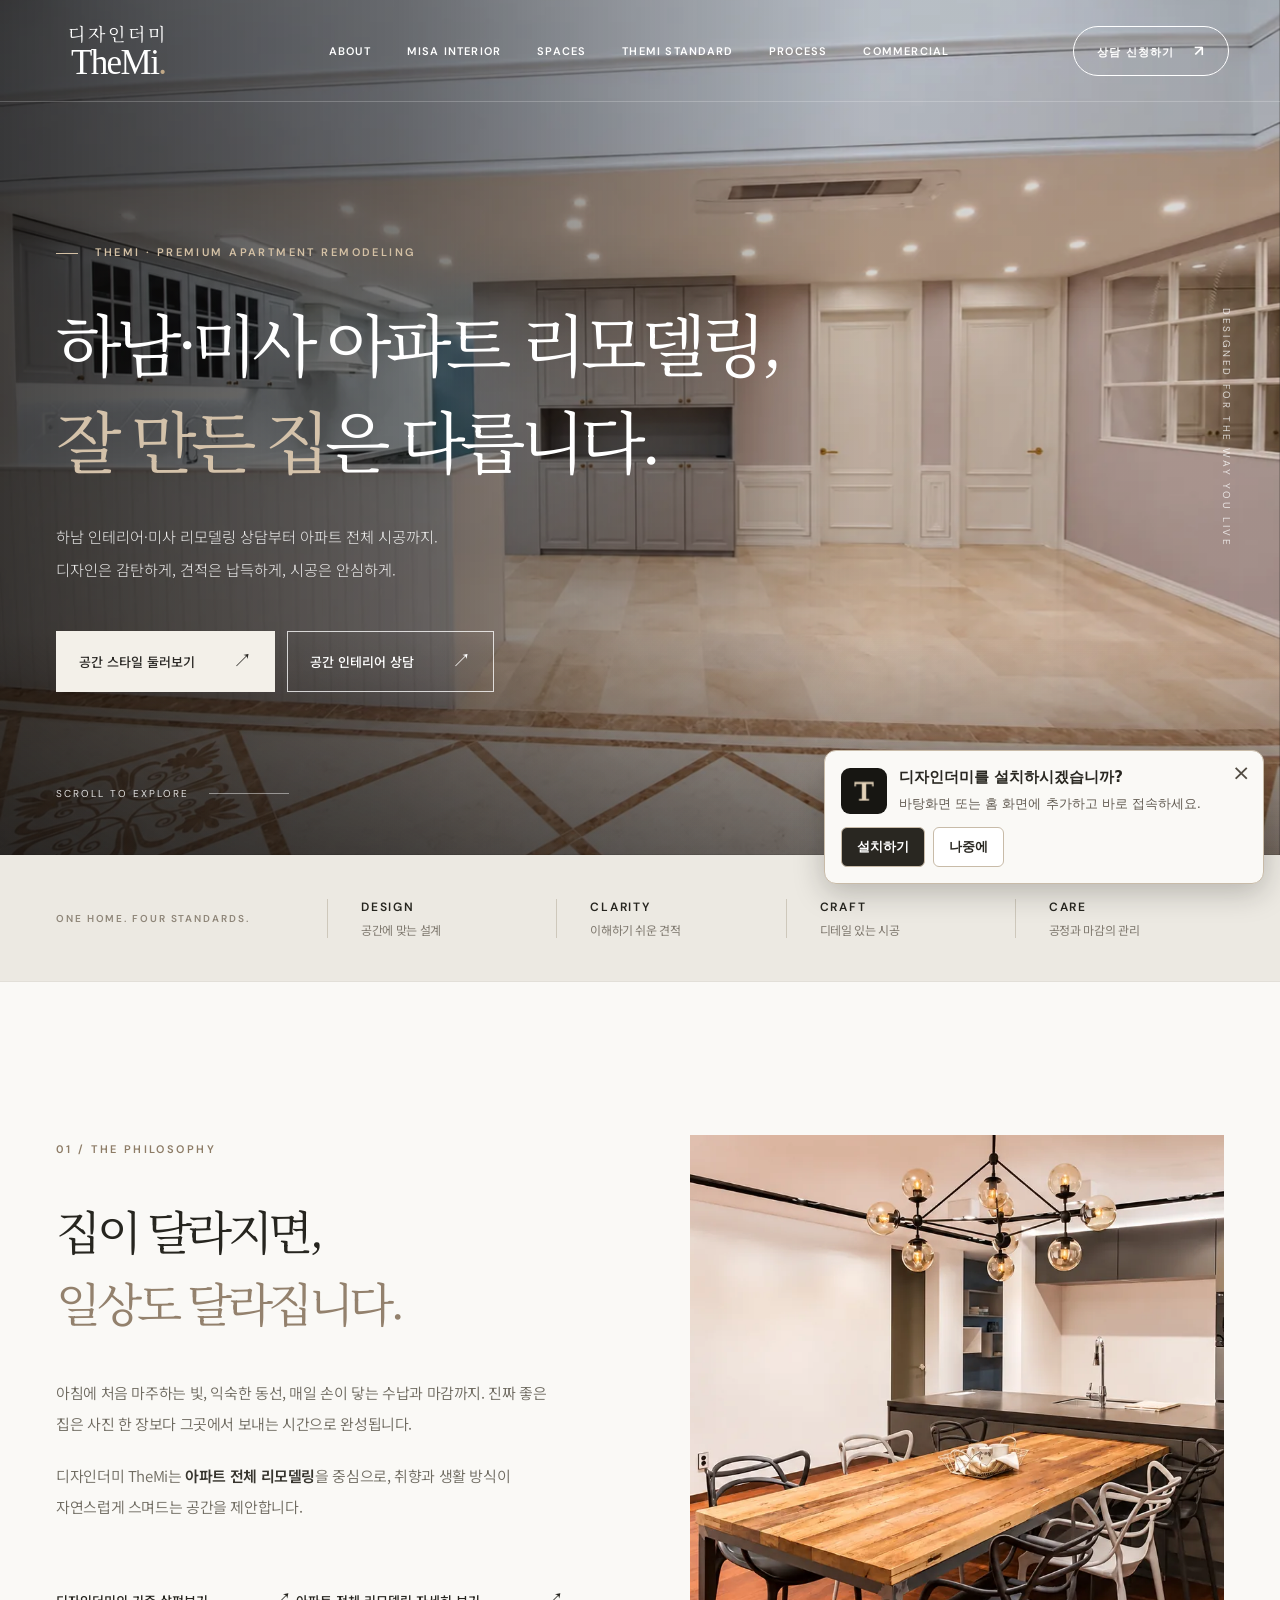
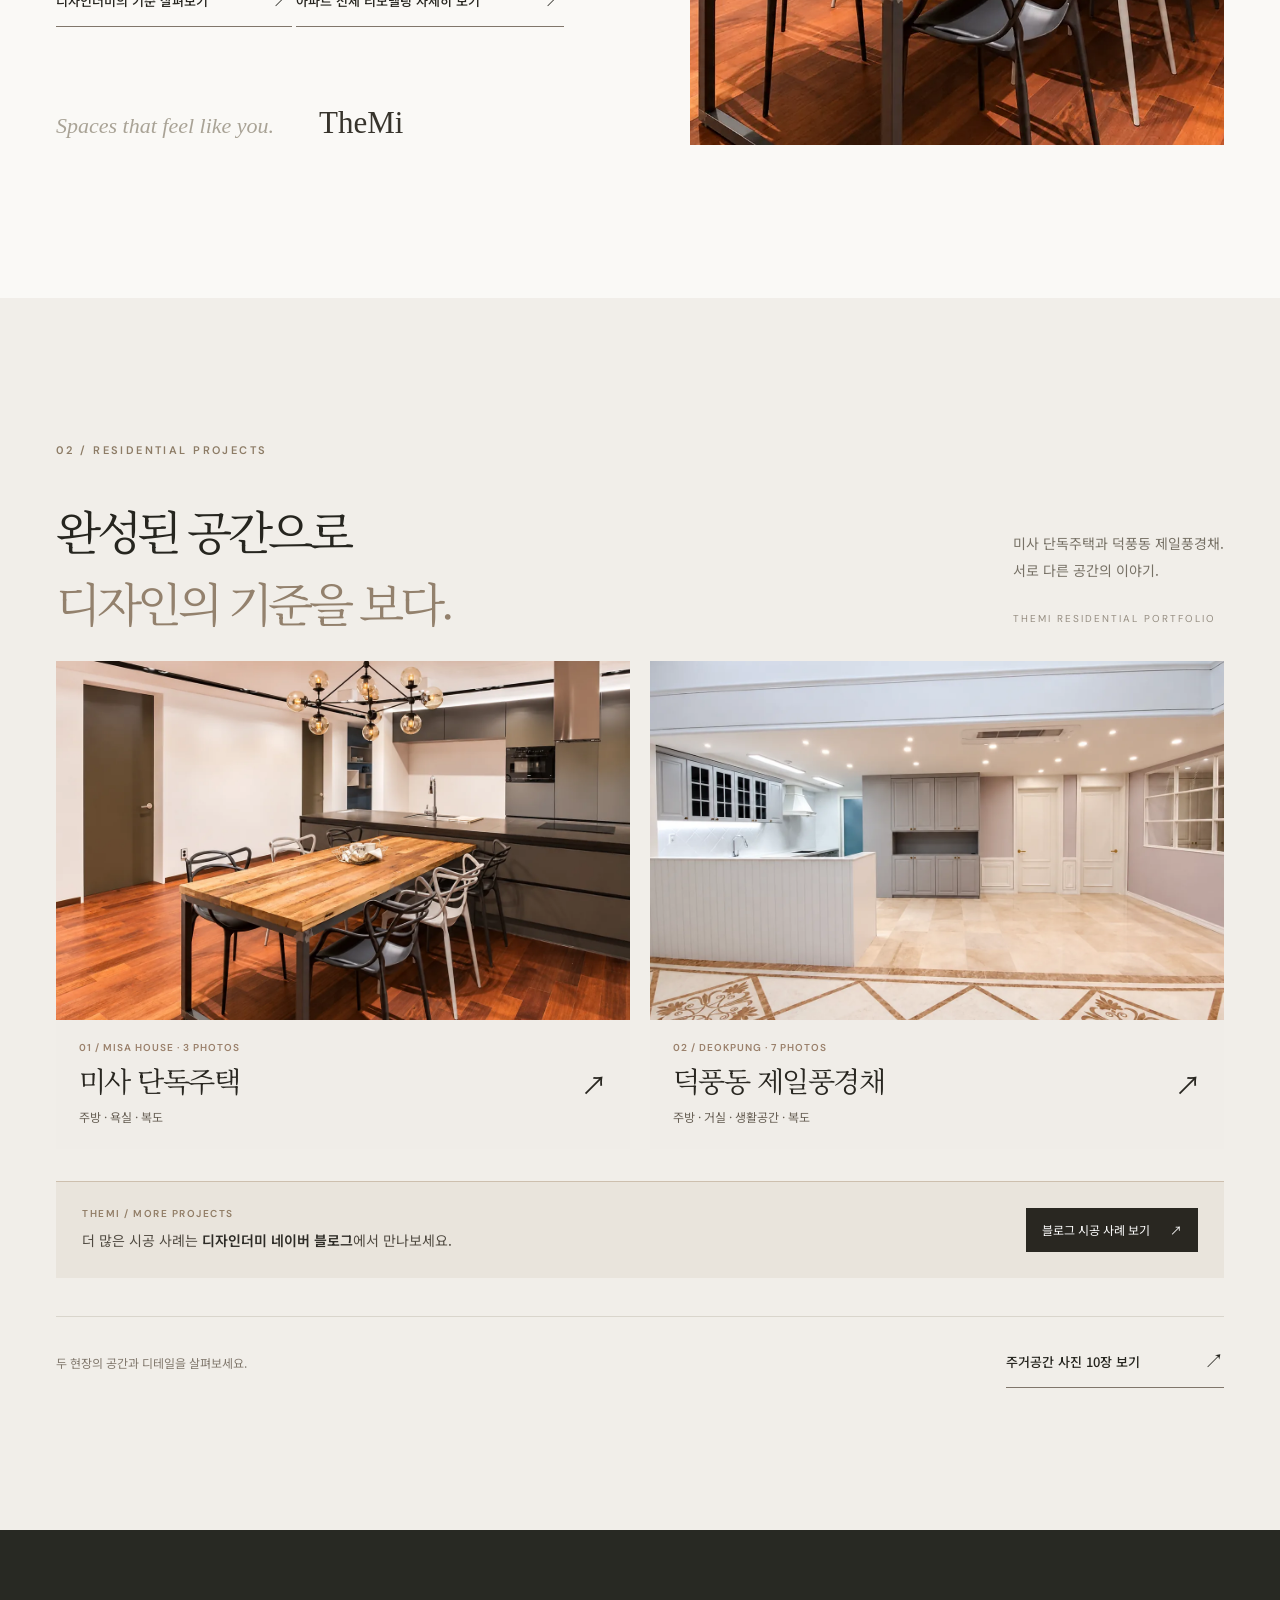
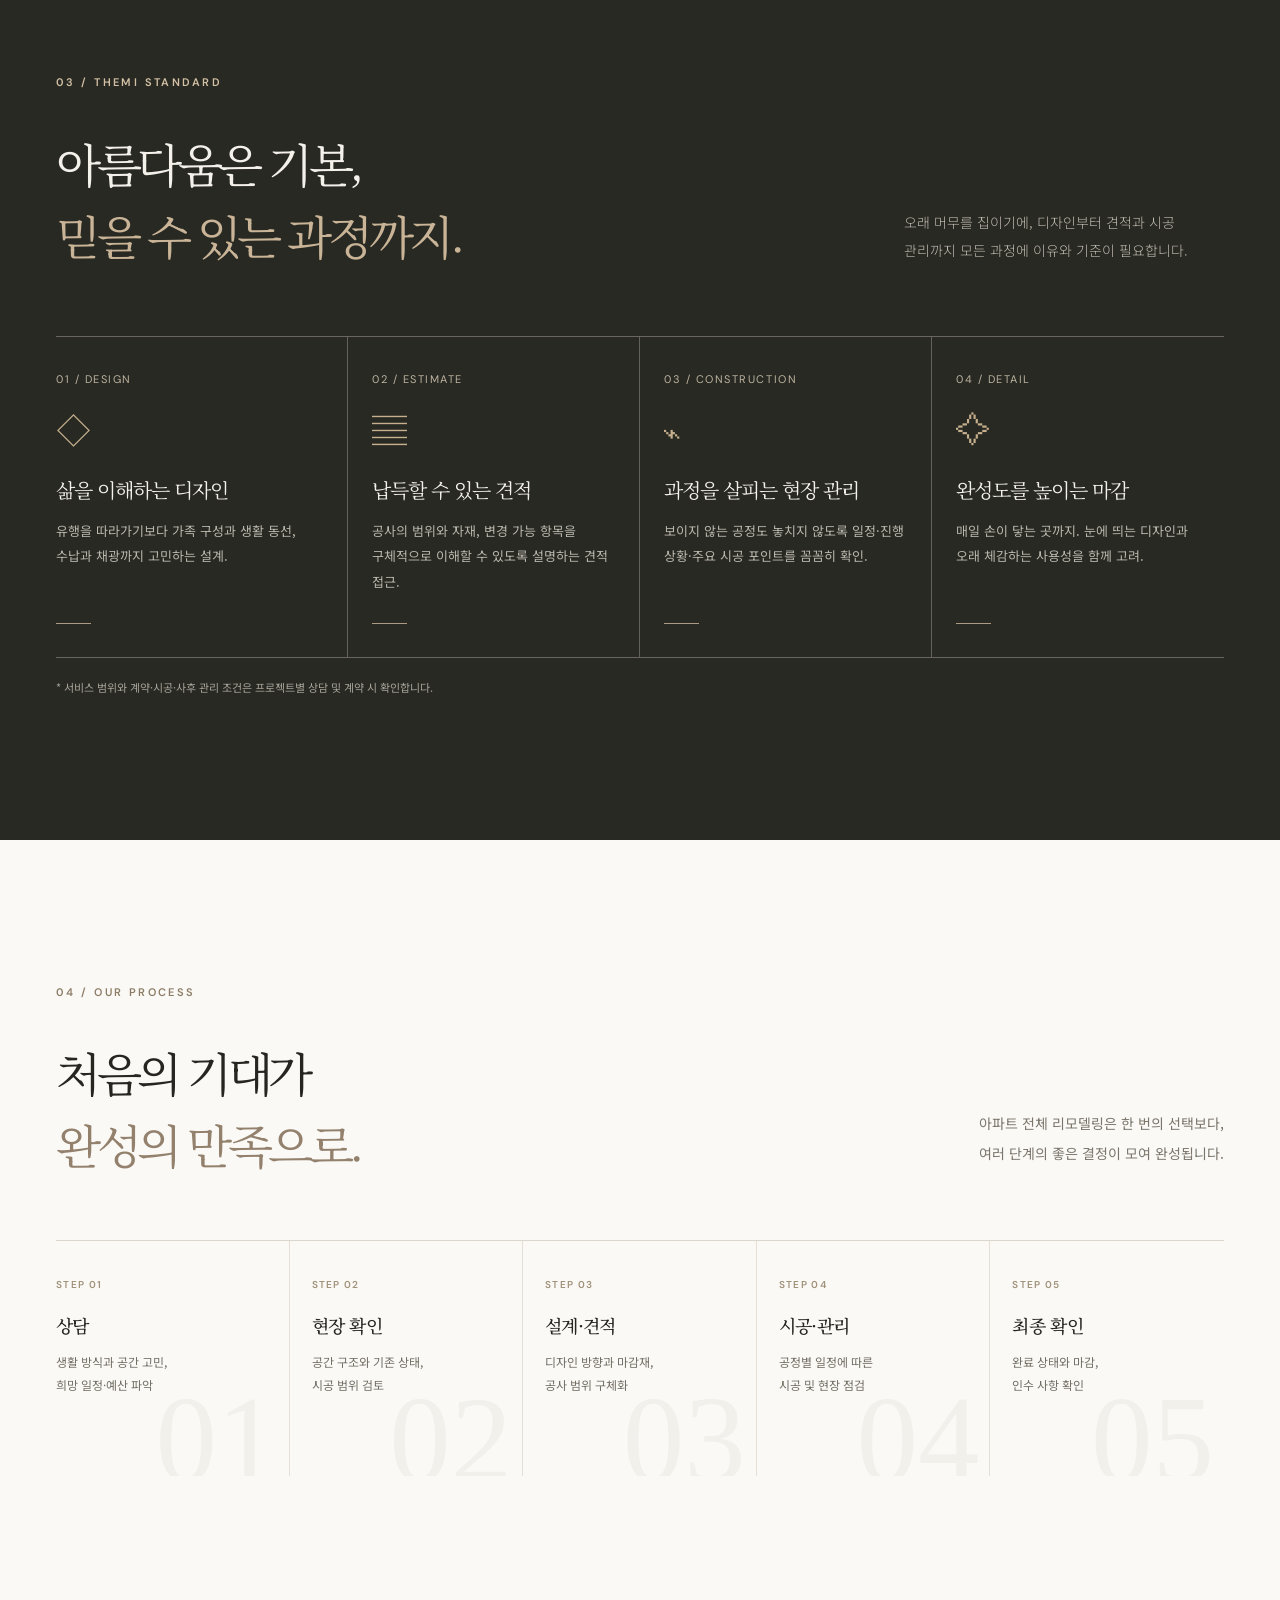
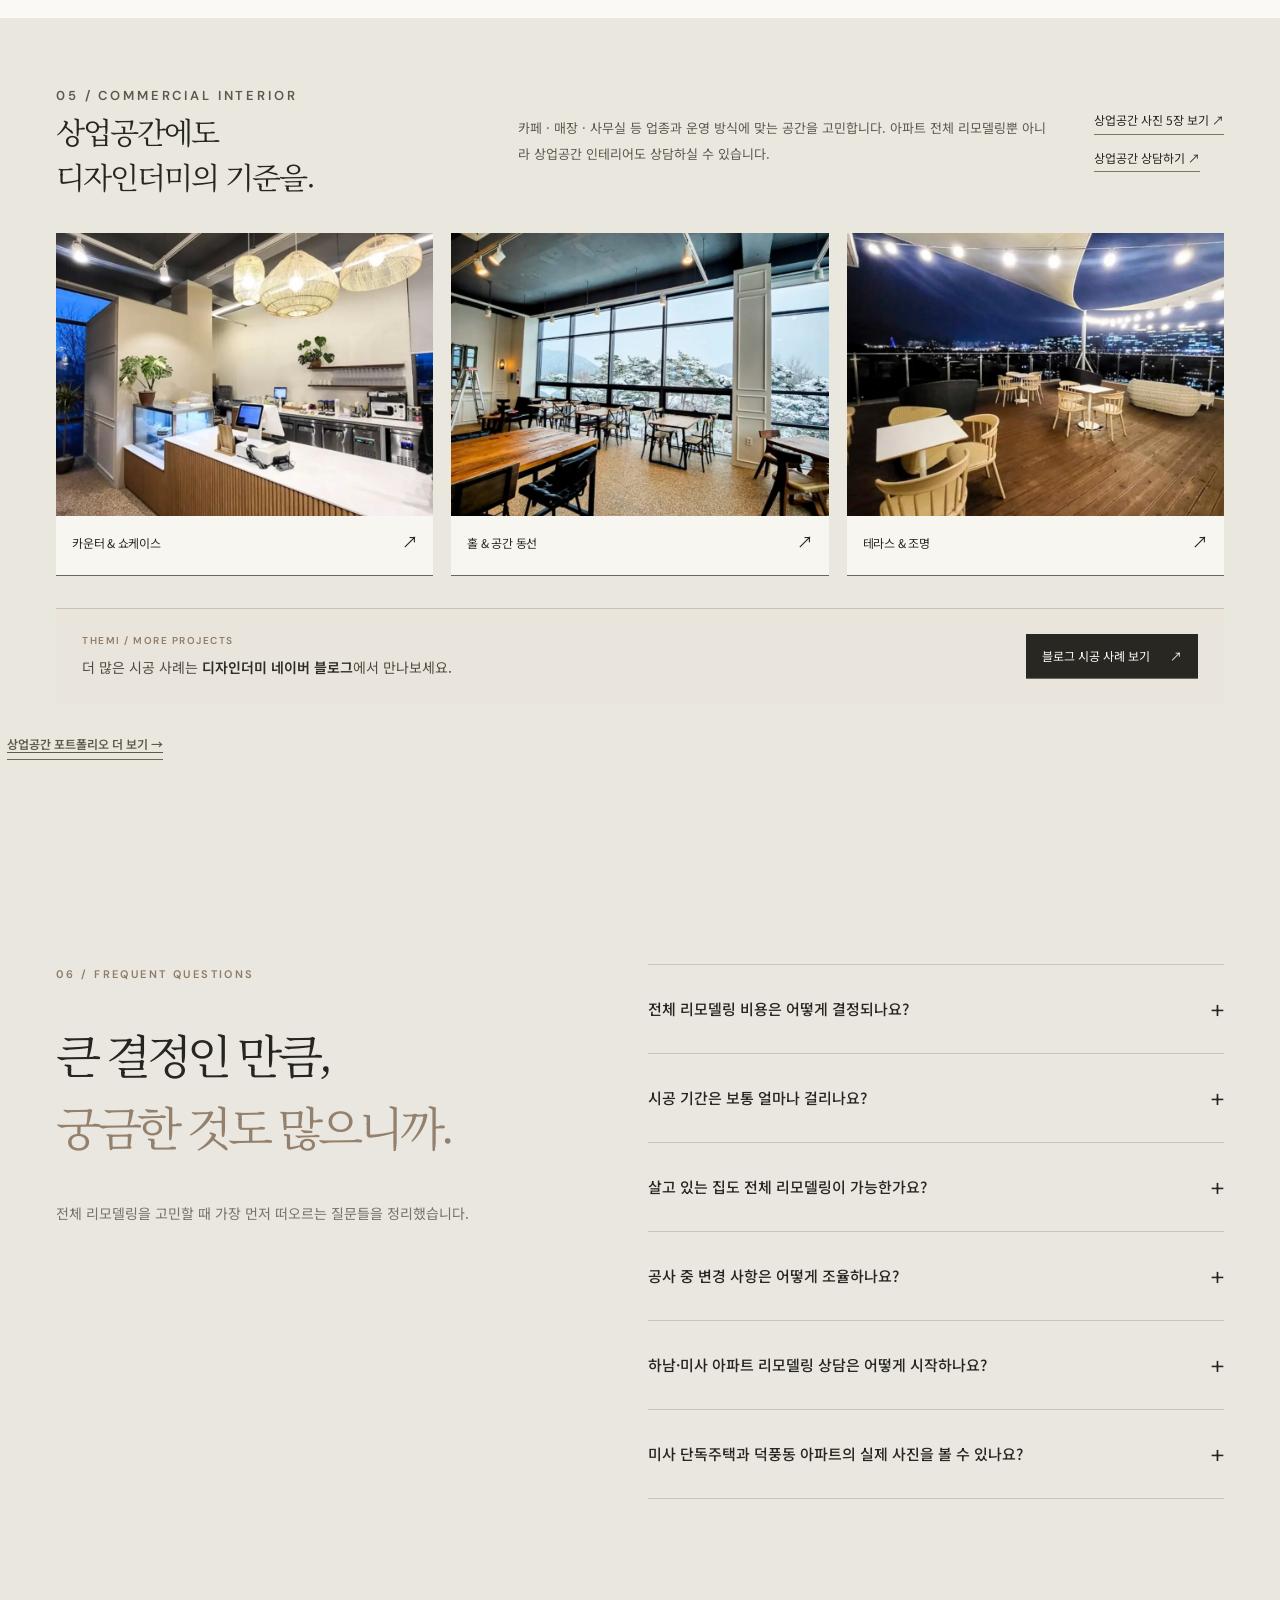
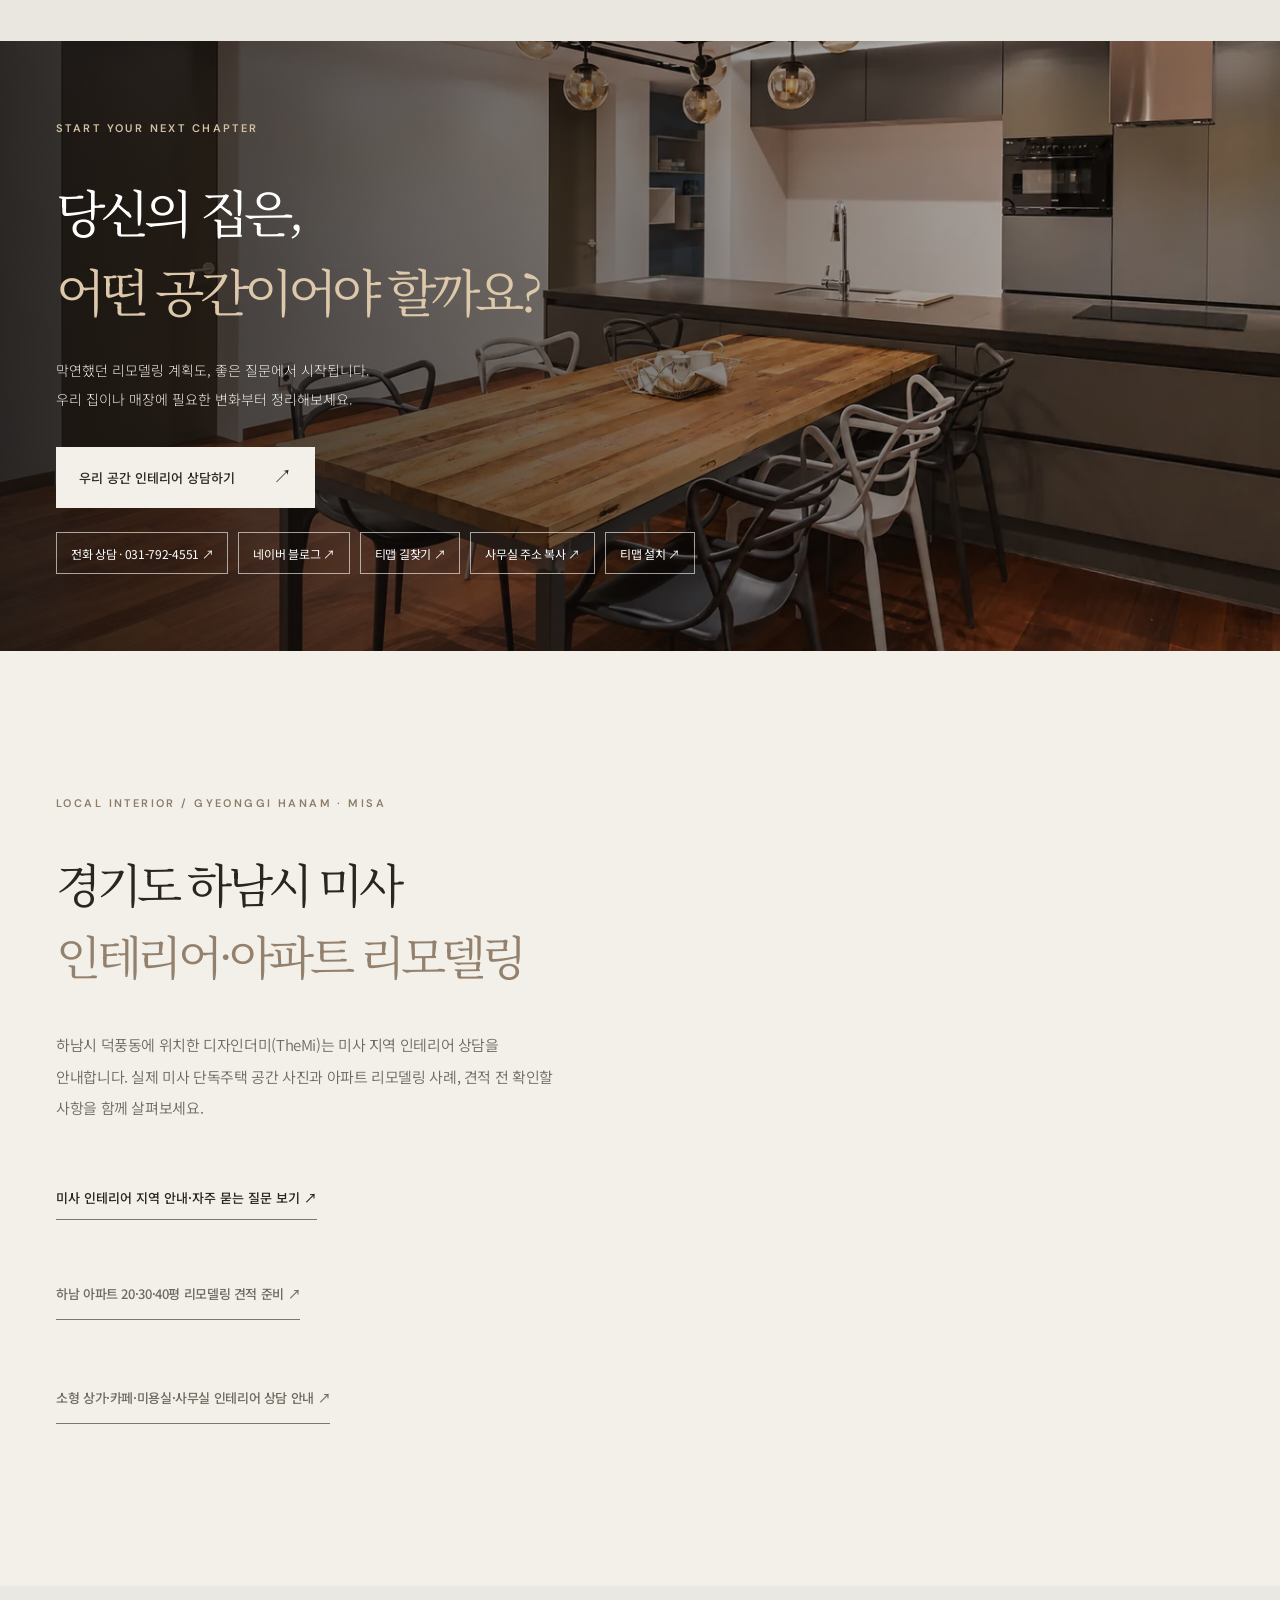
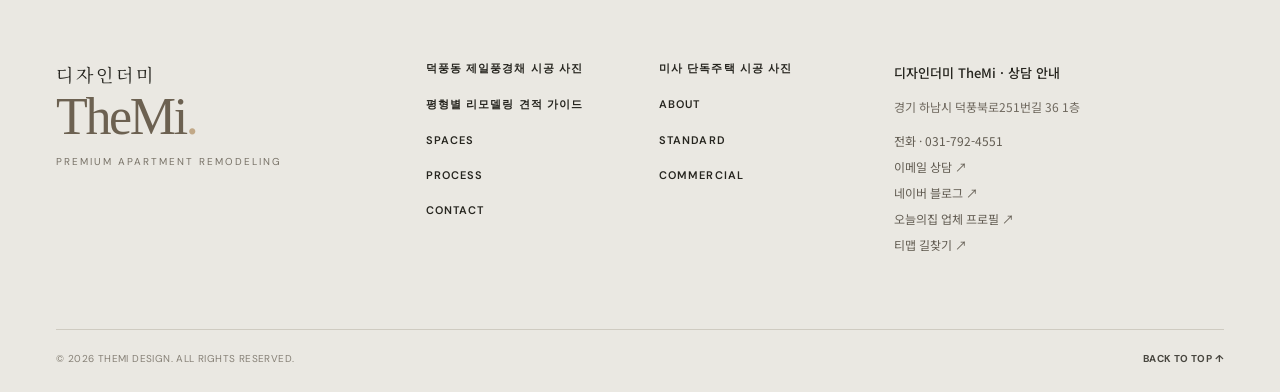
<file: index.html>
<!doctype html>
<html lang="ko">
<head>
  <meta charset="utf-8">
  <meta name="viewport" content="width=device-width, initial-scale=1, viewport-fit=cover">
  <meta name="theme-color" content="#171612">
  <meta name="robots" content="index, follow, max-image-preview:large, max-snippet:-1">
  <meta name="description" content="경기도 하남시 미사 인테리어·아파트 리모델링 상담. 디자인더미 TheMi의 미사 단독주택·덕풍동 제일풍경채 공간 사진과 상담 안내. 031-792-4551.">
  <link rel="canonical" href="https://themi.co.kr/">
  <meta property="og:type" content="website">
  <meta property="og:locale" content="ko_KR">
  <meta property="og:title" content="하남 아파트 전체 리모델링·상업공간 인테리어 | 디자인더미 TheMi">
  <meta property="og:url" content="https://themi.co.kr/">
  <meta property="og:site_name" content="디자인더미 TheMi">
  <meta property="og:description" content="하남 인테리어·하남 아파트 리모델링·미사 리모델링 상담. 디자인더미 TheMi는 하남 지역의 주거공간 전체 리모델링과 상업공간 인테리어를 안내합니다. 031-792-4551.">
  <meta property="og:image" content="https://themi.co.kr/assets/images/residential/deokpung-open-space.webp">
  <meta name="twitter:card" content="summary_large_image">
  <title>경기도 하남시 미사 인테리어·아파트 리모델링 | 디자인더미 TheMi</title>
  <link rel="icon" type="image/svg+xml" href="assets/favicon.svg">
  <link rel="preconnect" href="https://fonts.googleapis.com">
  <link rel="preconnect" href="https://fonts.gstatic.com" crossorigin>
  <link href="https://fonts.googleapis.com/css2?family=DM+Sans:wght@400;500;600;700&family=Manrope:wght@400;500;600;700&family=Noto+Sans+KR:wght@300;400;500;600;700&family=Noto+Serif+KR:wght@400;500;600&display=swap" rel="stylesheet">
  <link rel="stylesheet" href="assets/styles.css?v=20261125-responsive">
  <script src="assets/site-config.js?v=20261026-mail-771jung" defer></script>
  <script src="assets/app.js?v=20261125-responsive" defer></script>
  <script type="application/ld+json">
{
  "@context": "https://schema.org",
  "@graph": [
    {
      "@type": "LocalBusiness",
      "@id": "https://themi.co.kr/#business",
      "name": "디자인더미",
      "alternateName": ["TheMi", "더미디자인"],
      "description": "경기도 하남시 소재 아파트 전체 리모델링 및 상업공간 인테리어 상담",
      "url": "https://themi.co.kr/",
      "telephone": "+82-31-792-4551",
      "address": {
        "@type": "PostalAddress",
        "streetAddress": "덕풍북로251번길 36 1층",
        "addressLocality": "하남시",
        "addressRegion": "경기도",
        "addressCountry": "KR"
      },
      "areaServed": [{"@type":"Place","name":"경기도 하남시"},{"@type":"Place","name":"경기도 하남시 미사"},{"@type":"Place","name":"경기도 하남시 덕풍동"}],
      "sameAs": [
        "https://blog.naver.com/771jung",
        "https://ohou.se/experts/myhome/23353689?type=detail_infos"
      ],
      "image": "https://themi.co.kr/assets/images/residential/deokpung-open-space.webp"
    },
    {
      "@type": "WebSite",
      "@id": "https://themi.co.kr/#website",
      "url": "https://themi.co.kr/",
      "name": "디자인더미 TheMi",
      "inLanguage": "ko-KR",
      "publisher": {
        "@id": "https://themi.co.kr/#business"
      }
    },
    {
      "@type": "WebPage",
      "@id": "https://themi.co.kr/#webpage",
      "url": "https://themi.co.kr/",
      "name": "경기도 하남시 미사 인테리어·아파트 리모델링 | 디자인더미 TheMi",
      "description": "하남 인테리어·하남 아파트 리모델링·미사 리모델링 상담. 디자인더미 TheMi는 하남 지역의 주거공간 전체 리모델링과 상업공간 인테리어를 안내합니다. 031-792-4551.",
      "inLanguage": "ko-KR",
      "isPartOf": {
        "@id": "https://themi.co.kr/#website"
      },
      "about": {
        "@id": "https://themi.co.kr/#business"
      }
    },
    {
      "@type": "Service",
      "@id": "https://themi.co.kr/#apartment-service",
      "name": "아파트 전체 리모델링",
      "serviceType": "아파트 전체 리모델링",
      "url": "https://themi.co.kr/apartment-remodeling.html",
      "provider": {
        "@id": "https://themi.co.kr/#business"
      },
      "description": "아파트 내부 구성, 수납, 동선, 마감, 견적 및 시공 과정에 관한 상담"
    },
    {
      "@type": "Service",
      "@id": "https://themi.co.kr/#commercial-service",
      "name": "상업공간 인테리어",
      "serviceType": "상업공간 인테리어",
      "url": "https://themi.co.kr/commercial-interior.html",
      "provider": {
        "@id": "https://themi.co.kr/#business"
      },
      "description": "매장, 카페, 사무실 등의 공간 목적에 맞춘 설계와 견적 상담"
    }
  ]
}
  </script>
<link rel="manifest" href="/site.webmanifest">
<link rel="apple-touch-icon" sizes="180x180" href="/assets/icons/icon-180.png">
<meta name="apple-mobile-web-app-title" content="디자인더미">
<meta name="apple-mobile-web-app-capable" content="yes">
<meta name="apple-mobile-web-app-status-bar-style" content="default">
<link rel="stylesheet" href="/assets/install-banner.css?v=20261125-banner">
<script src="/assets/pwa-install.js?v=20261125-banner" defer></script>
<meta name="twitter:title" content="경기도 하남시 미사 인테리어·아파트 리모델링 | 디자인더미 TheMi">
<meta name="twitter:description" content="경기도 하남시 미사 인테리어·아파트 리모델링 상담. 디자인더미 TheMi의 미사 단독주택·덕풍동 제일풍경채 공간 사진과 상담 안내. 031-792-4551.">
<meta name="twitter:image" content="https://themi.co.kr/assets/images/residential/deokpung-open-space.webp">
<script type="application/ld+json">{"@context":"https://schema.org","@type":"FAQPage","mainEntity":[{"@type":"Question","name":"전체 리모델링 비용은 어떻게 결정되나요?","acceptedAnswer":{"@type":"Answer","text":"아파트 평형, 기존 설비 상태, 공사 범위, 창호·가구·마감재 사양에 따라 달라집니다. 현장 상태와 원하는 구성을 확인한 후 항목별 견적을 검토하는 방식이 좋습니다."}},{"@type":"Question","name":"시공 기간은 보통 얼마나 걸리나요?","acceptedAnswer":{"@type":"Answer","text":"철거 범위, 공정 수, 자재 납기, 관리사무소 공사 규정 등 변수에 따라 달라집니다. 정확한 기간과 일정은 현장 확인 및 설계·계약 단계에서 확인해야 합니다."}},{"@type":"Question","name":"살고 있는 집도 전체 리모델링이 가능한가요?","acceptedAnswer":{"@type":"Answer","text":"전체 철거와 설비·마감 공사가 포함되면 거주 상태로 진행하기 어려운 경우가 많습니다. 공사 범위와 임시 거주 계획을 함께 검토하는 것이 일반적입니다."}},{"@type":"Question","name":"공사 중 변경 사항은 어떻게 조율하나요?","acceptedAnswer":{"@type":"Answer","text":"설계·자재·공사 범위가 변경되면 일정과 비용에 영향을 줄 수 있습니다. 변경 전 내용을 기록하고 상호 확인하는 절차를 권장하며, 실제 계약 조건은 상담에서 안내합니다."}},{"@type":"Question","name":"하남·미사 아파트 리모델링 상담은 어떻게 시작하나요?","acceptedAnswer":{"@type":"Answer","text":"디자인더미 TheMi는 하남 지역의 아파트 전체 리모델링 상담을 안내합니다. 주거 형태, 현장 위치, 평형, 공사 범위와 희망 시기를 알려주시면 현장 확인과 견적 상담에 필요한 내용을 함께 정리할 수 있습니다."}},{"@type":"Question","name":"미사 단독주택과 덕풍동 아파트의 실제 사진을 볼 수 있나요?","acceptedAnswer":{"@type":"Answer","text":"홈페이지의 주거공간 포트폴리오에서 미사 단독주택과 덕풍동 제일풍경채 사진을 확인할 수 있습니다. 더 많은 사례는 네이버 블로그에서 안내합니다."}}]}</script>
<meta name="google-site-verification" content="AvECrGves1o4eiRo8FGwzD3PPHyx7OC6e9EUHe5Fsm0" />
</head>
<body>
  <a href="#main" class="skip-link">본문으로 바로가기</a>
  <header class="site-header" id="site-header">
    <a class="brand" href="#top" aria-label="디자인더미 TheMi 홈">
      <span class="brand-kr">디자인더미</span>
      <span class="brand-en">TheMi<span class="brand-dot">.</span></span>
    </a>
    <nav class="desktop-nav" aria-label="주요 메뉴">
      <a href="#about">ABOUT</a><a href="misa-interior.html">MISA INTERIOR</a><a href="#spaces">SPACES</a><a href="#strength">THEMI STANDARD</a><a href="#process">PROCESS</a><a href="#commercial">COMMERCIAL</a>
    </nav>
    <div class="header-right">
      <a class="header-cta" href="#contact">상담 신청하기 <span aria-hidden="true">↗</span></a>
      <button class="menu-toggle" type="button" id="menu-toggle" aria-label="메뉴 열기" aria-controls="mobile-nav" aria-expanded="false"><span></span><span></span></button>
    </div>
  </header>
  <nav class="mobile-nav" id="mobile-nav" aria-label="모바일 메뉴" inert>
    <a href="#about">디자인더미 소개 <span>01</span></a><a href="misa-interior.html">미사 인테리어 <span>↗</span></a><a href="#spaces">공간 스타일 <span>02</span></a><a href="hanam-remodeling-guide.html">리모델링 견적 가이드 <span>↗</span></a><a href="#strength">디자인더미의 기준 <span>03</span></a><a href="#process">진행 과정 <span>04</span></a><a href="#commercial">상업공간 <span>05</span></a><a href="#contact">상담 신청 <span>06</span></a>
    <p>THEMI / PREMIUM APARTMENT REMODELING</p>
  </nav>

  <main id="main">
    <section class="hero" id="top" aria-labelledby="hero-title">
      <img class="hero-image" src="assets/images/residential/deokpung-open-space.webp" alt="하남 덕풍동 제일풍경채 아파트 전체 리모델링 시공 공간, 거실과 주방" fetchpriority="high">
      <div class="hero-shade"></div>
      <div class="hero-content page-width">
        <span class="kicker kicker-light reveal"><span class="tiny-line"></span> THEMI · PREMIUM APARTMENT REMODELING</span>
        <h1 class="reveal" id="hero-title">하남·미사 아파트 리모델링,<br><em>잘 만든 집</em>은 다릅니다.</h1>
        <p class="hero-lead reveal">하남 인테리어·미사 리모델링 상담부터 아파트 전체 시공까지.<br>디자인은 감탄하게, 견적은 납득하게, 시공은 안심하게.</p>
        <div class="hero-actions reveal">
          <a class="btn btn-cream" href="#spaces">공간 스타일 둘러보기 <span aria-hidden="true">↗</span></a>
          <a class="btn btn-outline-light" href="#contact">공간 인테리어 상담 <span aria-hidden="true">↗</span></a>
        </div>
      </div>
      <div class="hero-side-label" aria-hidden="true">DESIGNED FOR THE WAY YOU LIVE</div>
      <div class="hero-bottom page-width">
        <span class="scroll-label">SCROLL TO EXPLORE <span class="scroll-rule"></span></span>
        <span class="hero-index">01 <span>/</span> THEMI SPACE</span>
      </div>
      
    </section>

    <section class="promise" aria-label="디자인더미가 생각하는 리모델링의 기준">
      <div class="page-width promise-inner">
        <span class="promise-intro">ONE HOME. FOUR STANDARDS.</span>
        <div><b>DESIGN</b><small>공간에 맞는 설계</small></div><div><b>CLARITY</b><small>이해하기 쉬운 견적</small></div><div><b>CRAFT</b><small>디테일 있는 시공</small></div><div><b>CARE</b><small>공정과 마감의 관리</small></div>
      </div>
    </section>

    <section class="about section-pad" id="about" aria-labelledby="about-title">
      <div class="page-width about-grid">
        <div class="about-left">
          <p class="eyebrow reveal">01 / THE PHILOSOPHY</p>
          <h2 class="display-heading reveal" id="about-title">집이 달라지면,<br><em>일상도 달라집니다.</em></h2>
          <p class="section-copy reveal">아침에 처음 마주하는 빛, 익숙한 동선, 매일 손이 닿는 수납과 마감까지. 진짜 좋은 집은 사진 한 장보다 그곳에서 보내는 시간으로 완성됩니다.</p>
          <p class="section-copy reveal">디자인더미 TheMi는 <strong>아파트 전체 리모델링</strong>을 중심으로, 취향과 생활 방식이 자연스럽게 스며드는 공간을 제안합니다.</p>
          <a class="text-link reveal" href="#strength">디자인더미의 기준 살펴보기 <span aria-hidden="true">↗</span></a>
          <a class="text-link reveal" href="https://themi.co.kr/apartment-remodeling.html#residential-portfolio">아파트 전체 리모델링 자세히 보기 <span aria-hidden="true">↗</span></a>
          <div class="about-signature" aria-hidden="true">Spaces that feel like you. <span>TheMi</span></div>
        </div>
        <div class="about-visual reveal">
          <img src="assets/images/residential/misa-dining.webp" alt="하남 미사 단독주택 인테리어, 우드톤 다이닝 공간" loading="lazy">
          
          
        </div>
      </div>
    </section>

    <section class="spaces section-pad" id="spaces" aria-labelledby="spaces-title">
      <div class="page-width">
        <div class="section-heading spaces-heading reveal">
          <div><p class="eyebrow">02 / RESIDENTIAL PROJECTS</p><h2 class="display-heading" id="spaces-title">완성된 공간으로<br><em>디자인의 기준을 보다.</em></h2></div>
          <div class="heading-aside"><p>미사 단독주택과 덕풍동 제일풍경채.<br>서로 다른 공간의 이야기.</p><span>THEMI RESIDENTIAL PORTFOLIO</span></div>
        </div>
        
        <div class="home-project-cards">
          <a href="apartment-remodeling.html#misa-house" class="home-project-card reveal" aria-label="미사 단독주택 주거공간 사진 3장 보기">
            <span class="home-project-image"><img src="assets/images/residential/misa-dining.webp" alt="미사 단독주택 우드톤 주방과 원목 다이닝" loading="lazy" decoding="async"></span>
            <span class="home-project-caption"><span><small>01 / MISA HOUSE · 3 PHOTOS</small><strong>미사 단독주택</strong><span>주방 · 욕실 · 복도</span></span><b aria-hidden="true">↗</b></span>
          </a>
          <a href="apartment-remodeling.html#deokpung-jeil" class="home-project-card reveal" aria-label="덕풍동 제일풍경채 주거공간 사진 7장 보기">
            <span class="home-project-image"><img src="assets/images/residential/deokpung-open-space.webp" alt="덕풍동 제일풍경채 리모델링 주방과 거실" loading="lazy" decoding="async"></span>
            <span class="home-project-caption"><span><small>02 / DEOKPUNG · 7 PHOTOS</small><strong>덕풍동 제일풍경채</strong><span>주방 · 거실 · 생활공간 · 복도</span></span><b aria-hidden="true">↗</b></span>
          </a>
        </div>
        <div class="portfolio-blog-cta"><div><span class="portfolio-blog-kicker">THEMI / MORE PROJECTS</span><p>더 많은 시공 사례는 <strong>디자인더미 네이버 블로그</strong>에서 만나보세요.</p></div><a href="https://blog.naver.com/771jung" target="_blank" rel="noopener noreferrer">블로그 시공 사례 보기 <span aria-hidden="true">↗</span></a></div>
        <div class="spaces-bottom reveal"><p>두 현장의 공간과 디테일을 살펴보세요.</p><a class="text-link" href="apartment-remodeling.html#residential-portfolio">주거공간 사진 10장 보기 <span aria-hidden="true">↗</span></a></div>
      </div>
    </section>

    <section class="standard section-pad" id="strength" aria-labelledby="standard-title">
      <div class="page-width">
        <div class="standard-head reveal"><div><p class="eyebrow eyebrow-light">03 / THEMI STANDARD</p><h2 class="display-heading" id="standard-title">아름다움은 기본,<br><em>믿을 수 있는 과정까지.</em></h2></div><p>오래 머무를 집이기에, 디자인부터 견적과 시공 관리까지 모든 과정에 이유와 기준이 필요합니다.</p></div>
        <div class="standard-grid">
          <article class="standard-card reveal"><span class="standard-num">01 / DESIGN</span><span class="standard-icon" aria-hidden="true">◇</span><h3>삶을 이해하는 디자인</h3><p>유행을 따라가기보다 가족 구성과 생활 동선, 수납과 채광까지 고민하는 설계.</p><span class="line"></span></article>
          <article class="standard-card reveal"><span class="standard-num">02 / ESTIMATE</span><span class="standard-icon" aria-hidden="true">▤</span><h3>납득할 수 있는 견적</h3><p>공사의 범위와 자재, 변경 가능 항목을 구체적으로 이해할 수 있도록 설명하는 견적 접근.</p><span class="line"></span></article>
          <article class="standard-card reveal"><span class="standard-num">03 / CONSTRUCTION</span><span class="standard-icon" aria-hidden="true">⌁</span><h3>과정을 살피는 현장 관리</h3><p>보이지 않는 공정도 놓치지 않도록 일정·진행 상황·주요 시공 포인트를 꼼꼼히 확인.</p><span class="line"></span></article>
          <article class="standard-card reveal"><span class="standard-num">04 / DETAIL</span><span class="standard-icon" aria-hidden="true">✧</span><h3>완성도를 높이는 마감</h3><p>매일 손이 닿는 곳까지. 눈에 띄는 디자인과 오래 체감하는 사용성을 함께 고려.</p><span class="line"></span></article>
        </div>
        <p class="standards-footnote">* 서비스 범위와 계약·시공·사후 관리 조건은 프로젝트별 상담 및 계약 시 확인합니다.</p>
      </div>
    </section>

    <section class="process section-pad" id="process" aria-labelledby="process-title">
      <div class="page-width">
        <div class="section-heading process-head reveal"><div><p class="eyebrow">04 / OUR PROCESS</p><h2 class="display-heading" id="process-title">처음의 기대가<br><em>완성의 만족으로.</em></h2></div><p class="heading-aside">아파트 전체 리모델링은 한 번의 선택보다,<br>여러 단계의 좋은 결정이 모여 완성됩니다.</p></div>
        <div class="process-steps">
          <div class="process-step reveal"><span class="step-no">STEP 01</span><h3>상담</h3><p>생활 방식과 공간 고민,<br>희망 일정·예산 파악</p><span class="step-deco">01</span></div>
          <div class="process-step reveal"><span class="step-no">STEP 02</span><h3>현장 확인</h3><p>공간 구조와 기존 상태,<br>시공 범위 검토</p><span class="step-deco">02</span></div>
          <div class="process-step reveal"><span class="step-no">STEP 03</span><h3>설계·견적</h3><p>디자인 방향과 마감재,<br>공사 범위 구체화</p><span class="step-deco">03</span></div>
          <div class="process-step reveal"><span class="step-no">STEP 04</span><h3>시공·관리</h3><p>공정별 일정에 따른<br>시공 및 현장 점검</p><span class="step-deco">04</span></div>
          <div class="process-step reveal"><span class="step-no">STEP 05</span><h3>최종 확인</h3><p>완료 상태와 마감,<br>인수 사항 확인</p><span class="step-deco">05</span></div>
        </div>
      </div>
    </section>

    <section class="commercial-note" id="commercial" aria-labelledby="commercial-title">
      <div class="page-width commercial-note-grid">
        <div>
          <p class="eyebrow">05 / COMMERCIAL INTERIOR</p>
          <h2 id="commercial-title">상업공간에도<br>디자인더미의 기준을.</h2>
        </div>
        <p>카페 · 매장 · 사무실 등 업종과 운영 방식에 맞는 공간을 고민합니다. 아파트 전체 리모델링뿐 아니라 상업공간 인테리어도 상담하실 수 있습니다.</p>
        <div class="commercial-actions"><a href="https://themi.co.kr/commercial-interior.html#portfolio">상업공간 사진 5장 보기 ↗</a><a href="#contact" data-open-inquiry-link>상업공간 상담하기 ↗</a></div>
      </div>
      <div class="page-width home-commercial-preview" aria-label="디자인더미 상업공간 사진 미리보기">
        <a href="commercial-interior.html#portfolio" aria-label="상업공간 카운터 사진 갤러리 보기"><img src="assets/images/commercial/counter.webp" alt="원목 루버 카운터와 쇼케이스가 있는 매장" loading="lazy" decoding="async"><span>카운터 & 쇼케이스 <b>↗</b></span></a>
        <a href="commercial-interior.html#portfolio" aria-label="상업공간 홀 사진 갤러리 보기"><img src="assets/images/commercial/hall-day.webp" alt="통창과 원목 테이블을 갖춘 상업공간 홀" loading="lazy" decoding="async"><span>홀 & 공간 동선 <b>↗</b></span></a>
        <a href="commercial-interior.html#portfolio" aria-label="상업공간 테라스 사진 갤러리 보기"><img src="assets/images/commercial/rooftop.webp" alt="도시 야경이 보이는 테라스 좌석과 조명" loading="lazy" decoding="async"><span>테라스 & 조명 <b>↗</b></span></a>
      </div>
      <div class="page-width"><div class="portfolio-blog-cta"><div><span class="portfolio-blog-kicker">THEMI / MORE PROJECTS</span><p>더 많은 시공 사례는 <strong>디자인더미 네이버 블로그</strong>에서 만나보세요.</p></div><a href="https://blog.naver.com/771jung" target="_blank" rel="noopener noreferrer">블로그 시공 사례 보기 <span aria-hidden="true">↗</span></a></div></div>
      <p class="page-width home-commercial-caption"><a href="commercial-interior.html#portfolio">상업공간 포트폴리오 더 보기 →</a></p>
    </section>

    <section class="faq section-pad" id="faq" aria-labelledby="faq-title">
      <div class="page-width faq-layout">
        <div class="faq-intro reveal"><p class="eyebrow">06 / FREQUENT QUESTIONS</p><h2 class="display-heading" id="faq-title">큰 결정인 만큼,<br><em>궁금한 것도 많으니까.</em></h2><p>전체 리모델링을 고민할 때 가장 먼저 떠오르는 질문들을 정리했습니다.</p></div>
        <div class="faq-items">
          <details class="faq-item reveal"><summary>전체 리모델링 비용은 어떻게 결정되나요?<span aria-hidden="true">+</span></summary><p>아파트 평형, 기존 설비 상태, 공사 범위, 창호·가구·마감재 사양에 따라 달라집니다. 현장 상태와 원하는 구성을 확인한 후 항목별 견적을 검토하는 방식이 좋습니다.</p></details>
          <details class="faq-item reveal"><summary>시공 기간은 보통 얼마나 걸리나요?<span aria-hidden="true">+</span></summary><p>철거 범위, 공정 수, 자재 납기, 관리사무소 공사 규정 등 변수에 따라 달라집니다. 정확한 기간과 일정은 현장 확인 및 설계·계약 단계에서 확인해야 합니다.</p></details>
          <details class="faq-item reveal"><summary>살고 있는 집도 전체 리모델링이 가능한가요?<span aria-hidden="true">+</span></summary><p>전체 철거와 설비·마감 공사가 포함되면 거주 상태로 진행하기 어려운 경우가 많습니다. 공사 범위와 임시 거주 계획을 함께 검토하는 것이 일반적입니다.</p></details>
          <details class="faq-item reveal"><summary>공사 중 변경 사항은 어떻게 조율하나요?<span aria-hidden="true">+</span></summary><p>설계·자재·공사 범위가 변경되면 일정과 비용에 영향을 줄 수 있습니다. 변경 전 내용을 기록하고 상호 확인하는 절차를 권장하며, 실제 계약 조건은 상담에서 안내합니다.</p></details>
          <details class="faq-item reveal"><summary>하남·미사 아파트 리모델링 상담은 어떻게 시작하나요?<span aria-hidden="true">+</span></summary><p>디자인더미 TheMi는 하남 지역의 아파트 전체 리모델링 상담을 안내합니다. 주거 형태, 현장 위치, 평형, 공사 범위와 희망 시기를 알려주시면 현장 확인과 견적 상담에 필요한 내용을 함께 정리할 수 있습니다.</p></details>
          <details class="faq-item reveal"><summary>미사 단독주택과 덕풍동 아파트의 실제 사진을 볼 수 있나요?<span aria-hidden="true">+</span></summary><p>홈페이지의 <a href="apartment-remodeling.html#residential-portfolio">주거공간 포트폴리오</a>에서 미사 단독주택과 덕풍동 제일풍경채 사진을 확인할 수 있습니다. 더 많은 사례는 <a href="https://blog.naver.com/771jung" target="_blank" rel="noopener noreferrer">네이버 블로그</a>에서 안내합니다.</p></details>
        </div>
      </div>
    </section>

    <section class="contact" id="contact" aria-labelledby="contact-title">
      <img class="contact-image" src="assets/images/residential/misa-dining.webp" alt="미사 단독주택 주방과 다이닝 공간" loading="lazy">
      <div class="contact-overlay"></div>
      <div class="page-width contact-inner reveal">
        <p class="eyebrow eyebrow-light">START YOUR NEXT CHAPTER</p>
        <h2 class="display-heading" id="contact-title">당신의 집은,<br><em>어떤 공간이어야 할까요?</em></h2>
        <p>막연했던 리모델링 계획도, 좋은 질문에서 시작됩니다.<br>우리 집이나 매장에 필요한 변화부터 정리해보세요.</p>
        <button type="button" class="btn btn-cream" data-open-inquiry>우리 공간 인테리어 상담하기 <span aria-hidden="true">↗</span></button>
        <div class="contact-shortcuts">
          <a href="tel:0317924551" data-theme-phone-link>전화 상담 · 031-792-4551 ↗</a>
          <a href="https://blog.naver.com/771jung" data-theme-blog-link target="_blank" rel="noopener noreferrer">네이버 블로그 ↗</a>
          <a href="tmap://route?goalname=%EB%94%94%EC%9E%90%EC%9D%B8%EB%8D%94%EB%AF%B8&goalx=127.2111985&goaly=37.5487329" data-theme-map-link aria-label="티맵 앱으로 길찾기">티맵 길찾기 ↗</a>
          <button type="button" data-copy-office-address class="office-copy">사무실 주소 복사 ↗</button>
          <a data-theme-tmap-store href="https://play.google.com/store/apps/details?id=com.skt.tmap.ku" target="_blank" rel="noopener noreferrer">티맵 설치 ↗</a>
        </div>
        
      </div>
      
    </section>
    <section class="section-pad" aria-labelledby="misa-local-title" style="background:#f3f0ea;color:#29251f">
      <div class="page-width">
        <p class="eyebrow">LOCAL INTERIOR / GYEONGGI HANAM · MISA</p>
        <h2 class="display-heading" id="misa-local-title">경기도 하남시 미사<br><em>인테리어·아파트 리모델링</em></h2>
        <p class="section-copy">하남시 덕풍동에 위치한 디자인더미(TheMi)는 미사 지역 인테리어 상담을 안내합니다. 실제 미사 단독주택 공간 사진과 아파트 리모델링 사례, 견적 전 확인할 사항을 함께 살펴보세요.</p>
        <a class="text-link" href="misa-interior.html">미사 인테리어 지역 안내·자주 묻는 질문 보기 ↗</a>
        <p class="section-copy" style="margin-top:16px"><a class="text-link" href="hanam-remodeling-guide.html">하남 아파트 20·30·40평 리모델링 견적 준비 ↗</a></p>
        <p class="section-copy"><a class="text-link" href="commercial-interior.html#commercial-small-spaces">소형 상가·카페·미용실·사무실 인테리어 상담 안내 ↗</a></p>
      </div>
    </section>
  </main>

  <footer class="footer"><div class="page-width footer-top"><div class="footer-brand"><span class="brand-kr">디자인더미</span><span class="brand-en">TheMi<span class="brand-dot">.</span></span><small>PREMIUM APARTMENT REMODELING</small></div><div class="footer-links"><a href="deokpung-jeil-remodeling.html">덕풍동 제일풍경채 시공 사진</a><a href="misa-house-interior.html">미사 단독주택 시공 사진</a><a href="hanam-remodeling-guide.html">평형별 리모델링 견적 가이드</a><a href="#about">ABOUT</a><a href="#spaces">SPACES</a><a href="#strength">STANDARD</a><a href="#process">PROCESS</a><a href="#commercial">COMMERCIAL</a><a href="#contact">CONTACT</a></div><div class="footer-notice"><b>디자인더미 TheMi · 상담 안내</b>
  <address data-theme-address>경기 하남시 덕풍북로251번길 36 1층</address>
  <div class="footer-contact-links">
    <a href="tel:0317924551" data-theme-phone-link>전화 · 031-792-4551</a>
    <a href="mailto:771jung@naver.com" data-theme-email-link>이메일 상담 ↗</a>
    <a href="https://blog.naver.com/771jung" data-theme-blog-link target="_blank" rel="noopener noreferrer">네이버 블로그 ↗</a>
    <a href="https://ohou.se/experts/myhome/23353689?type=detail_infos" target="_blank" rel="noopener noreferrer">오늘의집 업체 프로필 ↗</a>
    <a href="tmap://route?goalname=%EB%94%94%EC%9E%90%EC%9D%B8%EB%8D%94%EB%AF%B8&goalx=127.2111985&goaly=37.5487329" data-theme-directions-link aria-label="티맵 앱으로 길찾기">티맵 길찾기 ↗</a>
  </div>
</div></div><div class="page-width footer-bottom"><span>© <span id="year">2026</span> THEMI DESIGN. ALL RIGHTS RESERVED.</span><a href="#top">BACK TO TOP ↑</a></div></footer>

  <button type="button" class="mobile-bottom-cta" data-open-inquiry>인테리어 상담 신청 <span>↗</span></button>

  <dialog id="inquiry-dialog" class="inquiry-dialog" aria-labelledby="inquiry-title">
    <div class="dialog-heading"><div><p class="eyebrow">THEMI / CONSULTATION</p><h2 id="inquiry-title">디자인더미 인테리어 상담</h2><p>주거 또는 상업공간을 선택하고 상담 내용을 남겨주세요.</p></div><button type="button" class="modal-close" data-close-inquiry aria-label="닫기">×</button></div>
    <form id="inquiry-form" novalidate>
      <label class="full-field">상담 분야
        <select id="form-type" name="project_type" required>
          <option value="">상담 분야를 선택해주세요</option>
          <option value="아파트 전체 리모델링">아파트 전체 리모델링</option>
          <option value="상업공간 인테리어">상업공간 인테리어</option>
        </select>
      </label>
      <div class="form-grid">
        <label>성함 <input type="text" id="form-name" name="customer_name" maxlength="40" placeholder="고객님 성함" autocomplete="name" required></label>
        <label>연락처 <input type="tel" id="form-phone" name="customer_phone" maxlength="20" placeholder="010-0000-0000" autocomplete="tel" inputmode="tel" required></label>
        <label><span id="form-location-label">공사 예정 위치</span> <input type="text" id="form-location" name="project_location" maxlength="100" placeholder="예: 경기 하남시" autocomplete="off"></label>
        <label>면적·평형 <select id="form-size" name="project_size"><option value="">상담 분야를 먼저 선택해주세요</option></select></label>
        <label>희망 공사 시기 <select id="form-when" name="project_when"><option value="">선택해주세요</option><option>1~3개월 이내</option><option>3~6개월 이내</option><option>6개월 이후</option><option>미정</option></select></label>
        <label>예상 예산 <select id="form-budget" name="project_budget"><option value="">선택해주세요</option><option>3천만 원 미만</option><option>3천만~5천만 원</option><option>5천만~8천만 원</option><option>8천만 원 이상</option><option>상담 후 결정</option></select></label>
      </div>
      <label id="form-commercial-wrap" class="full-field" hidden>상업공간 유형
        <select id="form-commercial" name="commercial_category" disabled>
          <option value="">공간 유형을 선택해주세요</option>
          <option>카페·음식점</option><option>매장·쇼룸</option><option>사무실</option><option>미용·뷰티</option><option>학원·교육시설</option><option>기타 상업공간</option>
        </select>
      </label>
      <label>상담하고 싶은 내용 <textarea id="form-notes" name="project_notes" rows="3" maxlength="700" placeholder="예: 수납, 동선, 매장 컨셉, 공사 범위와 견적을 상담하고 싶어요."></textarea></label>
      <label class="form-consent">
        <input type="checkbox" id="form-consent" required>
        <span>개인정보 수집·이용 및 외부 접수 서비스 이용에 동의합니다. (필수)
          <small>수집 항목: 이름, 전화번호, 상담 분야·위치·면적·예산·문의 내용. 이용 목적: 상담 접수 및 답변. 상담 내용은 외부 접수 서비스인 FormSubmit(formsubmit.co)을 통해 이메일로 전달됩니다. FormSubmit은 상담 신청 내역을 30일간 보관합니다. 전송 과정에서 개인정보가 국외 서버를 거칠 수 있습니다. 홈페이지 자체에는 저장되지 않으며, 수신 메일의 보관·삭제는 디자인더미에서 관리합니다. 동의하지 않으면 온라인 신청은 이용할 수 없으며 전화 상담은 가능합니다.</small>
        </span>
      </label>
      <label class="inquiry-honey" aria-hidden="true" tabindex="-1">입력하지 마세요 <input id="form-honey" type="text" autocomplete="off" tabindex="-1"></label>
      <button type="submit" class="btn btn-dark form-submit" id="send-inquiry">상담 신청 전송하기 <span aria-hidden="true">→</span></button>
      <p id="inquiry-status" class="inquiry-status" role="status" aria-live="polite"></p>
      <p class="privacy-hint">상담 신청이 전송되지 않으면 전화 또는 이메일로 문의해 주세요.</p>
      <div class="inquiry-alternative"><a data-theme-phone-link href="tel:0317924551">전화 상담 · 031-792-4551 ↗</a><button type="button" id="email-fallback">메일 앱으로 직접 작성하기 ↗</button></div>
    </form>
    <div class="inquiry-result" id="inquiry-result" hidden>
      <h3>상담 신청을 전송했습니다</h3>
      <p class="inquiry-result-message" id="inquiry-result-message">전송된 신청 내용을 확인한 뒤 연락드리겠습니다.</p>
      <div class="result-actions"><button class="btn btn-dark" type="button" id="edit-inquiry">새 상담 작성 <span aria-hidden="true">→</span></button><button type="button" class="btn btn-light" data-close-inquiry>닫기</button></div>
      <p id="copy-feedback" role="status" aria-live="polite"></p>
    </div>
  </dialog>

<aside id="themi-install-banner" class="themi-install-banner" aria-label="디자인더미 앱 설치 안내" hidden>
  <button type="button" id="themi-install-close" class="themi-install-banner-close" aria-label="설치 안내 닫기">×</button>
  <div class="themi-install-banner-row"><img class="themi-install-banner-icon" src="/assets/icons/icon-192.png" width="46" height="46" alt=""><div><strong>디자인더미를 설치하시겠습니까?</strong><p>바탕화면 또는 홈 화면에 추가하고 바로 접속하세요.</p></div></div>
  <div class="themi-install-banner-actions"><button type="button" id="themi-install-yes" class="themi-install-yes">설치하기</button><button type="button" id="themi-install-later" class="themi-install-later">나중에</button></div>
  <p id="themi-install-help" class="themi-install-banner-help" role="status" aria-live="polite" hidden></p>
</aside>
</body>
</html>
</file>
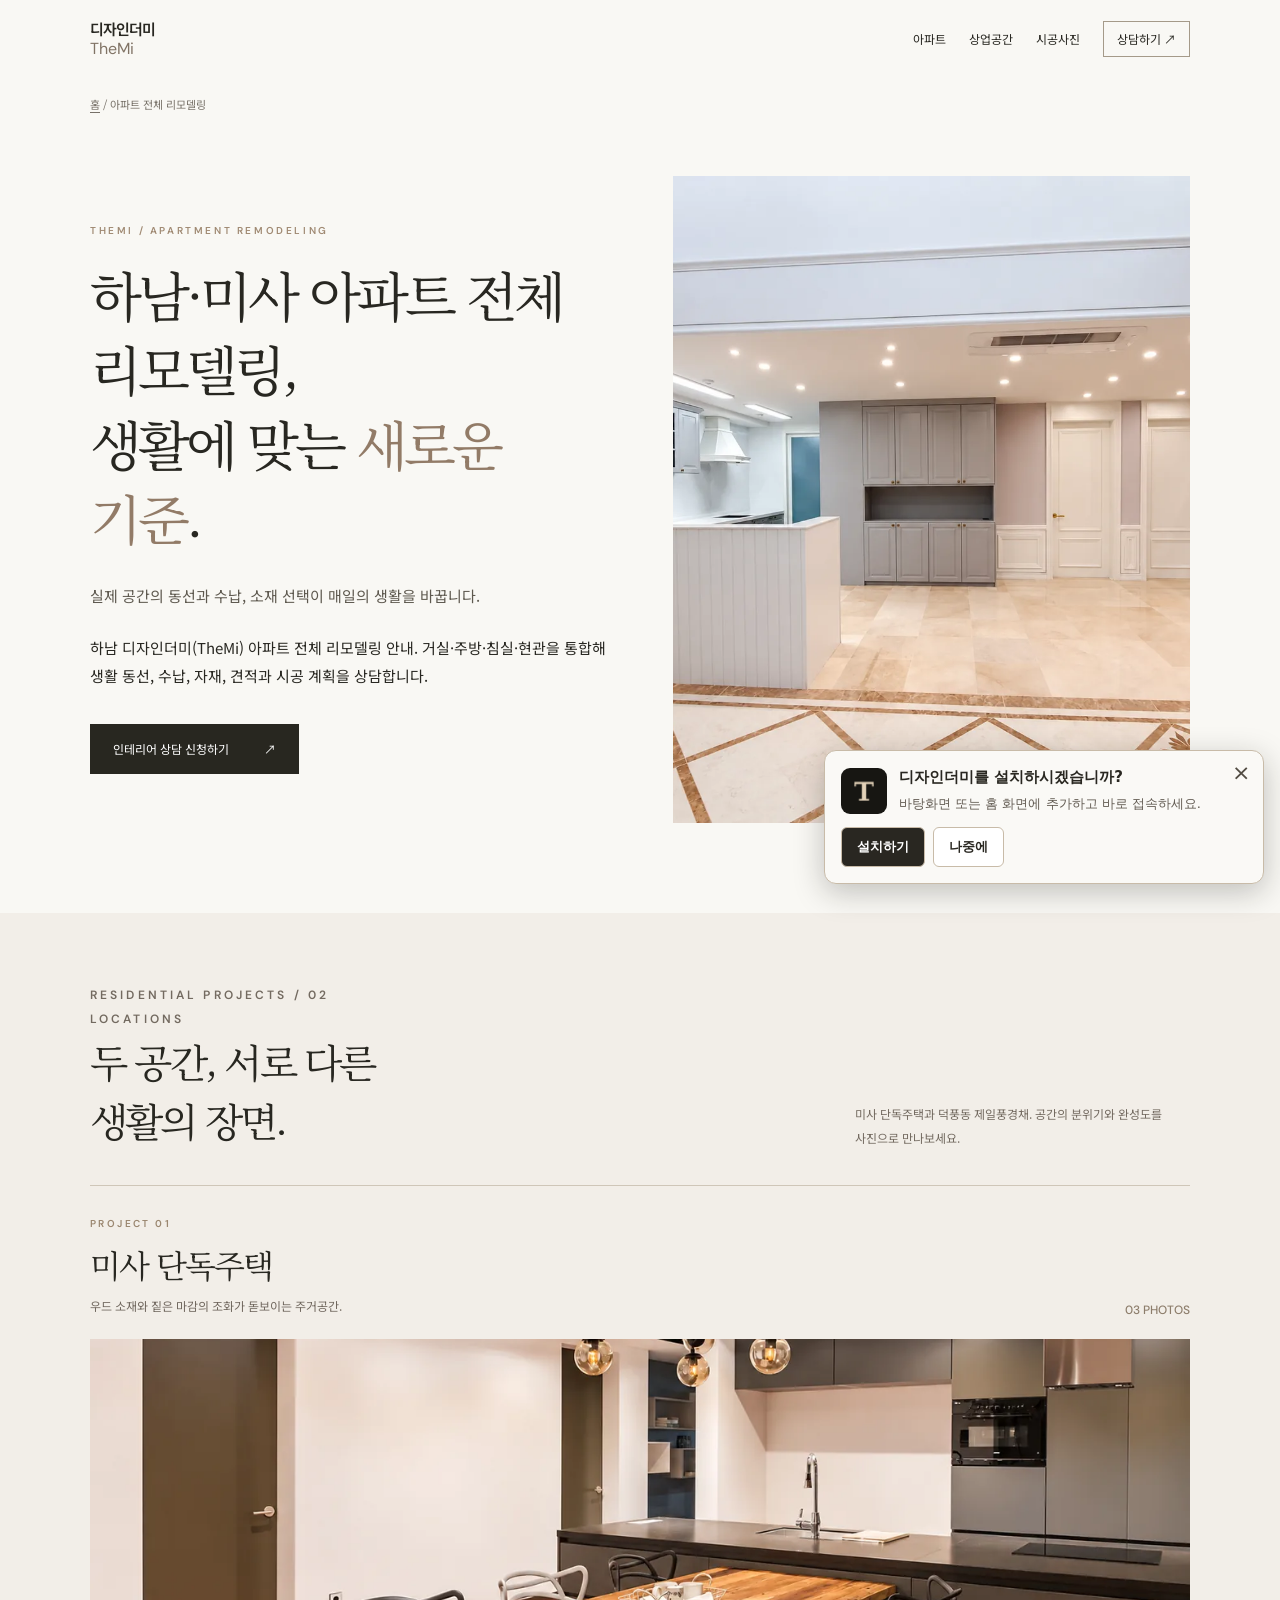
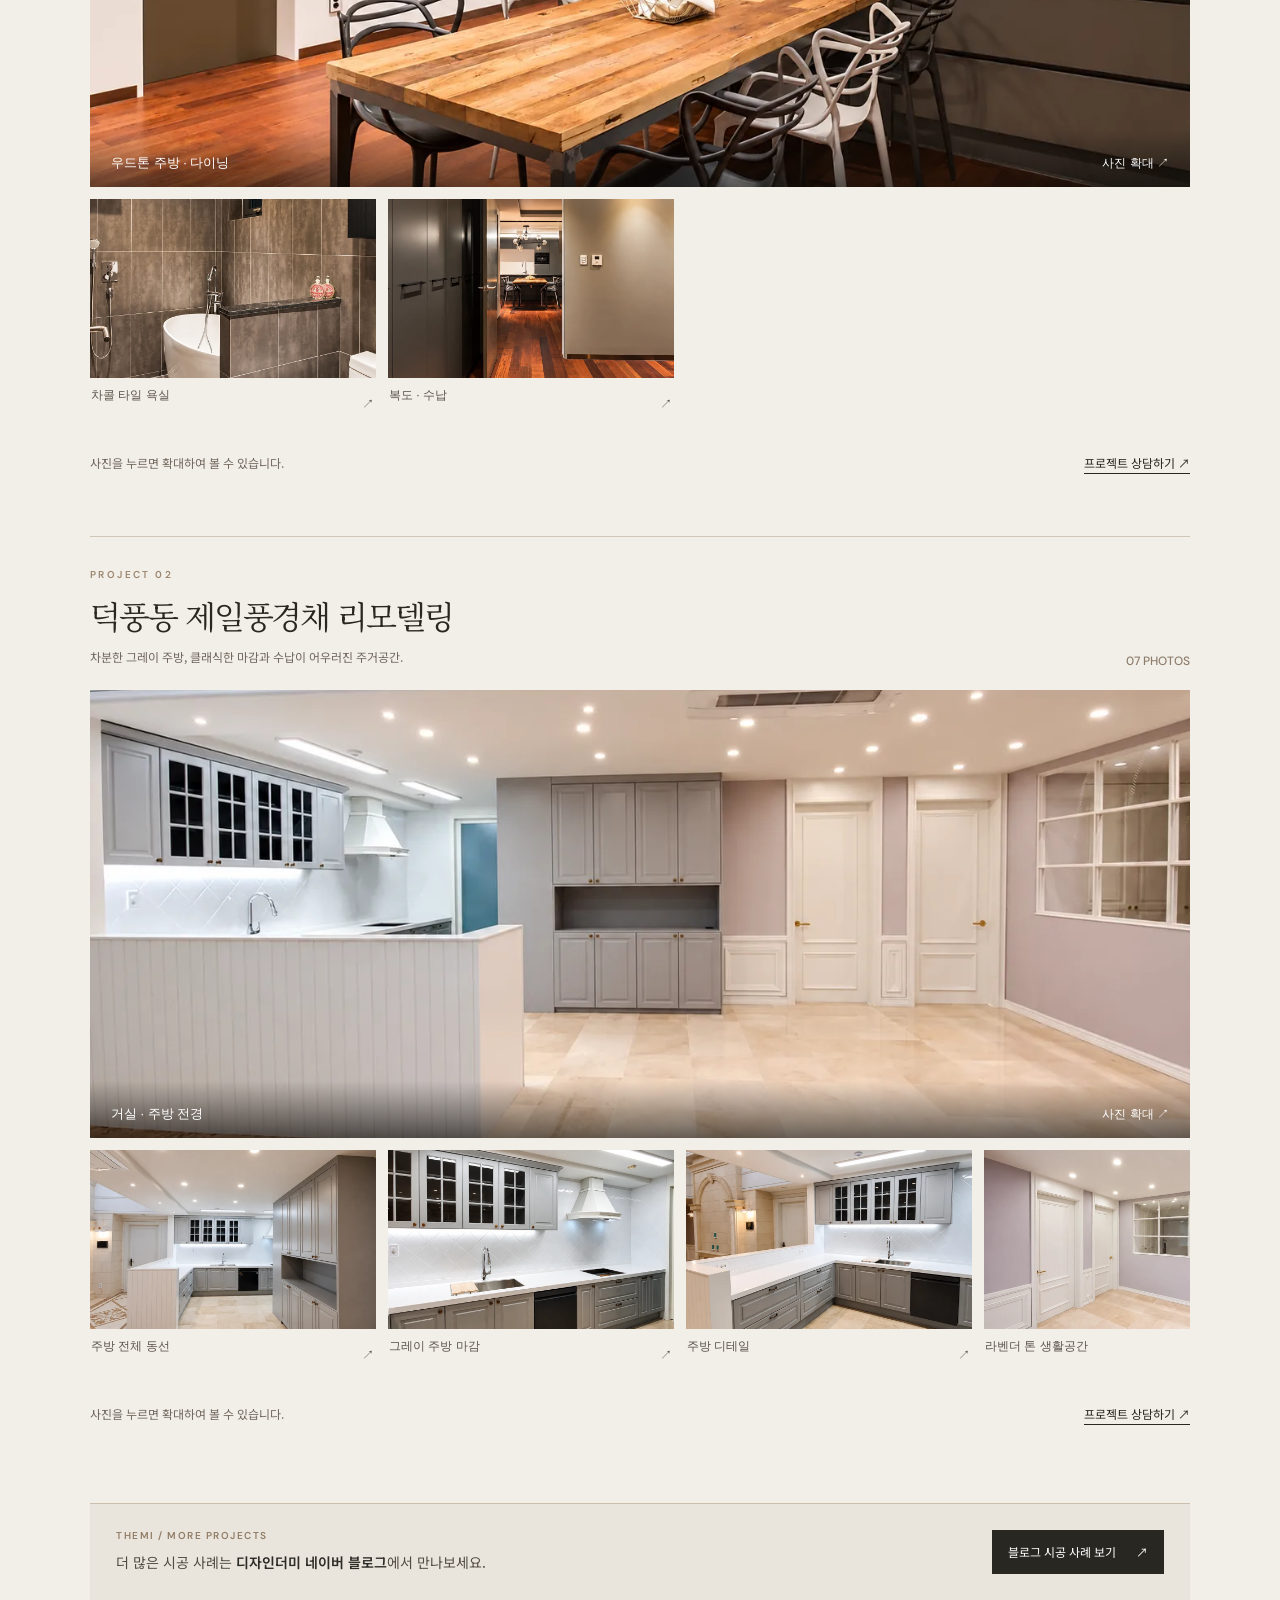
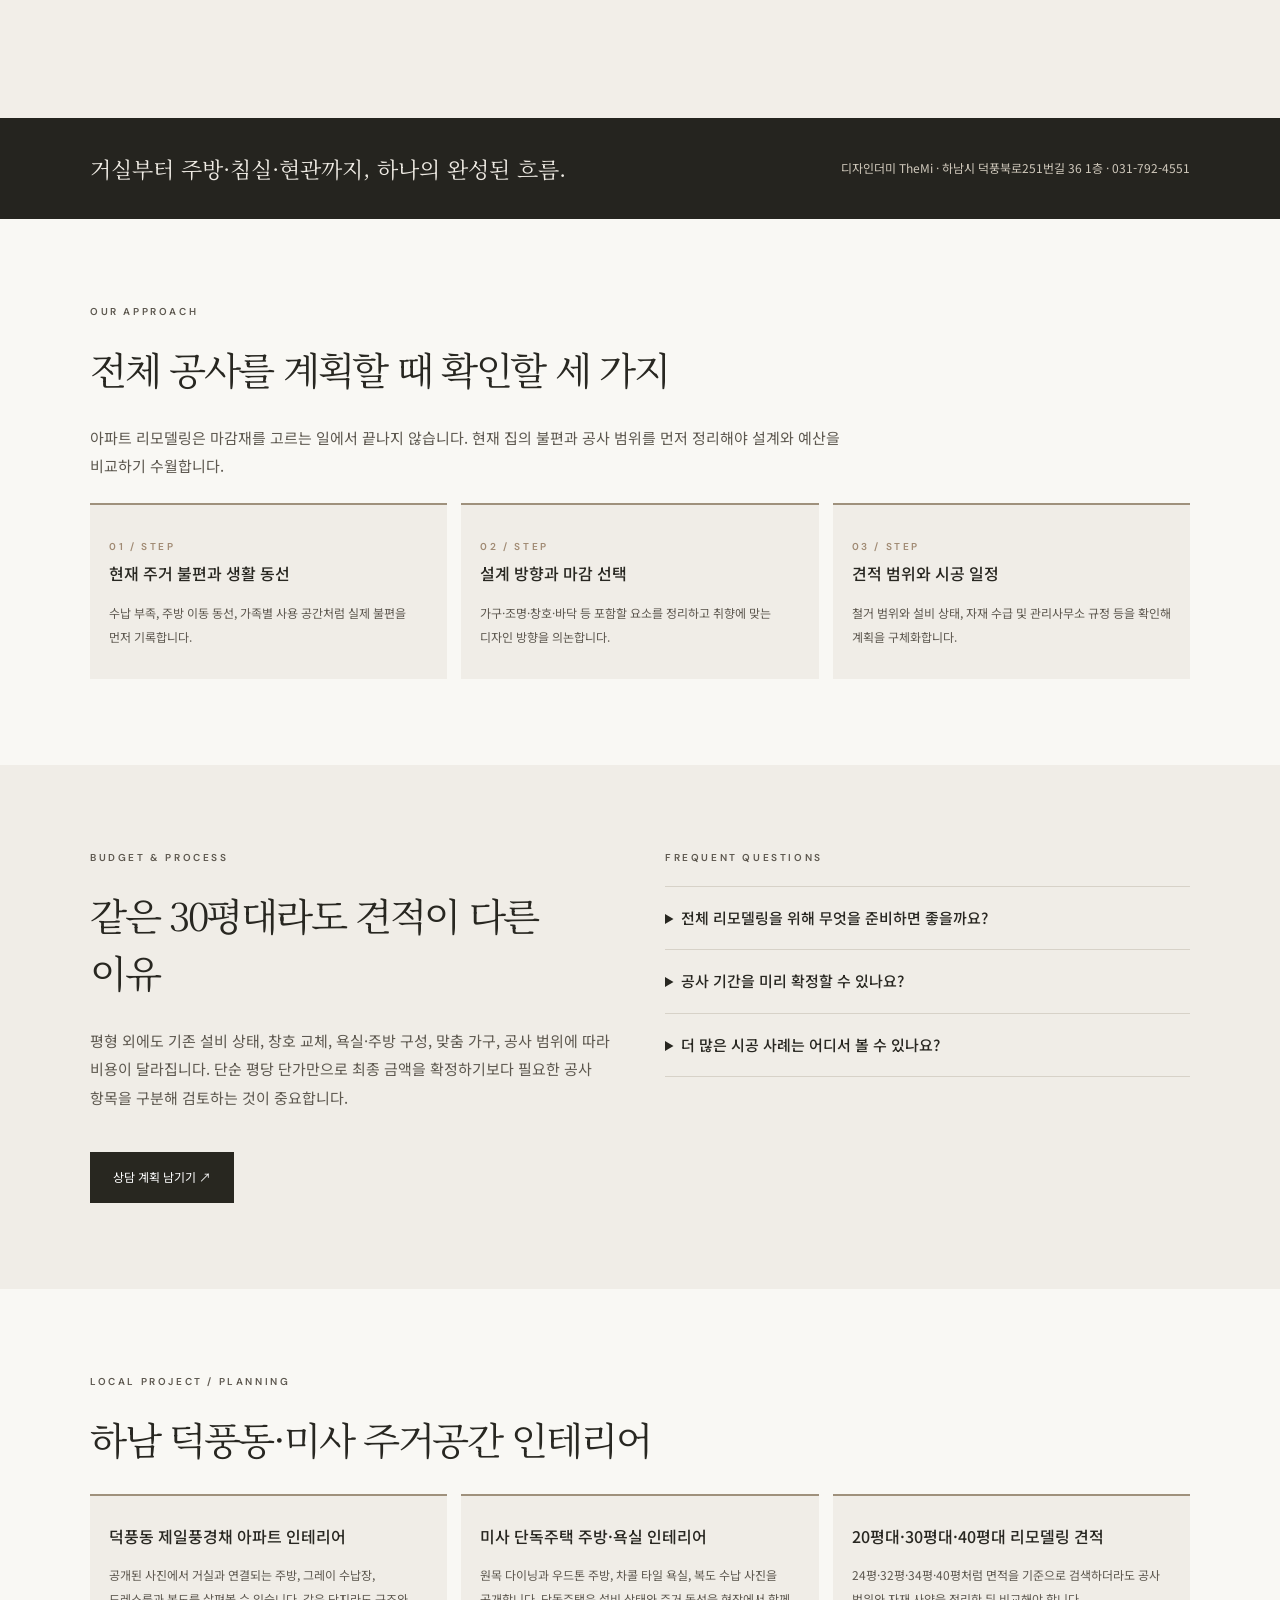
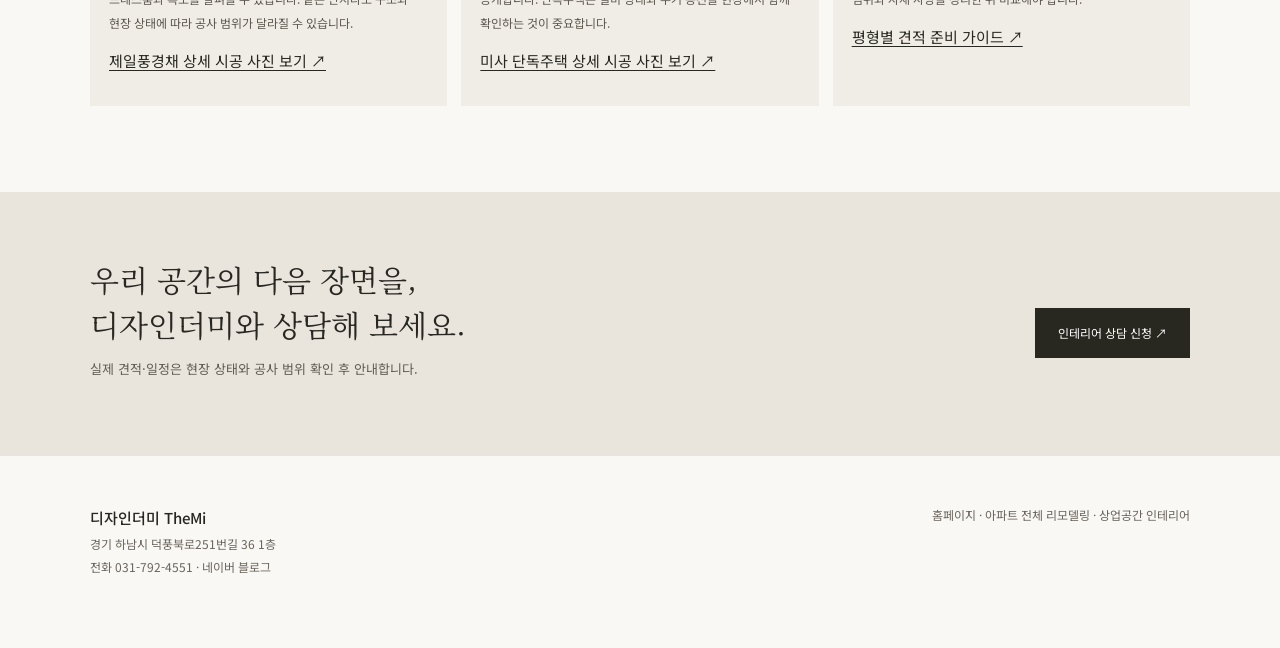
<file: apartment-remodeling.html>
<!doctype html>
<html lang="ko">
<head>
<meta charset="utf-8"><meta name="viewport" content="width=device-width, initial-scale=1">
<meta name="robots" content="index, follow, max-image-preview:large"><meta name="theme-color" content="#282720">
<title>하남·미사 아파트 리모델링 상담 | 디자인더미 TheMi</title>
<meta name="description" content="디자인더미 TheMi 주거공간 리모델링 포트폴리오. 미사 단독주택 3장, 하남 덕풍동 제일풍경채 7장의 주방·거실·욕실 사진과 아파트 전체 리모델링 상담 안내.">
<link rel="canonical" href="https://themi.co.kr/apartment-remodeling.html">
<meta property="og:type" content="article"><meta property="og:locale" content="ko_KR">
<meta property="og:site_name" content="디자인더미 TheMi">
<meta property="og:title" content="하남 아파트 전체 리모델링 상담 | 디자인더미 TheMi"><meta property="og:description" content="디자인더미 TheMi 주거공간 리모델링 포트폴리오. 미사 단독주택 3장, 하남 덕풍동 제일풍경채 7장의 주방·거실·욕실 사진과 아파트 전체 리모델링 상담 안내."><meta property="og:url" content="https://themi.co.kr/apartment-remodeling.html">
<meta property="og:image" content="https://themi.co.kr/assets/images/residential/deokpung-open-space.webp">
<link rel="icon" type="image/svg+xml" href="assets/favicon.svg">
<link rel="stylesheet" href="assets/seo-pages.css?v=20261125-responsive">
<link rel="stylesheet" href="assets/residential-gallery.css?v=20261024-public-01">
<script defer src="assets/residential-gallery.js?v=20261024b"></script>
<script type="application/ld+json">{"@context":"https://schema.org","@type":"Service","@id":"https://themi.co.kr/apartment-remodeling.html#service","name":"아파트 전체 리모델링","serviceType":"아파트 전체 리모델링","description":"하남 디자인더미(TheMi) 아파트 전체 리모델링 안내. 거실·주방·침실·현관을 통합해 생활 동선, 수납, 자재, 견적과 시공 계획을 상담합니다.","url":"https://themi.co.kr/apartment-remodeling.html","provider":{"@type":"LocalBusiness","@id":"https://themi.co.kr/#business","name":"디자인더미","alternateName":"TheMi","url":"https://themi.co.kr/","telephone":"+82-31-792-4551","address":{"@type":"PostalAddress","streetAddress":"덕풍북로251번길 36 1층","addressLocality":"하남시","addressRegion":"경기도","addressCountry":"KR"}}}</script>
<script type="application/ld+json">{"@context":"https://schema.org","@type":"BreadcrumbList","itemListElement":[{"@type":"ListItem","position":1,"name":"홈","item":"https://themi.co.kr/"},{"@type":"ListItem","position":2,"name":"아파트 전체 리모델링","item":"https://themi.co.kr/apartment-remodeling.html"}]}</script>
<link rel="manifest" href="/site.webmanifest">
<link rel="apple-touch-icon" sizes="180x180" href="/assets/icons/icon-180.png">
<meta name="apple-mobile-web-app-title" content="디자인더미">
<meta name="apple-mobile-web-app-capable" content="yes">
<meta name="apple-mobile-web-app-status-bar-style" content="default">
<link rel="stylesheet" href="/assets/install-banner.css?v=20261125-banner">
<script src="/assets/pwa-install.js?v=20261125-banner" defer></script>
<script type="application/ld+json">{"@context":"https://schema.org","@type":"WebPage","@id":"https://themi.co.kr/apartment-remodeling.html#webpage","url":"https://themi.co.kr/apartment-remodeling.html","name":"하남·미사 아파트 리모델링 상담 | 디자인더미 TheMi","description":"디자인더미 TheMi 주거공간 리모델링 포트폴리오. 미사 단독주택 3장, 하남 덕풍동 제일풍경채 7장의 주방·거실·욕실 사진과 아파트 전체 리모델링 상담 안내.","inLanguage":"ko-KR","isPartOf":{"@id":"https://themi.co.kr/#website"},"about":{"@id":"https://themi.co.kr/#business"},"primaryImageOfPage":{"@type":"ImageObject","contentUrl":"https://themi.co.kr/assets/images/residential/deokpung-open-space.webp"}}</script>
<meta name="twitter:card" content="summary_large_image">
<meta name="twitter:title" content="하남·미사 아파트 리모델링 상담 | 디자인더미 TheMi">
<meta name="twitter:description" content="디자인더미 TheMi 주거공간 리모델링 포트폴리오. 미사 단독주택 3장, 하남 덕풍동 제일풍경채 7장의 주방·거실·욕실 사진과 아파트 전체 리모델링 상담 안내.">
<meta name="twitter:image" content="https://themi.co.kr/assets/images/residential/deokpung-open-space.webp">
<script type="application/ld+json">{"@context":"https://schema.org","@type":"FAQPage","mainEntity":[{"@type":"Question","name":"전체 리모델링을 위해 무엇을 준비하면 좋을까요?","acceptedAnswer":{"@type":"Answer","text":"아파트 위치와 평형, 가족 구성, 불편한 점, 원하는 분위기, 희망 공사 시기, 예산 범위를 정리해두면 초기 상담에 도움이 됩니다."}},{"@type":"Question","name":"공사 기간을 미리 확정할 수 있나요?","acceptedAnswer":{"@type":"Answer","text":"공정과 자재 납기, 관리사무소 공사 허용 일정에 따라 달라집니다. 현장 확인과 설계·견적 검토 후 안내해야 정확합니다."}},{"@type":"Question","name":"더 많은 시공 사례는 어디서 볼 수 있나요?","acceptedAnswer":{"@type":"Answer","text":"이 페이지의 미사 단독주택·덕풍동 제일풍경채 포트폴리오 외에 다양한 인테리어 사례는 디자인더미 네이버 블로그에서 확인하실 수 있습니다."}}]}</script>
</head>
<body>
<header class="wrap top"><a class="logo" href="./" aria-label="디자인더미 홈페이지">디자인더미<small>TheMi</small></a><nav class="nav" aria-label="서비스 메뉴"><a href="apartment-remodeling.html">아파트</a><a href="commercial-interior.html">상업공간</a><a href="#residential-portfolio">시공사진</a><a href="index.html#contact">상담하기 ↗</a></nav></header>
<main id="main">
<div class="wrap crumb"><a href="./">홈</a> / 아파트 전체 리모델링</div>
<section class="wrap hero">
<div><p class="eyebrow">THEMI / APARTMENT REMODELING</p><h1>하남·미사 아파트 전체 리모델링,<br>생활에 맞는 <em>새로운 기준</em>.</h1><p class="lead">실제 공간의 동선과 수납, 소재 선택이 매일의 생활을 바꿉니다.</p><p>하남 디자인더미(TheMi) 아파트 전체 리모델링 안내. 거실·주방·침실·현관을 통합해 생활 동선, 수납, 자재, 견적과 시공 계획을 상담합니다.</p><a class="btn" href="index.html#contact">인테리어 상담 신청하기 <span aria-hidden="true">↗</span></a></div>
<figure><img src="assets/images/residential/deokpung-open-space.webp" alt="하남 덕풍동 제일풍경채 아파트 리모델링 주방과 생활공간" loading="eager"><figcaption class="photo-note">디자인더미 주거공간 포트폴리오</figcaption></figure>
</section>

<section class="residential-projects" id="residential-portfolio" aria-labelledby="residential-portfolio-title">
 <div class="wrap">
  <div class="project-heading"><div><p class="eyebrow">RESIDENTIAL PROJECTS / 02 LOCATIONS</p><h2 id="residential-portfolio-title">두 공간, 서로 다른<br>생활의 장면.</h2></div><p>미사 단독주택과 덕풍동 제일풍경채. 공간의 분위기와 완성도를 사진으로 만나보세요.</p></div>
  <article class="res-project" id="misa-house">
  <div class="res-project-head"><div><span class="res-project-num">PROJECT 01</span><h3>미사 단독주택</h3><p>우드 소재와 짙은 마감의 조화가 돋보이는 주거공간.</p></div><span class="res-project-count">03 PHOTOS</span></div>
  <button class="res-project-hero" type="button" data-res-photo data-project="misa" data-index="0" aria-label="우드톤 주방 · 다이닝 사진 확대"><img src="assets/images/residential/misa-dining.webp" alt="원목 다이닝 테이블과 짙은 컬러 주방이 있는 미사 단독주택" width="1300" height="850" decoding="async" loading="lazy"><span class="res-project-photo-label"><strong>우드톤 주방 · 다이닝</strong><span>사진 확대 ↗</span></span></button>
  <div class="res-project-rail" role="group" aria-label="미사 단독주택 다른 사진 가로 목록"><button class="res-project-tile" type="button" data-res-photo data-project="misa" data-index="1" aria-label="차콜 타일 욕실 사진 확대"><img src="assets/images/residential/misa-bath.webp" alt="차콜 컬러 타일과 욕조를 중심으로 한 미사 단독주택 욕실" width="700" height="510" decoding="async" loading="lazy"><span>차콜 타일 욕실<span aria-hidden="true">↗</span></span></button>
<button class="res-project-tile" type="button" data-res-photo data-project="misa" data-index="2" aria-label="복도 · 수납 사진 확대"><img src="assets/images/residential/misa-hall.webp" alt="우드 바닥과 수납장으로 이어지는 미사 단독주택 실내 복도" width="700" height="510" decoding="async" loading="lazy"><span>복도 · 수납<span aria-hidden="true">↗</span></span></button></div>
  <div class="res-project-controls"><span>사진을 누르면 확대하여 볼 수 있습니다.</span><a href="index.html#contact">프로젝트 상담하기 ↗</a></div>
</article>
  <article class="res-project" id="deokpung-jeil">
  <div class="res-project-head"><div><span class="res-project-num">PROJECT 02</span><h3>덕풍동 제일풍경채 리모델링</h3><p>차분한 그레이 주방, 클래식한 마감과 수납이 어우러진 주거공간.</p></div><span class="res-project-count">07 PHOTOS</span></div>
  <button class="res-project-hero" type="button" data-res-photo data-project="deokpung" data-index="0" aria-label="거실 · 주방 전경 사진 확대"><img src="assets/images/residential/deokpung-open-space.webp" alt="덕풍동 제일풍경채의 개방된 거실과 주방" width="1300" height="850" decoding="async" loading="lazy"><span class="res-project-photo-label"><strong>거실 · 주방 전경</strong><span>사진 확대 ↗</span></span></button>
  <div class="res-project-rail" role="group" aria-label="덕풍동 제일풍경채 리모델링 다른 사진 가로 목록"><button class="res-project-tile" type="button" data-res-photo data-project="deokpung" data-index="1" aria-label="주방 전체 동선 사진 확대"><img src="assets/images/residential/deokpung-kitchen-overview.webp" alt="수납장을 배치한 덕풍동 제일풍경채 주방 전경" width="700" height="510" decoding="async" loading="lazy"><span>주방 전체 동선<span aria-hidden="true">↗</span></span></button>
<button class="res-project-tile" type="button" data-res-photo data-project="deokpung" data-index="2" aria-label="그레이 주방 마감 사진 확대"><img src="assets/images/residential/deokpung-kitchen-front.webp" alt="차분한 그레이 수납장과 주방 마감" width="700" height="510" decoding="async" loading="lazy"><span>그레이 주방 마감<span aria-hidden="true">↗</span></span></button>
<button class="res-project-tile" type="button" data-res-photo data-project="deokpung" data-index="3" aria-label="주방 디테일 사진 확대"><img src="assets/images/residential/deokpung-kitchen-side.webp" alt="주방 수전과 상·하부장 및 다이닝 동선" width="700" height="510" decoding="async" loading="lazy"><span>주방 디테일<span aria-hidden="true">↗</span></span></button>
<button class="res-project-tile" type="button" data-res-photo data-project="deokpung" data-index="4" aria-label="라벤더 톤 생활공간 사진 확대"><img src="assets/images/residential/deokpung-room.webp" alt="밝은 바닥과 실내 창문이 특징인 생활공간" width="700" height="510" decoding="async" loading="lazy"><span>라벤더 톤 생활공간<span aria-hidden="true">↗</span></span></button>
<button class="res-project-tile" type="button" data-res-photo data-project="deokpung" data-index="5" aria-label="드레스룸 · 복도 사진 확대"><img src="assets/images/residential/deokpung-dressing.webp" alt="밝은 수납장과 슬라이딩 도어가 있는 복도" width="700" height="510" decoding="async" loading="lazy"><span>드레스룸 · 복도<span aria-hidden="true">↗</span></span></button>
<button class="res-project-tile" type="button" data-res-photo data-project="deokpung" data-index="6" aria-label="거실과 마감 디테일 사진 확대"><img src="assets/images/residential/deokpung-living.webp" alt="천장 장식과 포인트 바닥 디자인을 적용한 거실" width="700" height="510" decoding="async" loading="lazy"><span>거실과 마감 디테일<span aria-hidden="true">↗</span></span></button></div>
  <div class="res-project-controls"><span>사진을 누르면 확대하여 볼 수 있습니다.</span><a href="index.html#contact">프로젝트 상담하기 ↗</a></div>
</article>
  
  <div class="portfolio-blog-cta"><div><span class="portfolio-blog-kicker">THEMI / MORE PROJECTS</span><p>더 많은 시공 사례는 <strong>디자인더미 네이버 블로그</strong>에서 만나보세요.</p></div><a href="https://blog.naver.com/771jung" target="_blank" rel="noopener noreferrer">블로그 시공 사례 보기 <span aria-hidden="true">↗</span></a></div>
 </div>
</section>
<dialog class="res-lightbox" id="residential-lightbox" aria-label="주거공간 시공 사진 크게 보기">
 <div class="res-lightbox-shell">
  <button class="res-lightbox-close" type="button" data-res-close aria-label="확대 사진 닫기">×</button>
  <div class="res-lightbox-image"><img id="residential-lightbox-image" alt="주거공간 사진" src="assets/images/residential/misa-dining.webp"></div>
  <div class="res-lightbox-bottom"><div class="meta"><small id="residential-lightbox-project">미사 단독주택</small><strong id="residential-lightbox-title">주방 · 다이닝</strong></div>
    <div class="res-lightbox-buttons"><button id="residential-photo-prev" type="button" aria-label="이전 사진">←</button><span id="residential-lightbox-count" aria-live="polite">1 / 3</span><button id="residential-photo-next" type="button" aria-label="다음 사진">→</button></div>
  </div>
 </div>
</dialog>
<section class="band"><div class="wrap"><b>거실부터 주방·침실·현관까지, 하나의 완성된 흐름.</b><span>디자인더미 TheMi · 하남시 덕풍북로251번길 36 1층 · 031-792-4551</span></div></section>
<section class="section"><div class="wrap"><p class="eyebrow">OUR APPROACH</p><h2>전체 공사를 계획할 때 확인할 세 가지</h2><p>아파트 리모델링은 마감재를 고르는 일에서 끝나지 않습니다. 현재 집의 불편과 공사 범위를 먼저 정리해야 설계와 예산을 비교하기 수월합니다.</p><div class="cards"><article class="card"><span class="eyebrow">01 / STEP</span><h3>현재 주거 불편과 생활 동선</h3><p>수납 부족, 주방 이동 동선, 가족별 사용 공간처럼 실제 불편을 먼저 기록합니다.</p></article>
<article class="card"><span class="eyebrow">02 / STEP</span><h3>설계 방향과 마감 선택</h3><p>가구·조명·창호·바닥 등 포함할 요소를 정리하고 취향에 맞는 디자인 방향을 의논합니다.</p></article>
<article class="card"><span class="eyebrow">03 / STEP</span><h3>견적 범위와 시공 일정</h3><p>철거 범위와 설비 상태, 자재 수급 및 관리사무소 규정 등을 확인해 계획을 구체화합니다.</p></article></div></div></section>
<section class="section" style="background:#f0ede7"><div class="wrap two"><div><p class="eyebrow">BUDGET & PROCESS</p><h2>같은 30평대라도 견적이 다른 이유</h2><p>평형 외에도 기존 설비 상태, 창호 교체, 욕실·주방 구성, 맞춤 가구, 공사 범위에 따라 비용이 달라집니다. 단순 평당 단가만으로 최종 금액을 확정하기보다 필요한 공사 항목을 구분해 검토하는 것이 중요합니다.</p><a href="index.html#contact" class="btn">상담 계획 남기기 ↗</a></div><div class="faq"><p class="eyebrow">FREQUENT QUESTIONS</p><details><summary>전체 리모델링을 위해 무엇을 준비하면 좋을까요?</summary><p>아파트 위치와 평형, 가족 구성, 불편한 점, 원하는 분위기, 희망 공사 시기, 예산 범위를 정리해두면 초기 상담에 도움이 됩니다.</p></details>
<details><summary>공사 기간을 미리 확정할 수 있나요?</summary><p>공정과 자재 납기, 관리사무소 공사 허용 일정에 따라 달라집니다. 현장 확인과 설계·견적 검토 후 안내해야 정확합니다.</p></details>
<details><summary>더 많은 시공 사례는 어디서 볼 수 있나요?</summary><p>이 페이지의 미사 단독주택·덕풍동 제일풍경채 포트폴리오 외에 다양한 인테리어 사례는 <a href="https://blog.naver.com/771jung" target="_blank" rel="noopener noreferrer">디자인더미 네이버 블로그</a>에서 확인하실 수 있습니다.</p></details></div></div></section>
<section class="section" id="local-remodeling-details"><div class="wrap"><p class="eyebrow">LOCAL PROJECT / PLANNING</p><h2>하남 덕풍동·미사 주거공간 인테리어</h2><div class="cards"><article class="card"><h3>덕풍동 제일풍경채 아파트 인테리어</h3><p>공개된 사진에서 거실과 연결되는 주방, 그레이 수납장, 드레스룸과 복도를 살펴볼 수 있습니다. 같은 단지라도 구조와 현장 상태에 따라 공사 범위가 달라질 수 있습니다.</p><a href="deokpung-jeil-remodeling.html">제일풍경채 상세 시공 사진 보기 ↗</a></article><article class="card"><h3>미사 단독주택 주방·욕실 인테리어</h3><p>원목 다이닝과 우드톤 주방, 차콜 타일 욕실, 복도 수납 사진을 공개합니다. 단독주택은 설비 상태와 주거 동선을 현장에서 함께 확인하는 것이 중요합니다.</p><a href="misa-house-interior.html">미사 단독주택 상세 시공 사진 보기 ↗</a></article><article class="card"><h3>20평대·30평대·40평대 리모델링 견적</h3><p>24평·32평·34평·40평처럼 면적을 기준으로 검색하더라도 공사 범위와 자재 사양을 정리한 뒤 비교해야 합니다.</p><a href="hanam-remodeling-guide.html">평형별 견적 준비 가이드 ↗</a></article></div></div></section>
<section class="cta"><div class="wrap"><div><h2>우리 공간의 다음 장면을,<br>디자인더미와 상담해 보세요.</h2><p>실제 견적·일정은 현장 상태와 공사 범위 확인 후 안내합니다.</p></div><a href="index.html#contact" class="btn">인테리어 상담 신청 ↗</a></div></section>
</main>
<footer class="bottom"><div class="wrap"><div><strong>디자인더미 TheMi</strong><br>경기 하남시 덕풍북로251번길 36 1층<br><a href="tel:0317924551">전화 031-792-4551</a> · <a href="https://blog.naver.com/771jung" target="_blank" rel="noopener noreferrer">네이버 블로그</a></div><div><a href="./">홈페이지</a> · <a href="apartment-remodeling.html">아파트 전체 리모델링</a> · <a href="commercial-interior.html">상업공간 인테리어</a></div></div></footer>
<aside id="themi-install-banner" class="themi-install-banner" aria-label="디자인더미 앱 설치 안내" hidden>
  <button type="button" id="themi-install-close" class="themi-install-banner-close" aria-label="설치 안내 닫기">×</button>
  <div class="themi-install-banner-row"><img class="themi-install-banner-icon" src="/assets/icons/icon-192.png" width="46" height="46" alt=""><div><strong>디자인더미를 설치하시겠습니까?</strong><p>바탕화면 또는 홈 화면에 추가하고 바로 접속하세요.</p></div></div>
  <div class="themi-install-banner-actions"><button type="button" id="themi-install-yes" class="themi-install-yes">설치하기</button><button type="button" id="themi-install-later" class="themi-install-later">나중에</button></div>
  <p id="themi-install-help" class="themi-install-banner-help" role="status" aria-live="polite" hidden></p>
</aside>
</body></html>
</file>
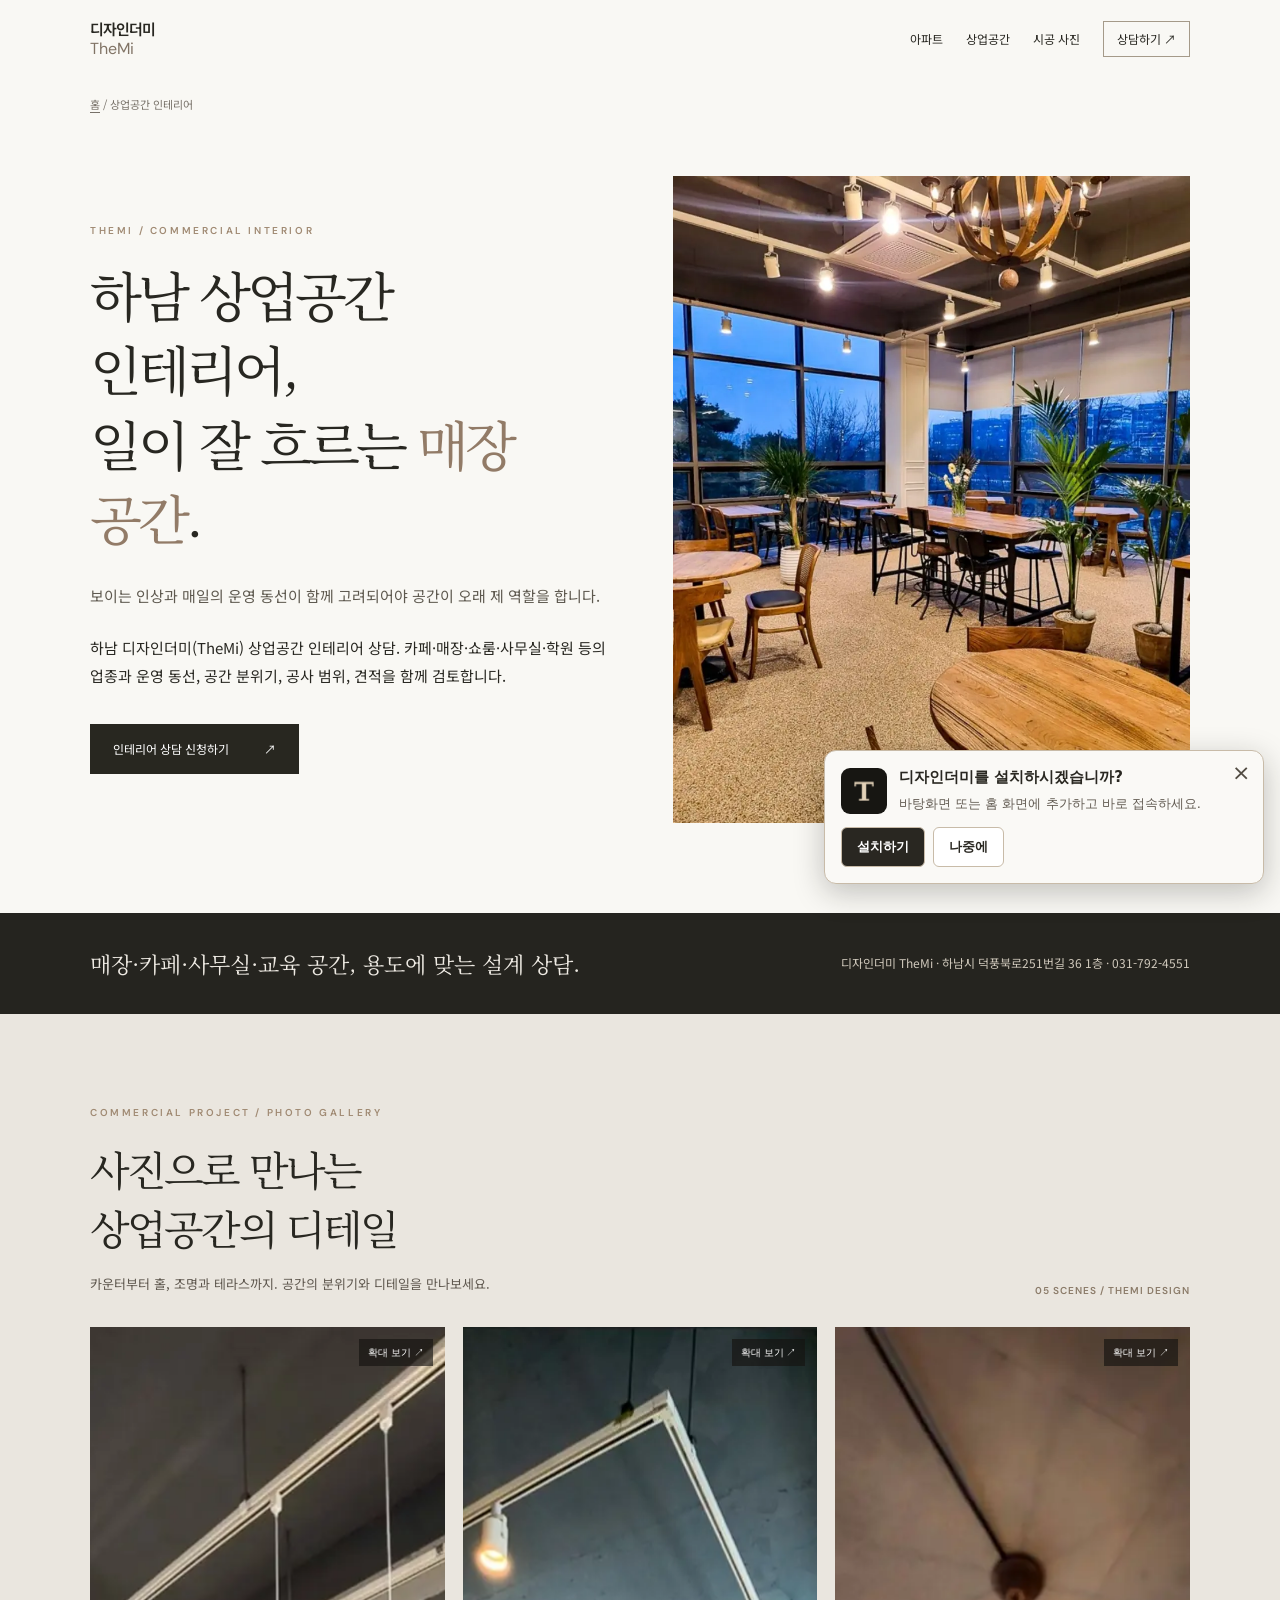
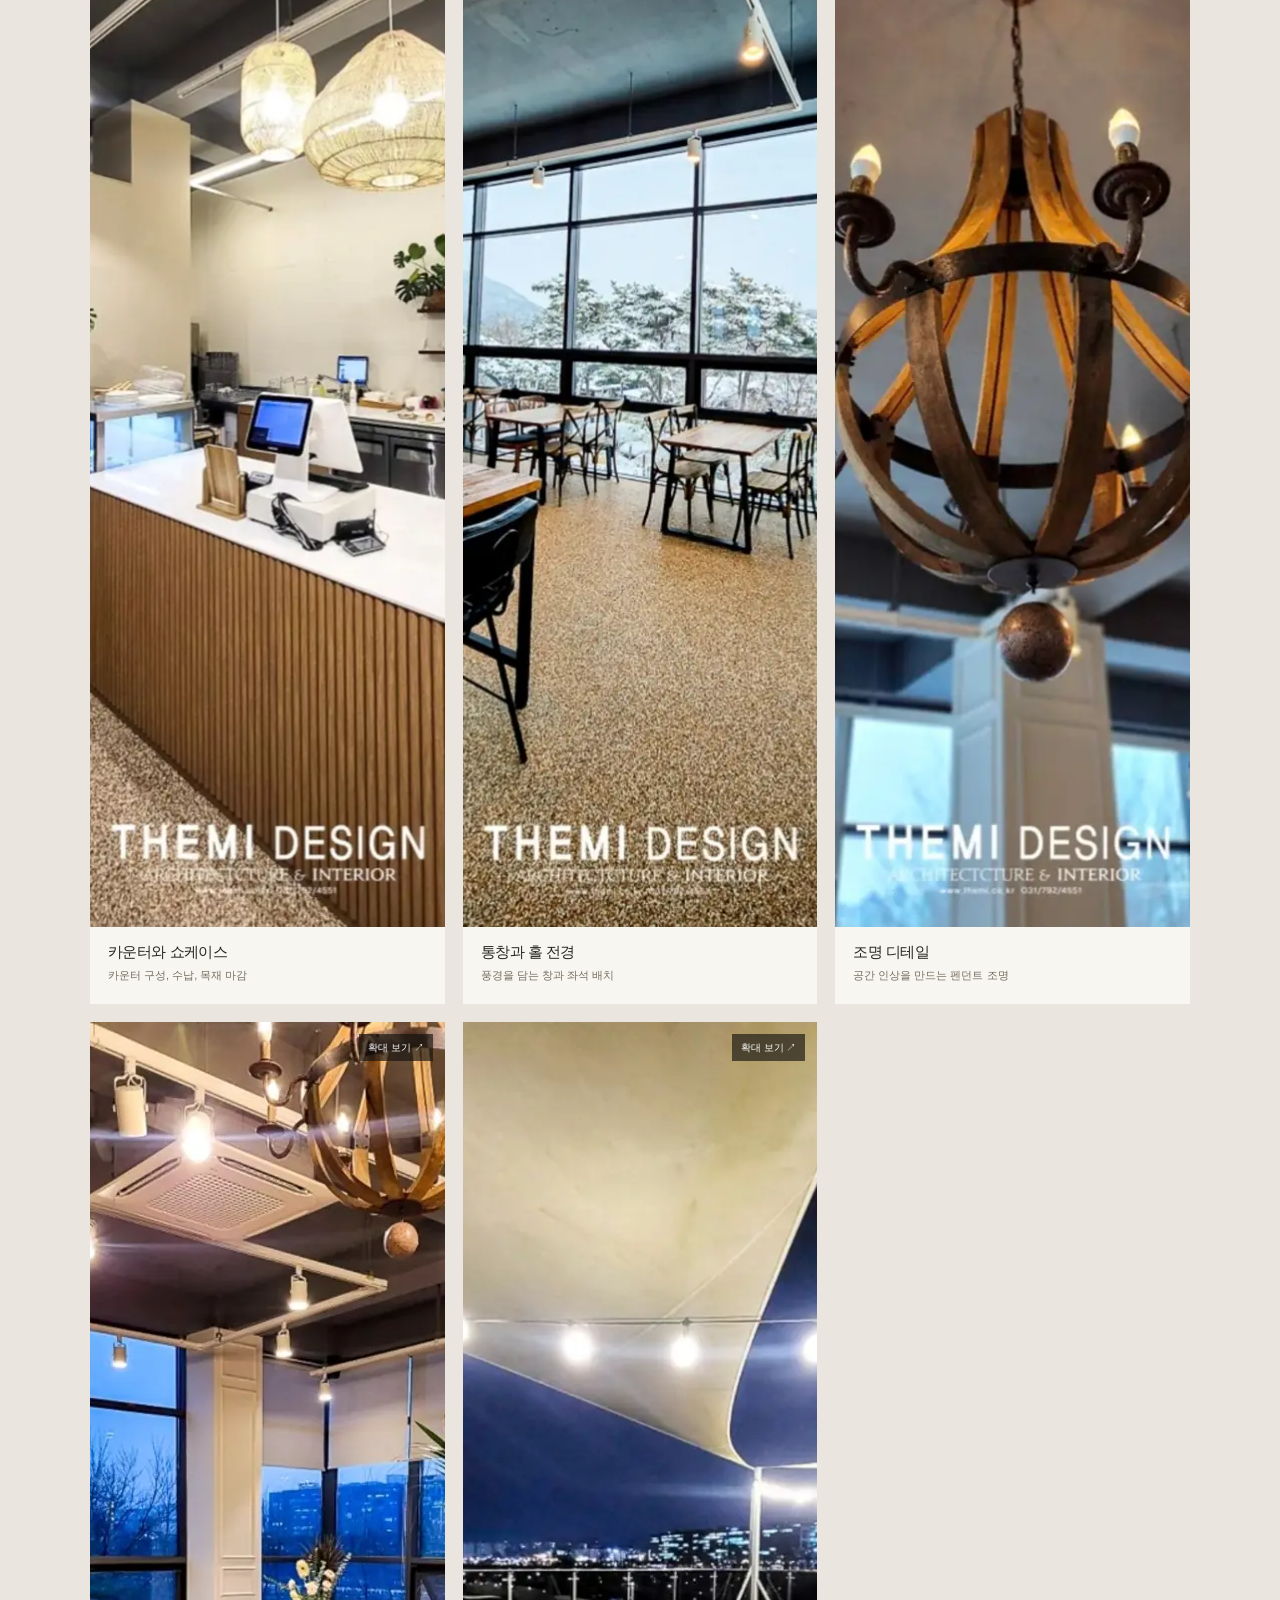
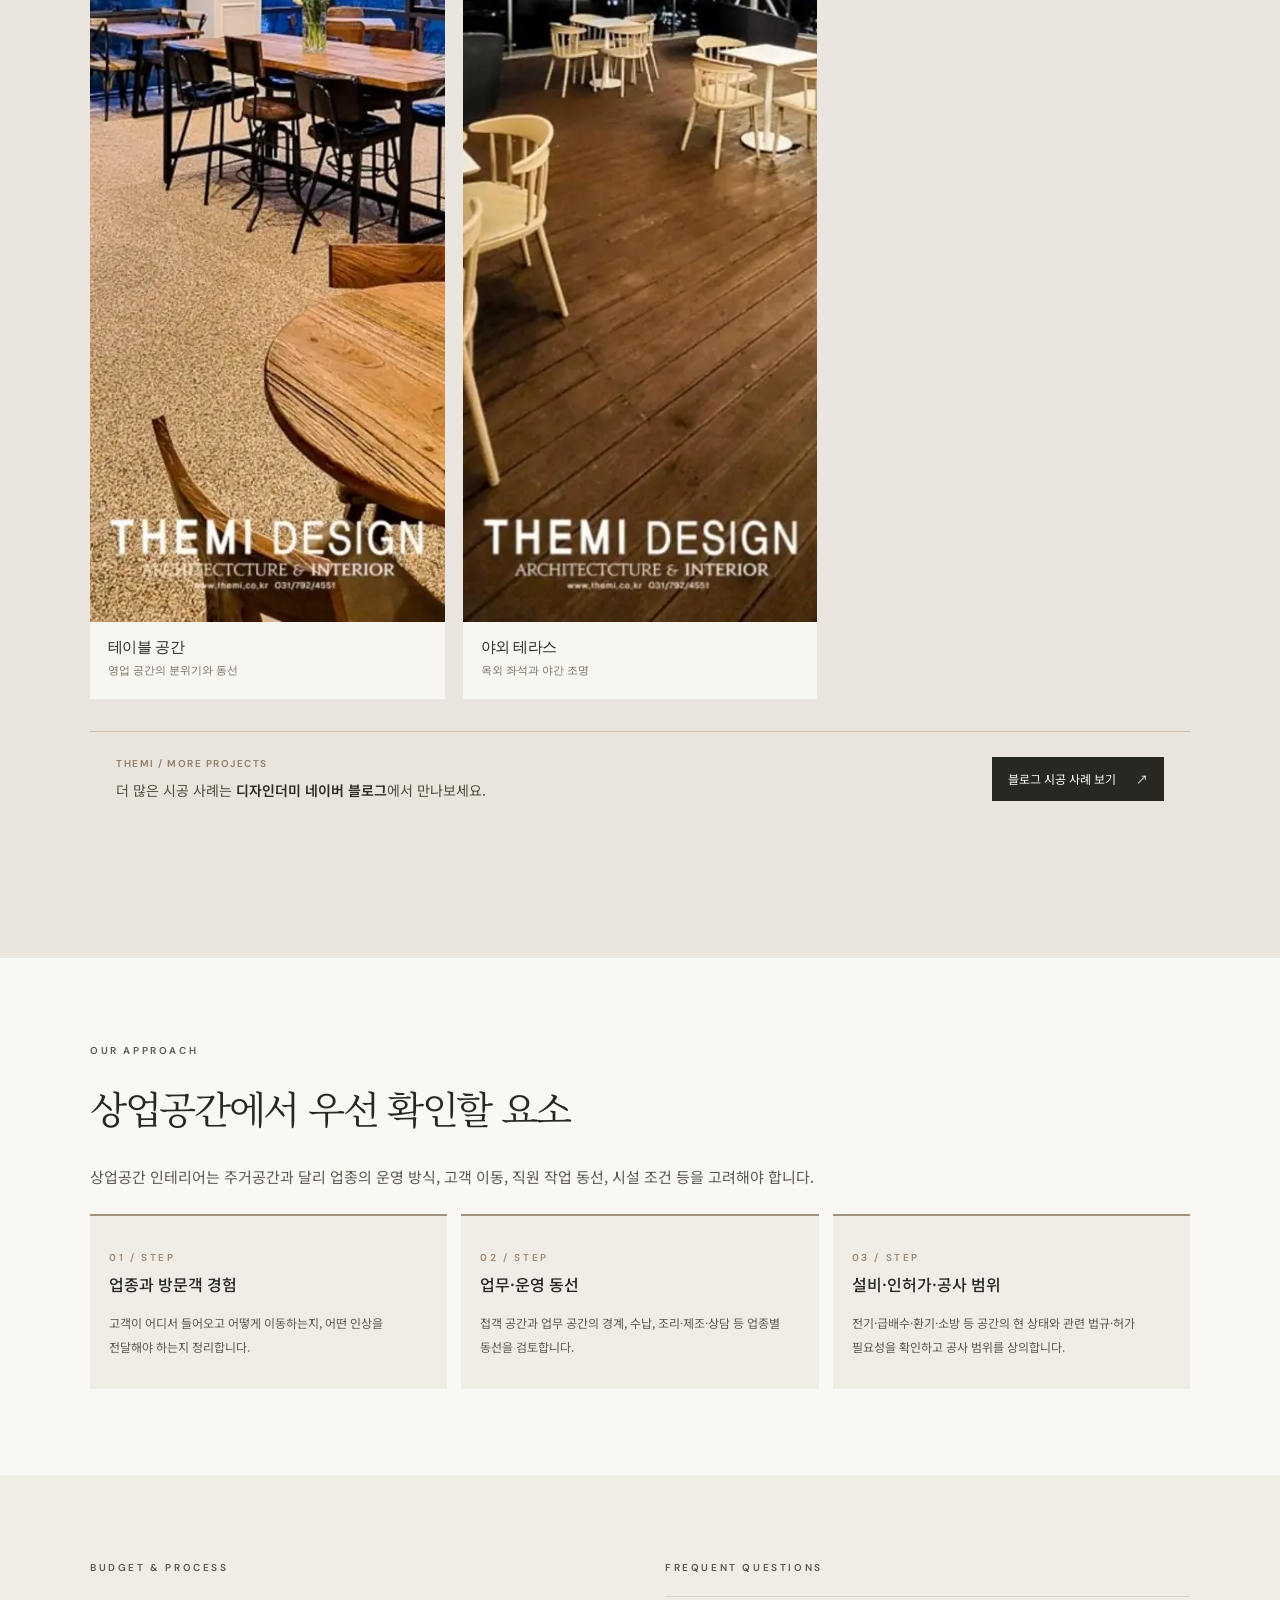
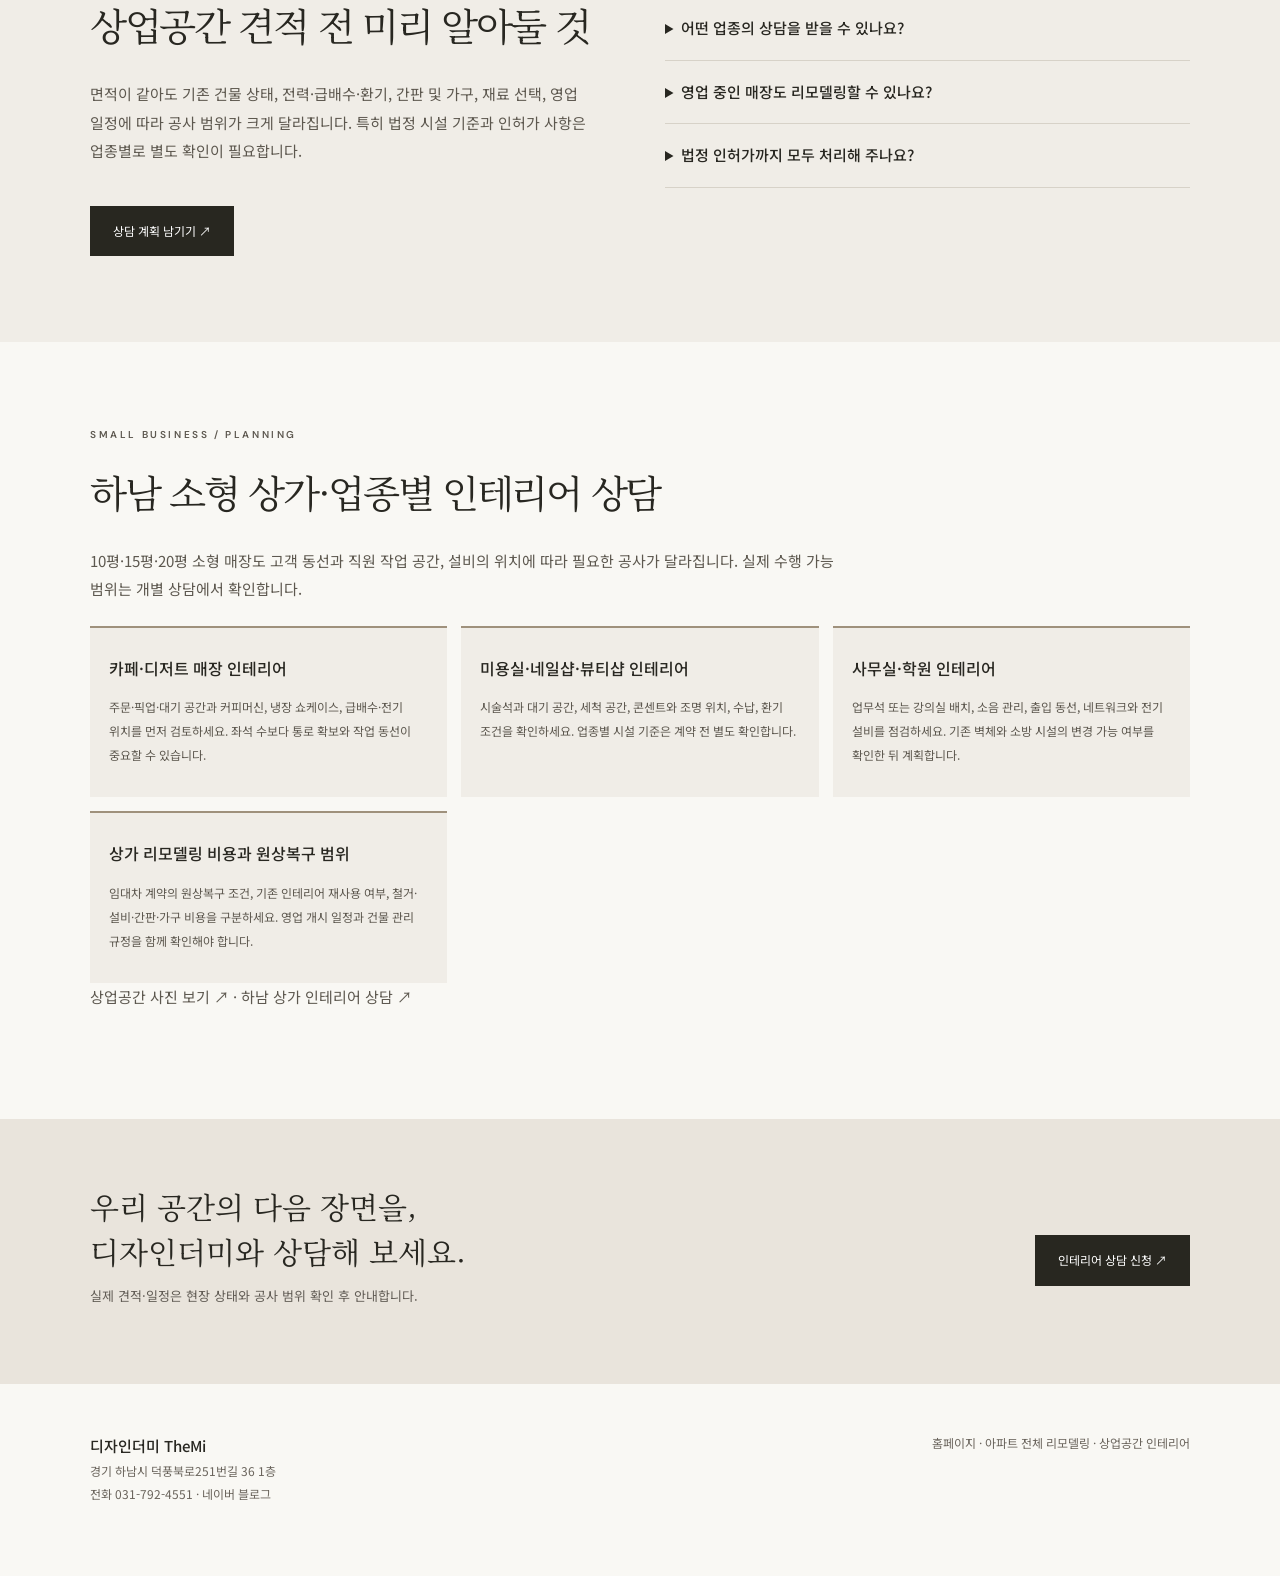
<file: commercial-interior.html>
<!doctype html>
<html lang="ko">
<head>
<meta charset="utf-8"><meta name="viewport" content="width=device-width, initial-scale=1">
<meta name="robots" content="index, follow, max-image-preview:large"><meta name="theme-color" content="#282720">
<title>하남 상업공간 인테리어·매장 리모델링 상담 | 디자인더미 TheMi</title>
<meta name="description" content="하남 디자인더미(TheMi) 상업공간 인테리어 상담. 카페·매장·쇼룸·사무실·학원 등의 업종과 운영 동선, 공간 분위기, 공사 범위, 견적을 함께 검토합니다.">
<link rel="canonical" href="https://themi.co.kr/commercial-interior.html">
<meta property="og:type" content="article"><meta property="og:locale" content="ko_KR">
<meta property="og:site_name" content="디자인더미 TheMi">
<meta property="og:title" content="하남 상업공간 인테리어·매장 리모델링 상담 | 디자인더미 TheMi"><meta property="og:description" content="하남 디자인더미(TheMi) 상업공간 인테리어 상담. 카페·매장·쇼룸·사무실·학원 등의 업종과 운영 동선, 공간 분위기, 공사 범위, 견적을 함께 검토합니다."><meta property="og:url" content="https://themi.co.kr/commercial-interior.html">
<meta property="og:image" content="https://themi.co.kr/assets/images/commercial/hall-evening.webp">
<link rel="icon" type="image/svg+xml" href="assets/favicon.svg">
<link rel="stylesheet" href="assets/seo-pages.css?v=20261125-responsive">
<script src="assets/commercial-gallery.js?v=20261024-gallery1" defer></script>
<script type="application/ld+json">{"@context":"https://schema.org","@type":"Service","@id":"https://themi.co.kr/commercial-interior.html#service","name":"상업공간 인테리어","serviceType":"상업공간 인테리어","description":"하남 디자인더미(TheMi) 상업공간 인테리어 상담. 카페·매장·쇼룸·사무실·학원 등의 업종과 운영 동선, 공간 분위기, 공사 범위, 견적을 함께 검토합니다.","url":"https://themi.co.kr/commercial-interior.html","provider":{"@type":"LocalBusiness","@id":"https://themi.co.kr/#business","name":"디자인더미","alternateName":"TheMi","url":"https://themi.co.kr/","telephone":"+82-31-792-4551","address":{"@type":"PostalAddress","streetAddress":"덕풍북로251번길 36 1층","addressLocality":"하남시","addressRegion":"경기도","addressCountry":"KR"}}}</script>
<script type="application/ld+json">{"@context":"https://schema.org","@type":"BreadcrumbList","itemListElement":[{"@type":"ListItem","position":1,"name":"홈","item":"https://themi.co.kr/"},{"@type":"ListItem","position":2,"name":"상업공간 인테리어","item":"https://themi.co.kr/commercial-interior.html"}]}</script>
<link rel="manifest" href="/site.webmanifest">
<link rel="apple-touch-icon" sizes="180x180" href="/assets/icons/icon-180.png">
<meta name="apple-mobile-web-app-title" content="디자인더미">
<meta name="apple-mobile-web-app-capable" content="yes">
<meta name="apple-mobile-web-app-status-bar-style" content="default">
<link rel="stylesheet" href="/assets/install-banner.css?v=20261125-banner">
<script src="/assets/pwa-install.js?v=20261125-banner" defer></script>
<script type="application/ld+json">{"@context":"https://schema.org","@type":"WebPage","@id":"https://themi.co.kr/commercial-interior.html#webpage","url":"https://themi.co.kr/commercial-interior.html","name":"하남 상업공간 인테리어·매장 리모델링 상담 | 디자인더미 TheMi","description":"하남 디자인더미(TheMi) 상업공간 인테리어 상담. 카페·매장·쇼룸·사무실·학원 등의 업종과 운영 동선, 공간 분위기, 공사 범위, 견적을 함께 검토합니다.","inLanguage":"ko-KR","isPartOf":{"@id":"https://themi.co.kr/#website"},"about":{"@id":"https://themi.co.kr/#business"},"primaryImageOfPage":{"@type":"ImageObject","contentUrl":"https://themi.co.kr/assets/images/commercial/hall-evening.webp"}}</script>
<meta name="twitter:card" content="summary_large_image">
<meta name="twitter:title" content="하남 상업공간 인테리어·매장 리모델링 상담 | 디자인더미 TheMi">
<meta name="twitter:description" content="하남 디자인더미(TheMi) 상업공간 인테리어 상담. 카페·매장·쇼룸·사무실·학원 등의 업종과 운영 동선, 공간 분위기, 공사 범위, 견적을 함께 검토합니다.">
<meta name="twitter:image" content="https://themi.co.kr/assets/images/commercial/hall-evening.webp">
<script type="application/ld+json">{"@context":"https://schema.org","@type":"FAQPage","mainEntity":[{"@type":"Question","name":"어떤 업종의 상담을 받을 수 있나요?","acceptedAnswer":{"@type":"Answer","text":"카페·음식점, 매장·쇼룸, 사무실, 미용·뷰티, 학원·교육 공간 등 다양한 상업공간에 대한 상담을 접수합니다. 실제 수행 가능 범위는 상담 후 판단합니다."}},{"@type":"Question","name":"영업 중인 매장도 리모델링할 수 있나요?","acceptedAnswer":{"@type":"Answer","text":"영업 중 공사 가능 여부는 소음, 분진, 공정 위험, 건물 관리 규정과 작업 범위에 따라 달라집니다. 부분 휴업·전체 휴업 등 운영 조건을 함께 검토해야 합니다."}},{"@type":"Question","name":"법정 인허가까지 모두 처리해 주나요?","acceptedAnswer":{"@type":"Answer","text":"용도 변경, 소방, 위생, 표시 광고물 등 인허가 사항은 업종·건물에 따라 달라지며, 진행 범위는 개별 상담 및 계약에서 확인해야 합니다."}}]}</script>
</head>
<body>
<header class="wrap top"><a class="logo" href="./" aria-label="디자인더미 홈페이지">디자인더미<small>TheMi</small></a><nav class="nav" aria-label="서비스 메뉴"><a href="apartment-remodeling.html">아파트</a><a href="commercial-interior.html">상업공간</a><a href="#portfolio">시공 사진</a><a href="index.html#contact">상담하기 ↗</a></nav></header>
<main id="main">
<div class="wrap crumb"><a href="./">홈</a> / 상업공간 인테리어</div>
<section class="wrap hero">
<div><p class="eyebrow">THEMI / COMMERCIAL INTERIOR</p><h1>하남 상업공간 인테리어,<br>일이 잘 흐르는 <em>매장 공간</em>.</h1><p class="lead">보이는 인상과 매일의 운영 동선이 함께 고려되어야 공간이 오래 제 역할을 합니다.</p><p>하남 디자인더미(TheMi) 상업공간 인테리어 상담. 카페·매장·쇼룸·사무실·학원 등의 업종과 운영 동선, 공간 분위기, 공사 범위, 견적을 함께 검토합니다.</p><a class="btn" href="index.html#contact">인테리어 상담 신청하기 <span aria-hidden="true">↗</span></a></div>
<figure><img src="assets/images/commercial/hall-evening.webp" alt="하남 상업공간 인테리어 포트폴리오, 통창과 원목 테이블이 있는 실내 전경" loading="eager"></figure>
</section>
<section class="band"><div class="wrap"><b>매장·카페·사무실·교육 공간, 용도에 맞는 설계 상담.</b><span>디자인더미 TheMi · 하남시 덕풍북로251번길 36 1층 · 031-792-4551</span></div></section>

<section class="gallery-section" id="portfolio" aria-labelledby="commercial-gallery-title">
  <div class="wrap">
    <p class="eyebrow">COMMERCIAL PROJECT / PHOTO GALLERY</p>
    <div class="gallery-heading"><div><h2 id="commercial-gallery-title">사진으로 만나는<br>상업공간의 디테일</h2><p>카운터부터 홀, 조명과 테라스까지. 공간의 분위기와 디테일을 만나보세요.</p></div><span class="gallery-kicker">05 SCENES / THEMI DESIGN</span></div>
    <div class="commercial-gallery">
      <button class="commercial-shot shot-featured" type="button" data-commercial-gallery="0" aria-label="카운터와 쇼케이스 사진 크게 보기">
        <span class="commercial-shot-media"><img src="assets/images/commercial/counter.webp" loading="eager" decoding="async" alt="원목 루버 카운터와 쇼케이스가 있는 매장 내부" width="900" height="1200"><span class="gallery-zoom" aria-hidden="true">확대 보기 ↗</span></span>
        <span class="commercial-shot-caption"><strong>카운터와 쇼케이스</strong><small>카운터 구성, 수납, 목재 마감</small></span>
      </button>
      <button class="commercial-shot" type="button" data-commercial-gallery="1" aria-label="통창과 홀 전경 사진 크게 보기">
        <span class="commercial-shot-media"><img src="assets/images/commercial/hall-day.webp" loading="eager" decoding="async" alt="넓은 통창과 원목 테이블이 배치된 상업공간 홀" width="900" height="1200"><span class="gallery-zoom" aria-hidden="true">확대 보기 ↗</span></span>
        <span class="commercial-shot-caption"><strong>통창과 홀 전경</strong><small>풍경을 담는 창과 좌석 배치</small></span>
      </button>
      <button class="commercial-shot" type="button" data-commercial-gallery="2" aria-label="조명 디테일 사진 크게 보기">
        <span class="commercial-shot-media"><img src="assets/images/commercial/lighting.webp" loading="lazy" decoding="async" alt="목재와 금속 소재를 조합한 펜던트 조명" width="900" height="1200"><span class="gallery-zoom" aria-hidden="true">확대 보기 ↗</span></span>
        <span class="commercial-shot-caption"><strong>조명 디테일</strong><small>공간 인상을 만드는 펜던트 조명</small></span>
      </button>
      <button class="commercial-shot" type="button" data-commercial-gallery="3" aria-label="테이블 공간 사진 크게 보기">
        <span class="commercial-shot-media"><img src="assets/images/commercial/hall-evening.webp" loading="lazy" decoding="async" alt="테이블과 식물, 통창을 갖춘 상업공간 실내" width="900" height="1200"><span class="gallery-zoom" aria-hidden="true">확대 보기 ↗</span></span>
        <span class="commercial-shot-caption"><strong>테이블 공간</strong><small>영업 공간의 분위기와 동선</small></span>
      </button>
      <button class="commercial-shot" type="button" data-commercial-gallery="4" aria-label="야외 테라스 사진 크게 보기">
        <span class="commercial-shot-media"><img src="assets/images/commercial/rooftop.webp" loading="lazy" decoding="async" alt="야간 도시 전망이 보이는 야외 테라스 좌석" width="900" height="1200"><span class="gallery-zoom" aria-hidden="true">확대 보기 ↗</span></span>
        <span class="commercial-shot-caption"><strong>야외 테라스</strong><small>옥외 좌석과 야간 조명</small></span>
      </button>
    </div>
    
    <div class="portfolio-blog-cta"><div><span class="portfolio-blog-kicker">THEMI / MORE PROJECTS</span><p>더 많은 시공 사례는 <strong>디자인더미 네이버 블로그</strong>에서 만나보세요.</p></div><a href="https://blog.naver.com/771jung" target="_blank" rel="noopener noreferrer">블로그 시공 사례 보기 <span aria-hidden="true">↗</span></a></div>
  </div>
</section>
<dialog id="commercial-lightbox" class="commercial-lightbox" aria-label="상업공간 사진 크게 보기">
  <div class="lightbox-inner">
    <button type="button" class="lightbox-close" data-gallery-close aria-label="사진 닫기">×</button>
    <div class="lightbox-image-area"><img id="commercial-lightbox-image" src="assets/images/commercial/counter.webp" alt="상업공간 카운터 사진"></div>
    <div class="lightbox-footer"><div><span class="lightbox-eyebrow">THEMI / COMMERCIAL PROJECT</span><p id="commercial-lightbox-caption">카운터와 쇼케이스</p></div><nav aria-label="갤러리 사진 이동"><button id="commercial-prev" type="button" aria-label="이전 사진">←</button><span id="commercial-count">1 / 5</span><button id="commercial-next" type="button" aria-label="다음 사진">→</button></nav></div>
  </div>
</dialog>

<section class="section"><div class="wrap"><p class="eyebrow">OUR APPROACH</p><h2>상업공간에서 우선 확인할 요소</h2><p>상업공간 인테리어는 주거공간과 달리 업종의 운영 방식, 고객 이동, 직원 작업 동선, 시설 조건 등을 고려해야 합니다.</p><div class="cards"><article class="card"><span class="eyebrow">01 / STEP</span><h3>업종과 방문객 경험</h3><p>고객이 어디서 들어오고 어떻게 이동하는지, 어떤 인상을 전달해야 하는지 정리합니다.</p></article>
<article class="card"><span class="eyebrow">02 / STEP</span><h3>업무·운영 동선</h3><p>접객 공간과 업무 공간의 경계, 수납, 조리·제조·상담 등 업종별 동선을 검토합니다.</p></article>
<article class="card"><span class="eyebrow">03 / STEP</span><h3>설비·인허가·공사 범위</h3><p>전기·급배수·환기·소방 등 공간의 현 상태와 관련 법규·허가 필요성을 확인하고 공사 범위를 상의합니다.</p></article></div></div></section>
<section class="section" style="background:#f0ede7"><div class="wrap two"><div><p class="eyebrow">BUDGET & PROCESS</p><h2>상업공간 견적 전 미리 알아둘 것</h2><p>면적이 같아도 기존 건물 상태, 전력·급배수·환기, 간판 및 가구, 재료 선택, 영업 일정에 따라 공사 범위가 크게 달라집니다. 특히 법정 시설 기준과 인허가 사항은 업종별로 별도 확인이 필요합니다.</p><a href="index.html#contact" class="btn">상담 계획 남기기 ↗</a></div><div class="faq"><p class="eyebrow">FREQUENT QUESTIONS</p><details><summary>어떤 업종의 상담을 받을 수 있나요?</summary><p>카페·음식점, 매장·쇼룸, 사무실, 미용·뷰티, 학원·교육 공간 등 다양한 상업공간에 대한 상담을 접수합니다. 실제 수행 가능 범위는 상담 후 판단합니다.</p></details>
<details><summary>영업 중인 매장도 리모델링할 수 있나요?</summary><p>영업 중 공사 가능 여부는 소음, 분진, 공정 위험, 건물 관리 규정과 작업 범위에 따라 달라집니다. 부분 휴업·전체 휴업 등 운영 조건을 함께 검토해야 합니다.</p></details>
<details><summary>법정 인허가까지 모두 처리해 주나요?</summary><p>용도 변경, 소방, 위생, 표시 광고물 등 인허가 사항은 업종·건물에 따라 달라지며, 진행 범위는 개별 상담 및 계약에서 확인해야 합니다.</p></details></div></div></section>
<section class="section" id="commercial-small-spaces"><div class="wrap"><p class="eyebrow">SMALL BUSINESS / PLANNING</p><h2>하남 소형 상가·업종별 인테리어 상담</h2><p>10평·15평·20평 소형 매장도 고객 동선과 직원 작업 공간, 설비의 위치에 따라 필요한 공사가 달라집니다. 실제 수행 가능 범위는 개별 상담에서 확인합니다.</p><div class="cards"><article class="card"><h3>카페·디저트 매장 인테리어</h3><p>주문·픽업·대기 공간과 커피머신, 냉장 쇼케이스, 급배수·전기 위치를 먼저 검토하세요. 좌석 수보다 통로 확보와 작업 동선이 중요할 수 있습니다.</p></article><article class="card"><h3>미용실·네일샵·뷰티샵 인테리어</h3><p>시술석과 대기 공간, 세척 공간, 콘센트와 조명 위치, 수납, 환기 조건을 확인하세요. 업종별 시설 기준은 계약 전 별도 확인합니다.</p></article><article class="card"><h3>사무실·학원 인테리어</h3><p>업무석 또는 강의실 배치, 소음 관리, 출입 동선, 네트워크와 전기 설비를 점검하세요. 기존 벽체와 소방 시설의 변경 가능 여부를 확인한 뒤 계획합니다.</p></article><article class="card"><h3>상가 리모델링 비용과 원상복구 범위</h3><p>임대차 계약의 원상복구 조건, 기존 인테리어 재사용 여부, 철거·설비·간판·가구 비용을 구분하세요. 영업 개시 일정과 건물 관리 규정을 함께 확인해야 합니다.</p></article></div><p><a href="#portfolio">상업공간 사진 보기 ↗</a> · <a href="index.html#contact">하남 상가 인테리어 상담 ↗</a></p></div></section>
<section class="cta"><div class="wrap"><div><h2>우리 공간의 다음 장면을,<br>디자인더미와 상담해 보세요.</h2><p>실제 견적·일정은 현장 상태와 공사 범위 확인 후 안내합니다.</p></div><a href="index.html#contact" class="btn">인테리어 상담 신청 ↗</a></div></section>
</main>
<footer class="bottom"><div class="wrap"><div><strong>디자인더미 TheMi</strong><br>경기 하남시 덕풍북로251번길 36 1층<br><a href="tel:0317924551">전화 031-792-4551</a> · <a href="https://blog.naver.com/771jung" target="_blank" rel="noopener noreferrer">네이버 블로그</a></div><div><a href="./">홈페이지</a> · <a href="apartment-remodeling.html">아파트 전체 리모델링</a> · <a href="commercial-interior.html">상업공간 인테리어</a></div></div></footer>
<aside id="themi-install-banner" class="themi-install-banner" aria-label="디자인더미 앱 설치 안내" hidden>
  <button type="button" id="themi-install-close" class="themi-install-banner-close" aria-label="설치 안내 닫기">×</button>
  <div class="themi-install-banner-row"><img class="themi-install-banner-icon" src="/assets/icons/icon-192.png" width="46" height="46" alt=""><div><strong>디자인더미를 설치하시겠습니까?</strong><p>바탕화면 또는 홈 화면에 추가하고 바로 접속하세요.</p></div></div>
  <div class="themi-install-banner-actions"><button type="button" id="themi-install-yes" class="themi-install-yes">설치하기</button><button type="button" id="themi-install-later" class="themi-install-later">나중에</button></div>
  <p id="themi-install-help" class="themi-install-banner-help" role="status" aria-live="polite" hidden></p>
</aside>
</body></html>
</file>
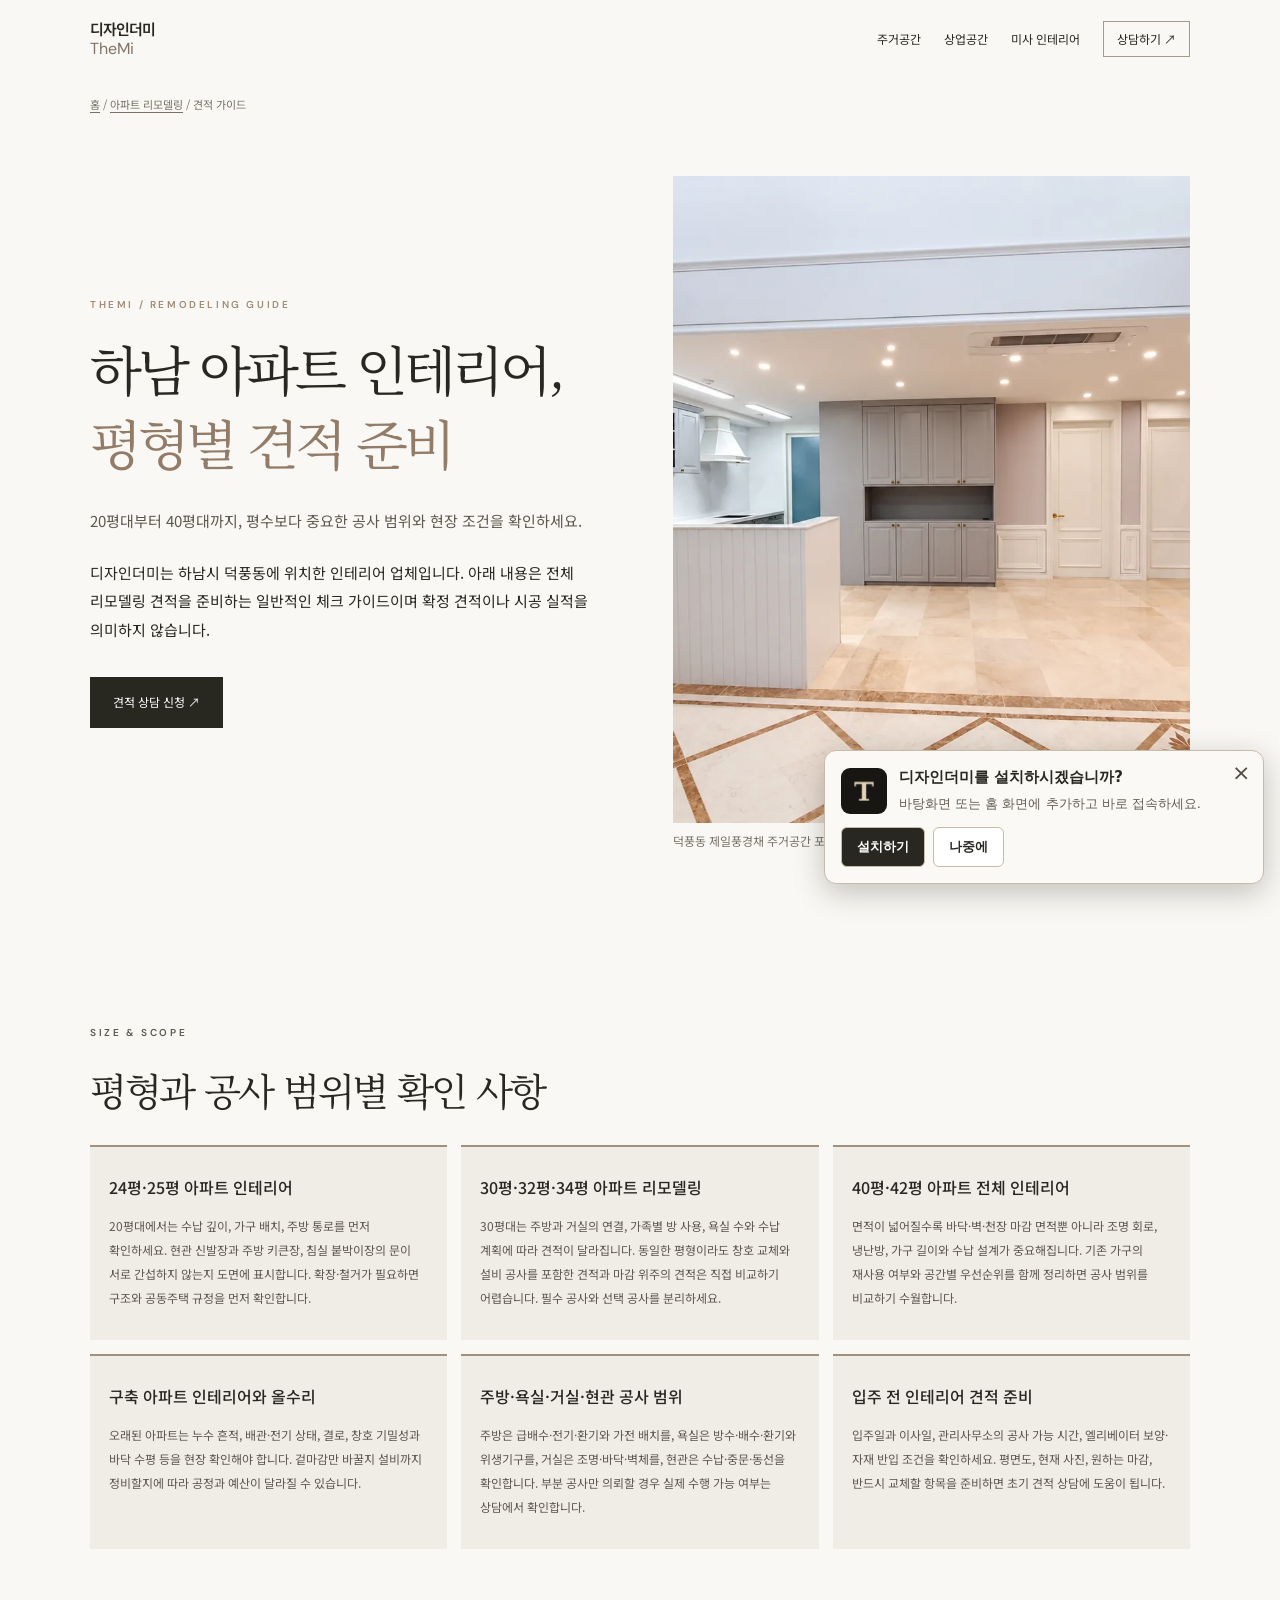
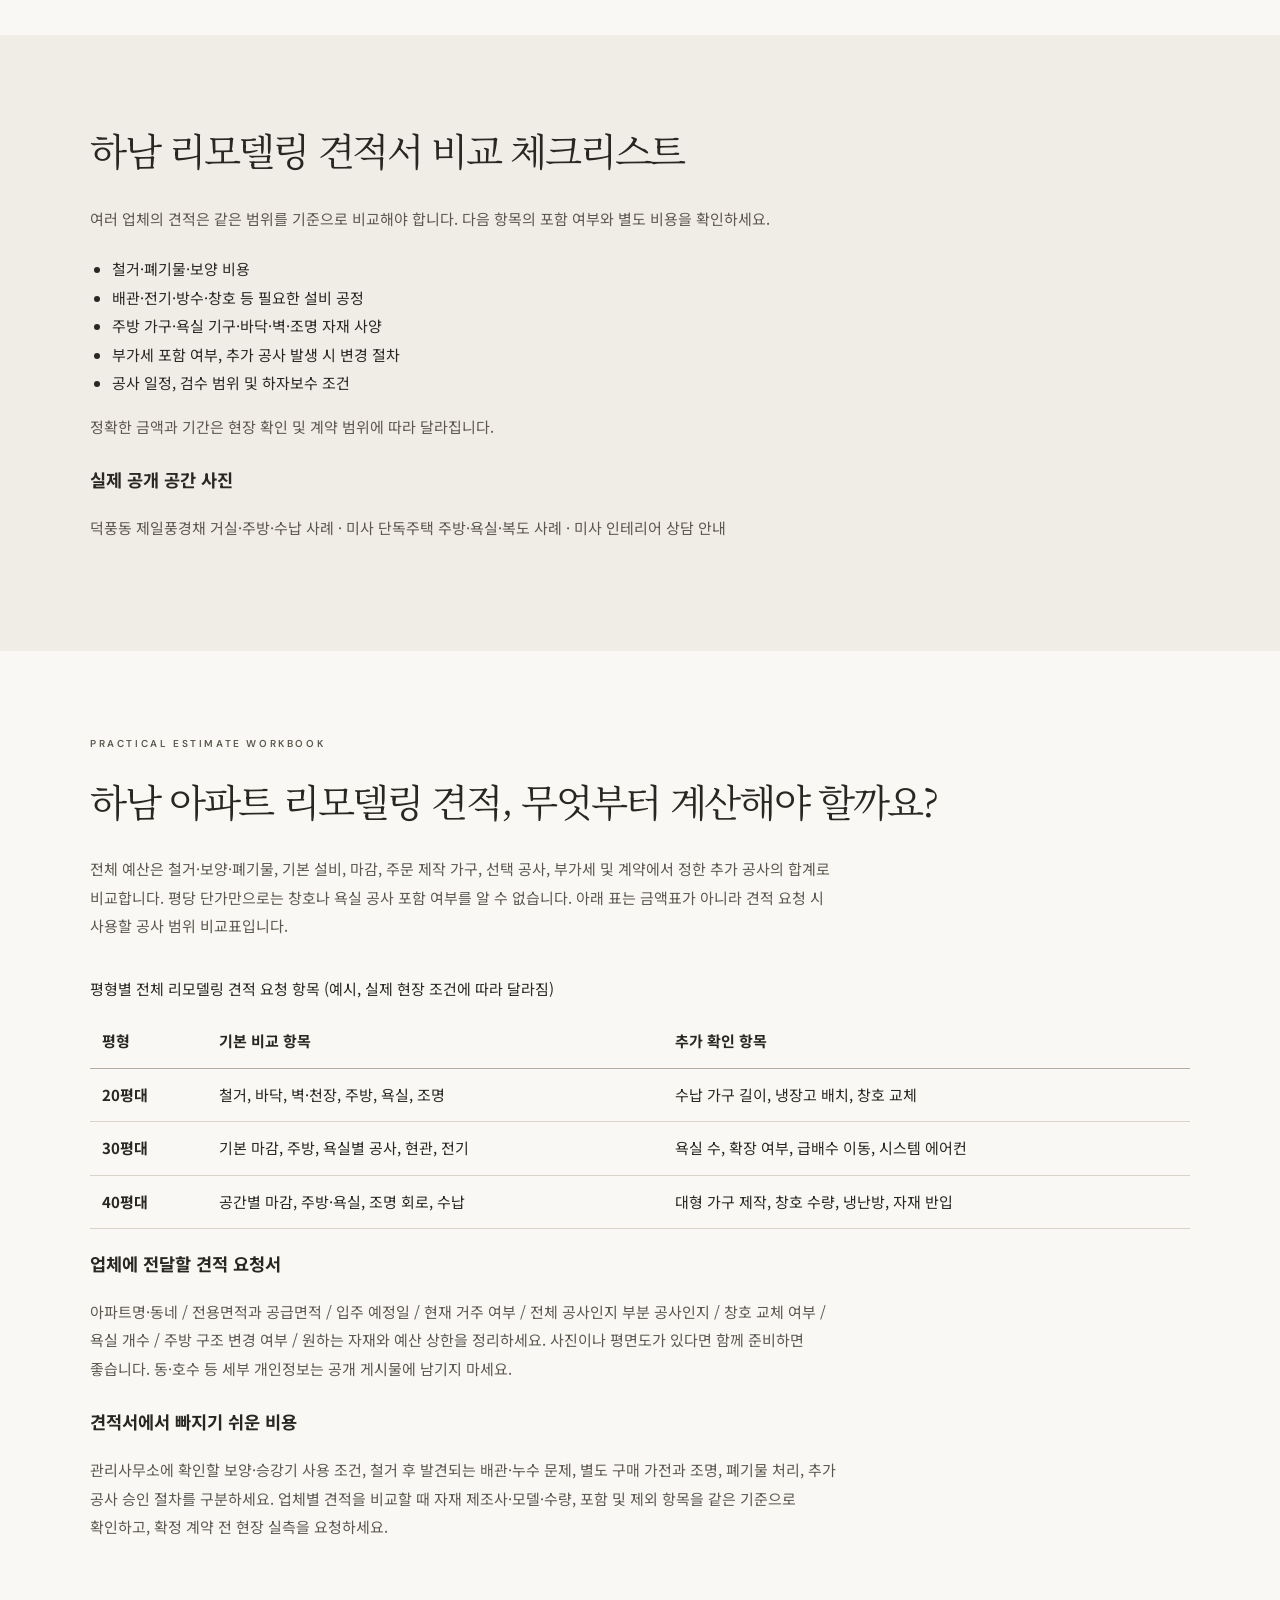
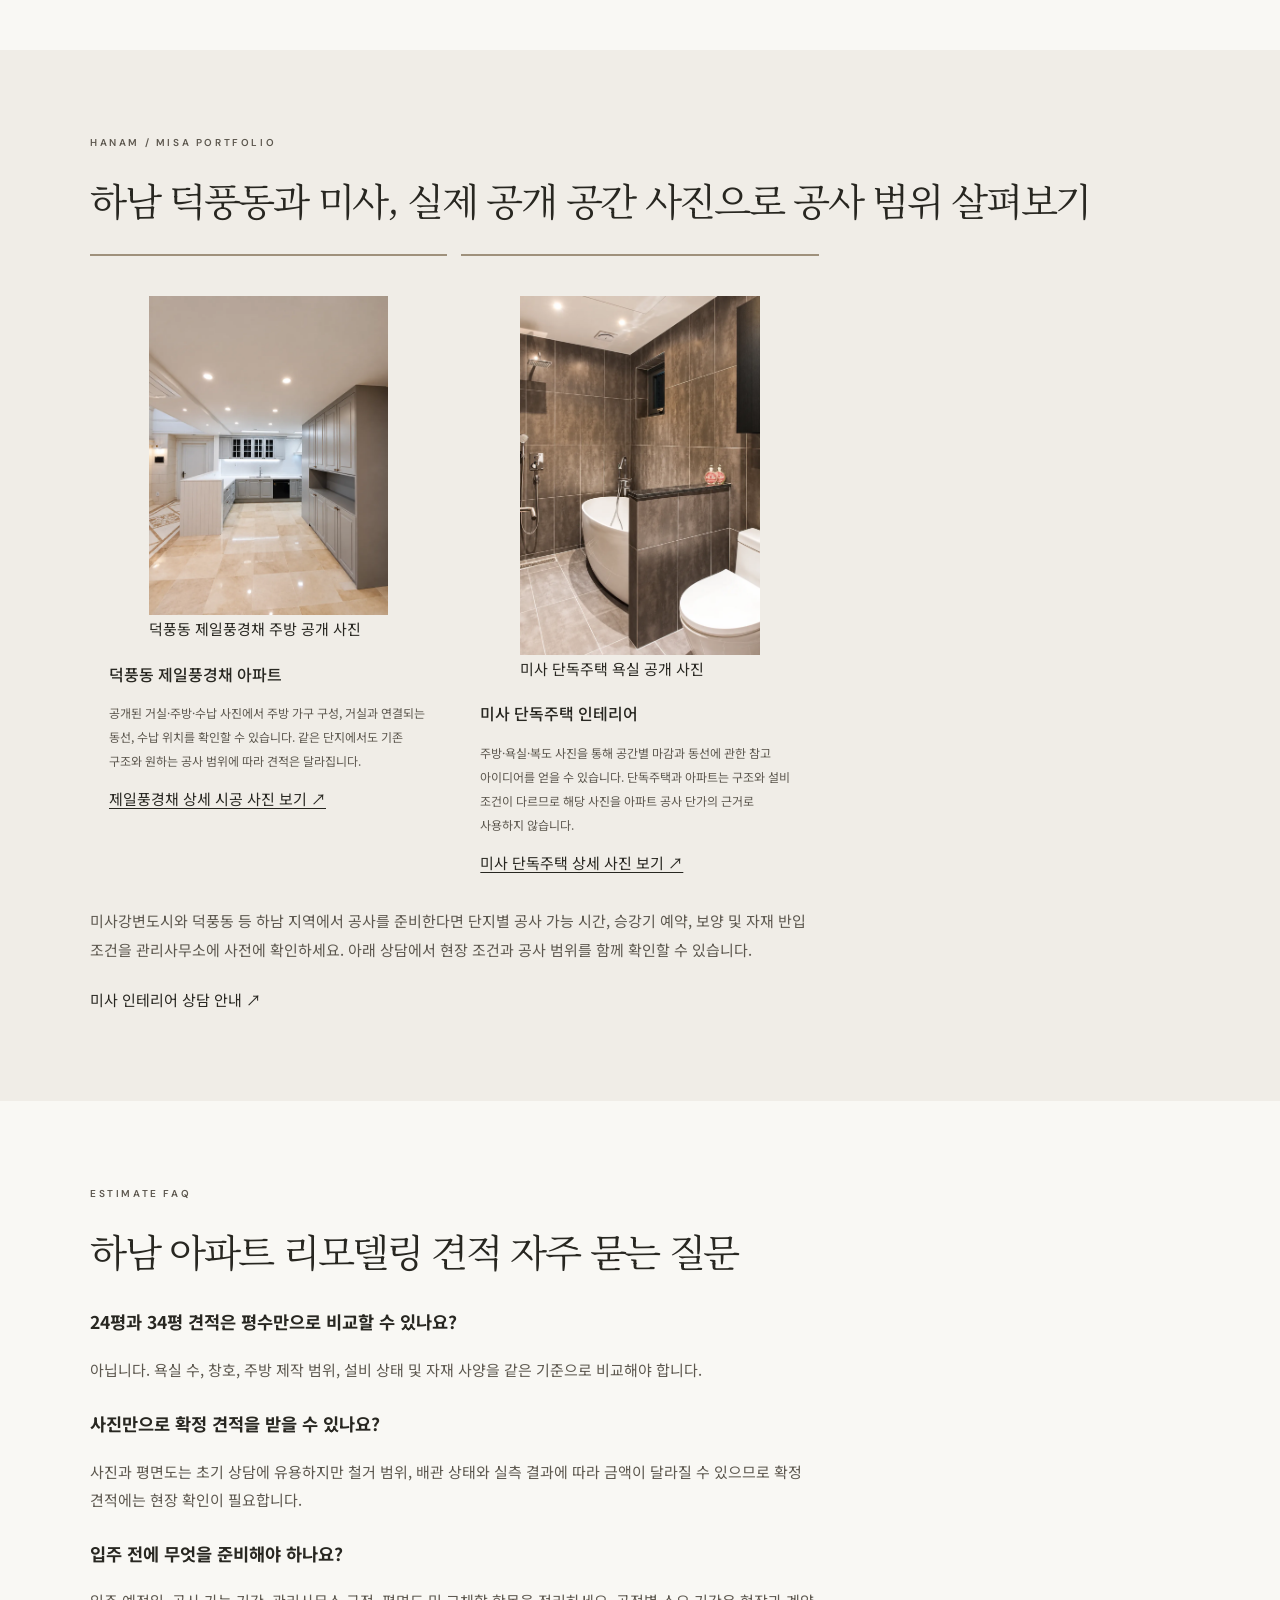
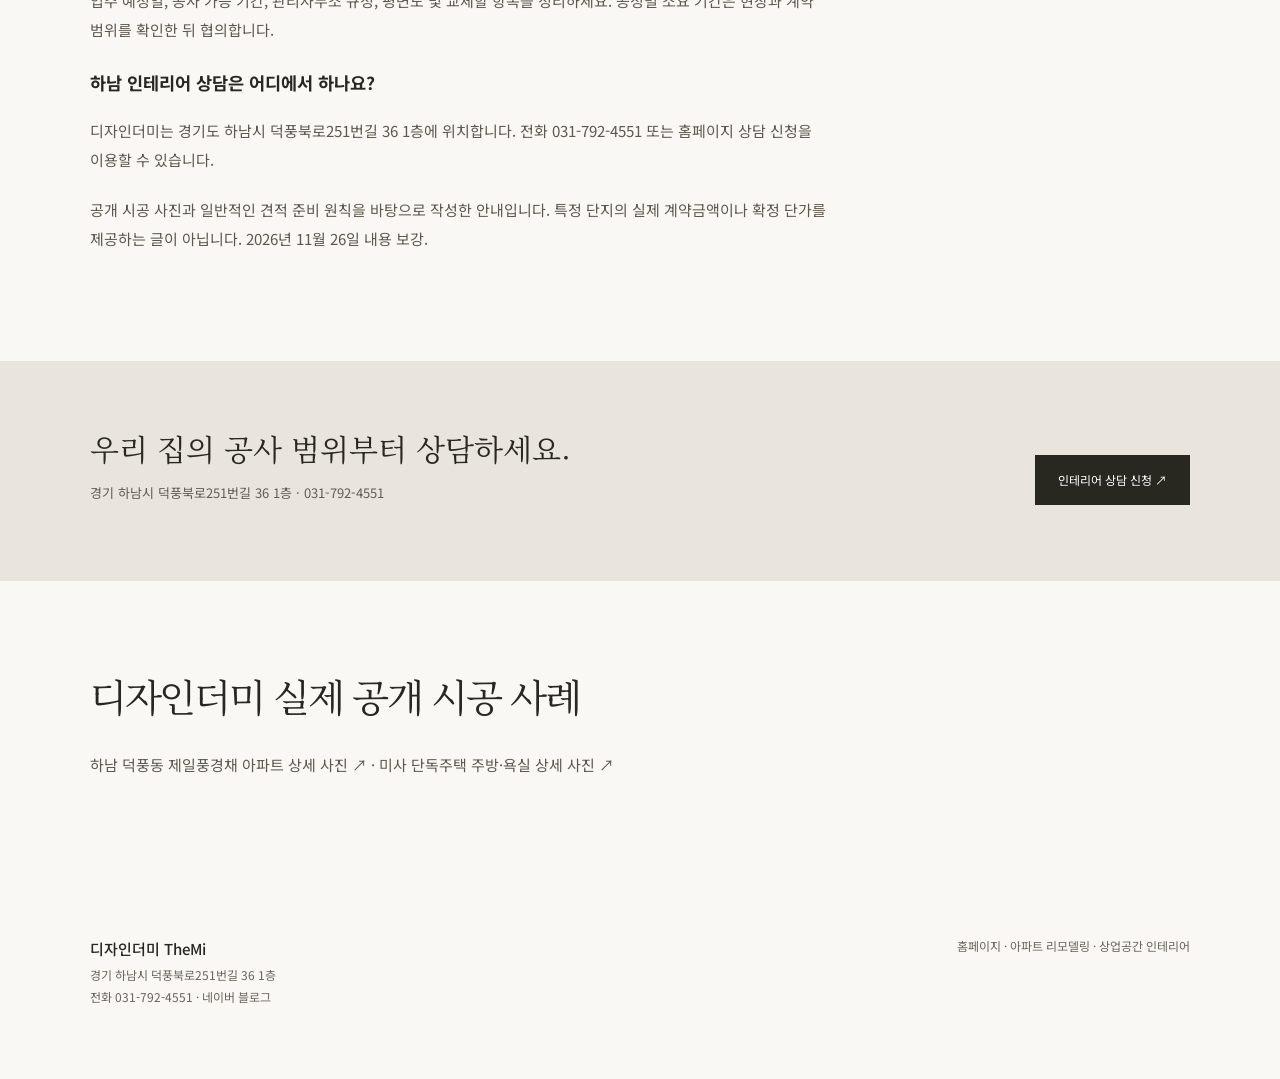
<file: hanam-remodeling-guide.html>
<!doctype html>
<html lang="ko"><head><meta charset="utf-8"><meta name="viewport" content="width=device-width,initial-scale=1"><meta name="robots" content="index, follow, max-image-preview:large"><title>하남 아파트 인테리어 견적 가이드 | 20·30·40평 리모델링 | 디자인더미</title><meta name="description" content="하남·미사 아파트 리모델링을 준비할 때 평형별 공사 범위 비교표, 견적 요청서, 추가 비용 체크리스트, 덕풍동·미사 공개 시공 사진과 입주 전 준비 사항을 확인하세요."><link rel="canonical" href="https://themi.co.kr/hanam-remodeling-guide.html"><meta property="og:type" content="article"><meta property="og:locale" content="ko_KR"><meta property="og:site_name" content="디자인더미 TheMi"><meta property="og:title" content="하남 아파트 인테리어 견적 가이드 | 20·30·40평 리모델링 | 디자인더미"><meta property="og:description" content="하남·미사 아파트 리모델링을 준비할 때 평형별 공사 범위 비교표, 견적 요청서, 추가 비용 체크리스트, 덕풍동·미사 공개 시공 사진과 입주 전 준비 사항을 확인하세요."><meta property="og:url" content="https://themi.co.kr/hanam-remodeling-guide.html"><meta property="og:image" content="https://themi.co.kr/assets/images/residential/deokpung-open-space.webp"><link rel="icon" href="assets/favicon.svg" type="image/svg+xml"><link rel="stylesheet" href="assets/seo-pages.css?v=20261125-responsive"><script type="application/ld+json">{"@context":"https://schema.org","@graph":[{"@type":"WebPage","@id":"https://themi.co.kr/hanam-remodeling-guide.html#webpage","url":"https://themi.co.kr/hanam-remodeling-guide.html","name":"하남 아파트 인테리어 견적 가이드 | 20·30·40평 리모델링 | 디자인더미","description":"하남·미사 아파트 리모델링을 준비할 때 평형별 공사 범위 비교표, 견적 요청서, 추가 비용 체크리스트, 덕풍동·미사 공개 시공 사진과 입주 전 준비 사항을 확인하세요.","inLanguage":"ko-KR","about":{"@id":"https://themi.co.kr/#business"}},{"@type":"BreadcrumbList","itemListElement":[{"@type":"ListItem","position":1,"name":"홈","item":"https://themi.co.kr/"},{"@type":"ListItem","position":2,"name":"아파트 리모델링","item":"https://themi.co.kr/apartment-remodeling.html"},{"@type":"ListItem","position":3,"name":"견적 준비 가이드","item":"https://themi.co.kr/hanam-remodeling-guide.html"}]}]}</script><link rel="manifest" href="/site.webmanifest">
<link rel="apple-touch-icon" sizes="180x180" href="/assets/icons/icon-180.png">
<meta name="apple-mobile-web-app-title" content="디자인더미">
<meta name="apple-mobile-web-app-capable" content="yes">
<meta name="apple-mobile-web-app-status-bar-style" content="default">
<link rel="stylesheet" href="/assets/install-banner.css?v=20261125-banner">
<script src="/assets/pwa-install.js?v=20261125-banner" defer></script>
<meta name="twitter:card" content="summary_large_image">
<meta name="twitter:title" content="하남 아파트 인테리어 견적 가이드 | 20·30·40평 리모델링 | 디자인더미">
<meta name="twitter:description" content="하남·미사 아파트 리모델링을 준비할 때 평형별 공사 범위 비교표, 견적 요청서, 추가 비용 체크리스트, 덕풍동·미사 공개 시공 사진과 입주 전 준비 사항을 확인하세요.">
<meta name="twitter:image" content="https://themi.co.kr/assets/images/residential/deokpung-open-space.webp">
</head><body>
<header class="wrap top"><a class="logo" href="./" aria-label="디자인더미 홈페이지">디자인더미<small>TheMi</small></a><nav class="nav" aria-label="서비스 메뉴"><a href="apartment-remodeling.html">주거공간</a><a href="commercial-interior.html">상업공간</a><a href="misa-interior.html">미사 인테리어</a><a href="/#contact">상담하기 ↗</a></nav></header>
<main><div class="wrap crumb"><a href="./">홈</a> / <a href="apartment-remodeling.html">아파트 리모델링</a> / 견적 가이드</div><section class="wrap hero"><div><p class="eyebrow">THEMI / REMODELING GUIDE</p><h1>하남 아파트 인테리어,<br><em>평형별 견적 준비</em></h1><p class="lead">20평대부터 40평대까지, 평수보다 중요한 공사 범위와 현장 조건을 확인하세요.</p><p>디자인더미는 하남시 덕풍동에 위치한 인테리어 업체입니다. 아래 내용은 전체 리모델링 견적을 준비하는 일반적인 체크 가이드이며 확정 견적이나 시공 실적을 의미하지 않습니다.</p><a class="btn" href="/#contact">견적 상담 신청 ↗</a></div><figure><img src="assets/images/residential/deokpung-open-space.webp" alt="하남 덕풍동 제일풍경채 리모델링 거실과 주방 사진" fetchpriority="high"><figcaption>덕풍동 제일풍경채 주거공간 포트폴리오 (평형 미표기)</figcaption></figure></section>
<section class="section"><div class="wrap"><p class="eyebrow">SIZE &amp; SCOPE</p><h2>평형과 공사 범위별 확인 사항</h2><div class="cards"><article class="card"><h3>24평·25평 아파트 인테리어</h3><p>20평대에서는 수납 깊이, 가구 배치, 주방 통로를 먼저 확인하세요. 현관 신발장과 주방 키큰장, 침실 붙박이장의 문이 서로 간섭하지 않는지 도면에 표시합니다. 확장·철거가 필요하면 구조와 공동주택 규정을 먼저 확인합니다.</p></article><article class="card"><h3>30평·32평·34평 아파트 리모델링</h3><p>30평대는 주방과 거실의 연결, 가족별 방 사용, 욕실 수와 수납 계획에 따라 견적이 달라집니다. 동일한 평형이라도 창호 교체와 설비 공사를 포함한 견적과 마감 위주의 견적은 직접 비교하기 어렵습니다. 필수 공사와 선택 공사를 분리하세요.</p></article><article class="card"><h3>40평·42평 아파트 전체 인테리어</h3><p>면적이 넓어질수록 바닥·벽·천장 마감 면적뿐 아니라 조명 회로, 냉난방, 가구 길이와 수납 설계가 중요해집니다. 기존 가구의 재사용 여부와 공간별 우선순위를 함께 정리하면 공사 범위를 비교하기 수월합니다.</p></article><article class="card"><h3>구축 아파트 인테리어와 올수리</h3><p>오래된 아파트는 누수 흔적, 배관·전기 상태, 결로, 창호 기밀성과 바닥 수평 등을 현장 확인해야 합니다. 겉마감만 바꿀지 설비까지 정비할지에 따라 공정과 예산이 달라질 수 있습니다.</p></article><article class="card"><h3>주방·욕실·거실·현관 공사 범위</h3><p>주방은 급배수·전기·환기와 가전 배치를, 욕실은 방수·배수·환기와 위생기구를, 거실은 조명·바닥·벽체를, 현관은 수납·중문·동선을 확인합니다. 부분 공사만 의뢰할 경우 실제 수행 가능 여부는 상담에서 확인합니다.</p></article><article class="card"><h3>입주 전 인테리어 견적 준비</h3><p>입주일과 이사일, 관리사무소의 공사 가능 시간, 엘리베이터 보양·자재 반입 조건을 확인하세요. 평면도, 현재 사진, 원하는 마감, 반드시 교체할 항목을 준비하면 초기 견적 상담에 도움이 됩니다.</p></article></div></div></section>
<section class="section" style="background:#f0ede7"><div class="wrap"><h2>하남 리모델링 견적서 비교 체크리스트</h2><p>여러 업체의 견적은 같은 범위를 기준으로 비교해야 합니다. 다음 항목의 포함 여부와 별도 비용을 확인하세요.</p><ul><li>철거·폐기물·보양 비용</li><li>배관·전기·방수·창호 등 필요한 설비 공정</li><li>주방 가구·욕실 기구·바닥·벽·조명 자재 사양</li><li>부가세 포함 여부, 추가 공사 발생 시 변경 절차</li><li>공사 일정, 검수 범위 및 하자보수 조건</li></ul><p>정확한 금액과 기간은 현장 확인 및 계약 범위에 따라 달라집니다.</p><h3>실제 공개 공간 사진</h3><p><a href="apartment-remodeling.html#deokpung-jeil">덕풍동 제일풍경채 거실·주방·수납 사례</a> · <a href="apartment-remodeling.html#misa-house">미사 단독주택 주방·욕실·복도 사례</a> · <a href="misa-interior.html">미사 인테리어 상담 안내</a></p></div></section>
<section class="section" id="estimate-workbook"><div class="wrap"><p class="eyebrow">PRACTICAL ESTIMATE WORKBOOK</p><h2>하남 아파트 리모델링 견적, 무엇부터 계산해야 할까요?</h2><p>전체 예산은 철거·보양·폐기물, 기본 설비, 마감, 주문 제작 가구, 선택 공사, 부가세 및 계약에서 정한 추가 공사의 합계로 비교합니다. 평당 단가만으로는 창호나 욕실 공사 포함 여부를 알 수 없습니다. 아래 표는 금액표가 아니라 견적 요청 시 사용할 공사 범위 비교표입니다.</p><div style="overflow-x:auto"><table style="width:100%;border-collapse:collapse;text-align:left;min-width:520px"><caption style="text-align:left;padding:12px 0">평형별 전체 리모델링 견적 요청 항목 (예시, 실제 현장 조건에 따라 달라짐)</caption><thead><tr><th scope="col" style="padding:12px;border-bottom:1px solid #b5aca0">평형</th><th scope="col" style="padding:12px;border-bottom:1px solid #b5aca0">기본 비교 항목</th><th scope="col" style="padding:12px;border-bottom:1px solid #b5aca0">추가 확인 항목</th></tr></thead><tbody><tr><th scope="row" style="padding:12px;border-bottom:1px solid #d9d3c9">20평대</th><td style="padding:12px;border-bottom:1px solid #d9d3c9">철거, 바닥, 벽·천장, 주방, 욕실, 조명</td><td style="padding:12px;border-bottom:1px solid #d9d3c9">수납 가구 길이, 냉장고 배치, 창호 교체</td></tr><tr><th scope="row" style="padding:12px;border-bottom:1px solid #d9d3c9">30평대</th><td style="padding:12px;border-bottom:1px solid #d9d3c9">기본 마감, 주방, 욕실별 공사, 현관, 전기</td><td style="padding:12px;border-bottom:1px solid #d9d3c9">욕실 수, 확장 여부, 급배수 이동, 시스템 에어컨</td></tr><tr><th scope="row" style="padding:12px;border-bottom:1px solid #d9d3c9">40평대</th><td style="padding:12px;border-bottom:1px solid #d9d3c9">공간별 마감, 주방·욕실, 조명 회로, 수납</td><td style="padding:12px;border-bottom:1px solid #d9d3c9">대형 가구 제작, 창호 수량, 냉난방, 자재 반입</td></tr></tbody></table></div><h3>업체에 전달할 견적 요청서</h3><p>아파트명·동네 / 전용면적과 공급면적 / 입주 예정일 / 현재 거주 여부 / 전체 공사인지 부분 공사인지 / 창호 교체 여부 / 욕실 개수 / 주방 구조 변경 여부 / 원하는 자재와 예산 상한을 정리하세요. 사진이나 평면도가 있다면 함께 준비하면 좋습니다. 동·호수 등 세부 개인정보는 공개 게시물에 남기지 마세요.</p><h3>견적서에서 빠지기 쉬운 비용</h3><p>관리사무소에 확인할 보양·승강기 사용 조건, 철거 후 발견되는 배관·누수 문제, 별도 구매 가전과 조명, 폐기물 처리, 추가 공사 승인 절차를 구분하세요. 업체별 견적을 비교할 때 자재 제조사·모델·수량, 포함 및 제외 항목을 같은 기준으로 확인하고, 확정 계약 전 현장 실측을 요청하세요.</p></div></section>
<section class="section" id="local-cases" style="background:#f0ede7"><div class="wrap"><p class="eyebrow">HANAM / MISA PORTFOLIO</p><h2>하남 덕풍동과 미사, 실제 공개 공간 사진으로 공사 범위 살펴보기</h2><div class="cards"><article class="card"><figure><img src="assets/images/residential/deokpung-kitchen-overview.webp" alt="하남 덕풍동 제일풍경채 리모델링 주방 전경" loading="lazy" decoding="async" style="width:100%;height:auto"><figcaption>덕풍동 제일풍경채 주방 공개 사진</figcaption></figure><h3>덕풍동 제일풍경채 아파트</h3><p>공개된 거실·주방·수납 사진에서 주방 가구 구성, 거실과 연결되는 동선, 수납 위치를 확인할 수 있습니다. 같은 단지에서도 기존 구조와 원하는 공사 범위에 따라 견적은 달라집니다.</p><a href="deokpung-jeil-remodeling.html">제일풍경채 상세 시공 사진 보기 ↗</a></article><article class="card"><figure><img src="assets/images/residential/misa-bath.webp" alt="하남 미사 단독주택 인테리어 욕실 공개 사진" loading="lazy" decoding="async" style="width:100%;height:auto"><figcaption>미사 단독주택 욕실 공개 사진</figcaption></figure><h3>미사 단독주택 인테리어</h3><p>주방·욕실·복도 사진을 통해 공간별 마감과 동선에 관한 참고 아이디어를 얻을 수 있습니다. 단독주택과 아파트는 구조와 설비 조건이 다르므로 해당 사진을 아파트 공사 단가의 근거로 사용하지 않습니다.</p><a href="misa-house-interior.html">미사 단독주택 상세 사진 보기 ↗</a></article></div><p>미사강변도시와 덕풍동 등 하남 지역에서 공사를 준비한다면 단지별 공사 가능 시간, 승강기 예약, 보양 및 자재 반입 조건을 관리사무소에 사전에 확인하세요. 아래 상담에서 현장 조건과 공사 범위를 함께 확인할 수 있습니다.</p><a href="misa-interior.html">미사 인테리어 상담 안내 ↗</a></div></section>
<section class="section" id="estimate-faq"><div class="wrap"><p class="eyebrow">ESTIMATE FAQ</p><h2>하남 아파트 리모델링 견적 자주 묻는 질문</h2><h3>24평과 34평 견적은 평수만으로 비교할 수 있나요?</h3><p>아닙니다. 욕실 수, 창호, 주방 제작 범위, 설비 상태 및 자재 사양을 같은 기준으로 비교해야 합니다.</p><h3>사진만으로 확정 견적을 받을 수 있나요?</h3><p>사진과 평면도는 초기 상담에 유용하지만 철거 범위, 배관 상태와 실측 결과에 따라 금액이 달라질 수 있으므로 확정 견적에는 현장 확인이 필요합니다.</p><h3>입주 전에 무엇을 준비해야 하나요?</h3><p>입주 예정일, 공사 가능 기간, 관리사무소 규정, 평면도 및 교체할 항목을 정리하세요. 공정별 소요 기간은 현장과 계약 범위를 확인한 뒤 협의합니다.</p><h3>하남 인테리어 상담은 어디에서 하나요?</h3><p>디자인더미는 경기도 하남시 덕풍북로251번길 36 1층에 위치합니다. 전화 <a href="tel:0317924551">031-792-4551</a> 또는 <a href="/#contact">홈페이지 상담 신청</a>을 이용할 수 있습니다.</p><p>공개 시공 사진과 일반적인 견적 준비 원칙을 바탕으로 작성한 안내입니다. 특정 단지의 실제 계약금액이나 확정 단가를 제공하는 글이 아닙니다. <time datetime="2026-11-26">2026년 11월 26일</time> 내용 보강.</p></div></section>
<section class="cta"><div class="wrap"><div><h2>우리 집의 공사 범위부터 상담하세요.</h2><p>경기 하남시 덕풍북로251번길 36 1층 · 031-792-4551</p></div><a href="/#contact" class="btn">인테리어 상담 신청 ↗</a></div></section><section class="section"><div class="wrap"><h2>디자인더미 실제 공개 시공 사례</h2><p><a href="deokpung-jeil-remodeling.html">하남 덕풍동 제일풍경채 아파트 상세 사진 ↗</a> · <a href="misa-house-interior.html">미사 단독주택 주방·욕실 상세 사진 ↗</a></p></div></section></main><footer class="bottom"><div class="wrap"><div><strong>디자인더미 TheMi</strong><br>경기 하남시 덕풍북로251번길 36 1층<br><a href="tel:0317924551">전화 031-792-4551</a> · <a href="https://blog.naver.com/771jung" target="_blank" rel="noopener noreferrer">네이버 블로그</a></div><div><a href="./">홈페이지</a> · <a href="apartment-remodeling.html">아파트 리모델링</a> · <a href="commercial-interior.html">상업공간 인테리어</a></div></div></footer><aside id="themi-install-banner" class="themi-install-banner" aria-label="디자인더미 앱 설치 안내" hidden>
  <button type="button" id="themi-install-close" class="themi-install-banner-close" aria-label="설치 안내 닫기">×</button>
  <div class="themi-install-banner-row"><img class="themi-install-banner-icon" src="/assets/icons/icon-192.png" width="46" height="46" alt=""><div><strong>디자인더미를 설치하시겠습니까?</strong><p>바탕화면 또는 홈 화면에 추가하고 바로 접속하세요.</p></div></div>
  <div class="themi-install-banner-actions"><button type="button" id="themi-install-yes" class="themi-install-yes">설치하기</button><button type="button" id="themi-install-later" class="themi-install-later">나중에</button></div>
  <p id="themi-install-help" class="themi-install-banner-help" role="status" aria-live="polite" hidden></p>
</aside>
</body></html>
</file>
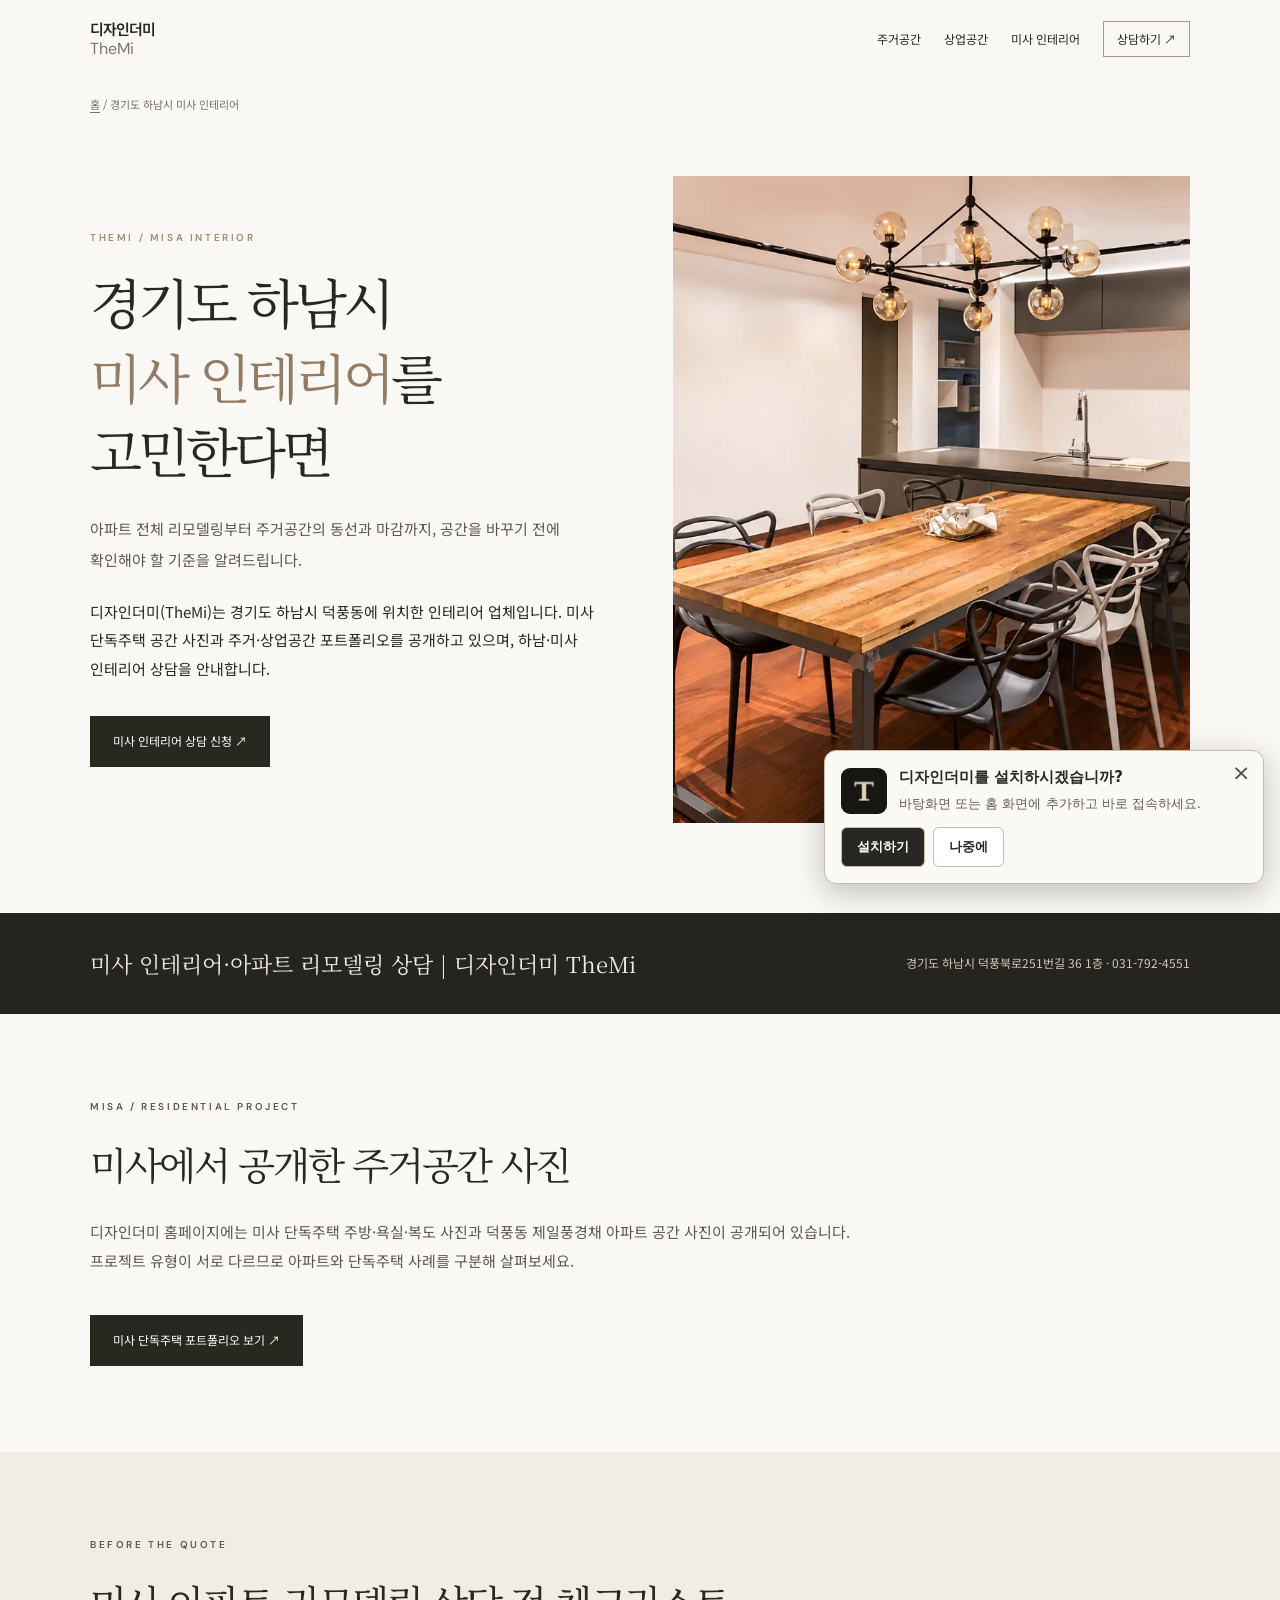
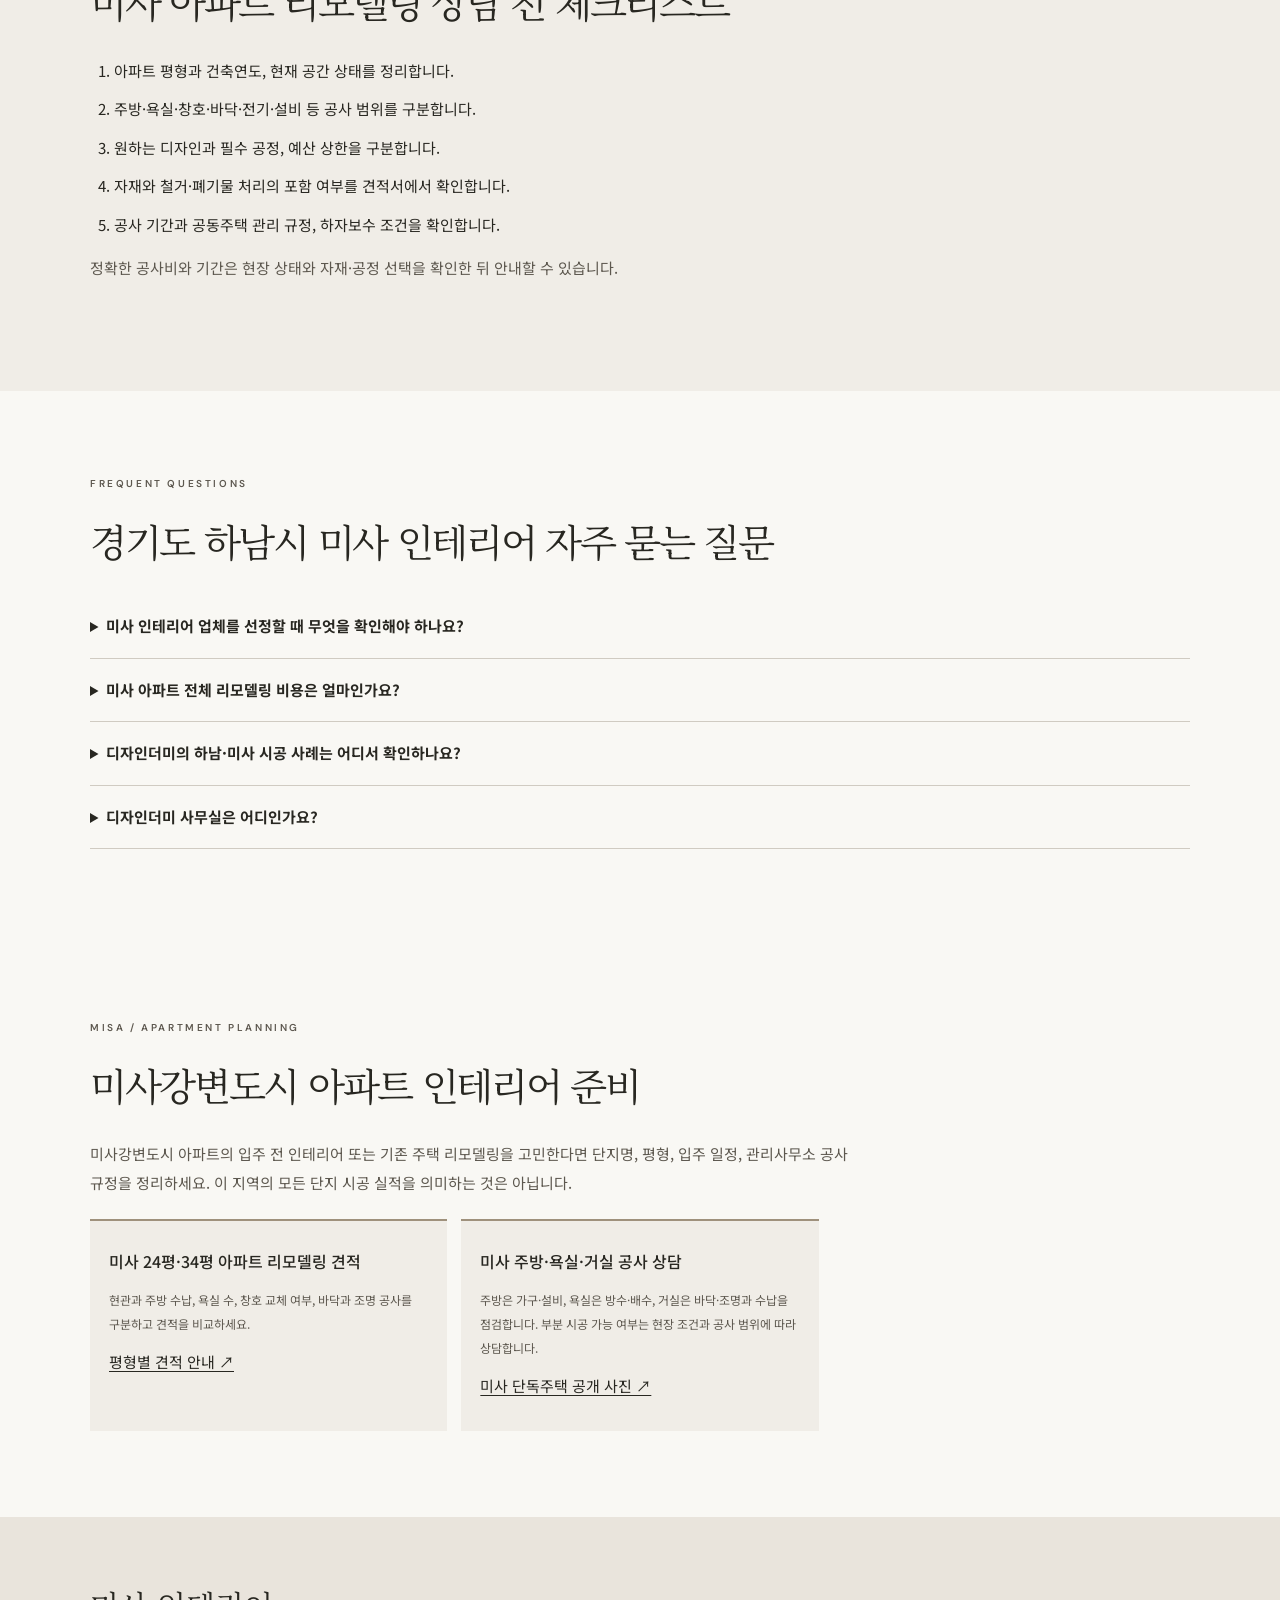
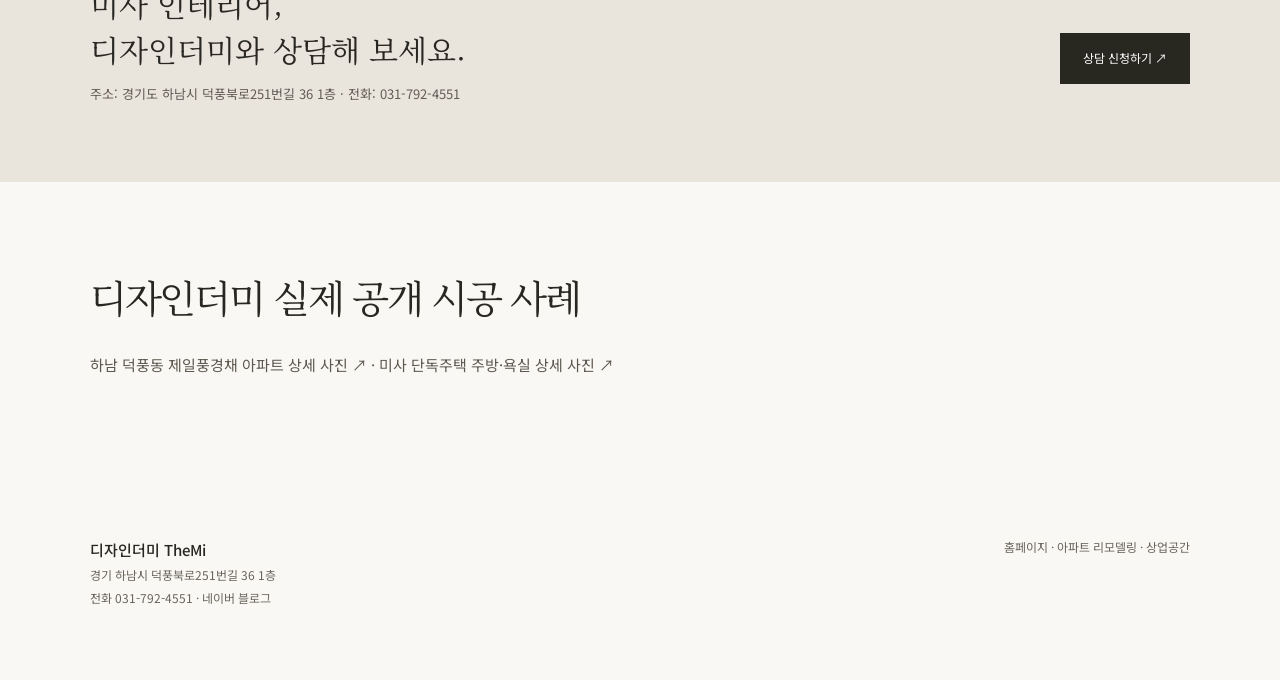
<file: misa-interior.html>
<!doctype html>
<html lang="ko"><head><meta charset="utf-8"><meta name="viewport" content="width=device-width,initial-scale=1">
<meta name="robots" content="index, follow, max-image-preview:large,max-snippet:-1">
<title>미사 인테리어·아파트 리모델링 | 경기도 하남시 디자인더미</title>
<meta name="description" content="경기도 하남시 미사 인테리어·미사 아파트 리모델링 상담. 디자인더미(TheMi)의 미사 단독주택 시공 사진과 견적 상담 시 확인할 사항, 연락처를 안내합니다.">
<link rel="canonical" href="https://themi.co.kr/misa-interior.html">
<meta property="og:type" content="article"><meta property="og:locale" content="ko_KR"><meta property="og:site_name" content="디자인더미 TheMi">
<meta property="og:title" content="미사 인테리어·아파트 리모델링 | 디자인더미">
<meta property="og:description" content="경기도 하남시 미사 인테리어 상담과 실제 공간 사진 및 견적 준비 가이드.">
<meta property="og:url" content="https://themi.co.kr/misa-interior.html">
<meta property="og:image" content="https://themi.co.kr/assets/images/residential/misa-dining.webp">
<link rel="icon" type="image/svg+xml" href="assets/favicon.svg">
<link rel="stylesheet" href="assets/seo-pages.css?v=20261125-responsive">
<script type="application/ld+json">{"@context":"https://schema.org","@graph":[{"@type":"WebPage","@id":"https://themi.co.kr/misa-interior.html#webpage","url":"https://themi.co.kr/misa-interior.html","name":"경기도 하남시 미사 인테리어·아파트 리모델링 상담 | 디자인더미","inLanguage":"ko-KR","about":{"@id":"https://themi.co.kr/#business"}},{"@type":"BreadcrumbList","itemListElement":[{"@type":"ListItem","position":1,"name":"홈","item":"https://themi.co.kr/"},{"@type":"ListItem","position":2,"name":"미사 인테리어","item":"https://themi.co.kr/misa-interior.html"}]},{"@type":"FAQPage","mainEntity":[{"@type":"Question","name":"미사 인테리어 업체를 선정할 때 무엇을 확인해야 하나요?","acceptedAnswer":{"@type":"Answer","text":"실제 시공 사진, 동일한 범위의 견적서, 자재와 공정 명세, 일정, 하자보수 조건을 비교하세요."}},{"@type":"Question","name":"미사 아파트 전체 리모델링 비용은 얼마인가요?","acceptedAnswer":{"@type":"Answer","text":"공사 면적 외에 철거, 창호, 설비, 주방·욕실, 마감재에 따라 달라집니다. 현장 확인 뒤 항목별 견적을 비교하는 것이 정확합니다."}},{"@type":"Question","name":"디자인더미의 하남·미사 시공 사례는 어디서 확인하나요?","acceptedAnswer":{"@type":"Answer","text":"홈페이지 주거공간 페이지에 미사 단독주택과 덕풍동 제일풍경채 공간 사진이 있으며 네이버 블로그로 더 많은 시공 사례를 확인할 수 있습니다."}},{"@type":"Question","name":"디자인더미 사무실은 어디인가요?","acceptedAnswer":{"@type":"Answer","text":"경기도 하남시 덕풍북로251번길 36 1층입니다. 미사 지역 인테리어 상담은 031-792-4551로 문의할 수 있습니다."}}]}]}</script>
<style>.local-checklist{padding-left:24px;line-height:1.9}.local-checklist li{margin:10px 0}.local-faq details{border-bottom:1px solid #d0cbc2;padding:17px 0}.local-faq summary{cursor:pointer;font-weight:700}.local-faq p{line-height:1.85}</style>
<link rel="manifest" href="/site.webmanifest">
<link rel="apple-touch-icon" sizes="180x180" href="/assets/icons/icon-180.png">
<meta name="apple-mobile-web-app-title" content="디자인더미">
<meta name="apple-mobile-web-app-capable" content="yes">
<meta name="apple-mobile-web-app-status-bar-style" content="default">
<link rel="stylesheet" href="/assets/install-banner.css?v=20261125-banner">
<script src="/assets/pwa-install.js?v=20261125-banner" defer></script>
<meta name="twitter:card" content="summary_large_image">
<meta name="twitter:title" content="미사 인테리어·아파트 리모델링 | 경기도 하남시 디자인더미">
<meta name="twitter:description" content="경기도 하남시 미사 인테리어·미사 아파트 리모델링 상담. 디자인더미(TheMi)의 미사 단독주택 시공 사진과 견적 상담 시 확인할 사항, 연락처를 안내합니다.">
<meta name="twitter:image" content="https://themi.co.kr/assets/images/residential/misa-dining.webp">
</head><body>
<header class="wrap top"><a class="logo" href="./" aria-label="디자인더미 홈페이지">디자인더미<small>TheMi</small></a><nav class="nav" aria-label="서비스 메뉴"><a href="apartment-remodeling.html">주거공간</a><a href="commercial-interior.html">상업공간</a><a href="misa-interior.html" aria-current="page">미사 인테리어</a><a href="index.html#contact">상담하기 ↗</a></nav></header>
<main><div class="wrap crumb"><a href="./">홈</a> / 경기도 하남시 미사 인테리어</div>
<section class="wrap hero"><div><p class="eyebrow">THEMI / MISA INTERIOR</p><h1>경기도 하남시<br><em>미사 인테리어</em>를 고민한다면</h1><p class="lead">아파트 전체 리모델링부터 주거공간의 동선과 마감까지, 공간을 바꾸기 전에 확인해야 할 기준을 알려드립니다.</p><p>디자인더미(TheMi)는 경기도 하남시 덕풍동에 위치한 인테리어 업체입니다. 미사 단독주택 공간 사진과 주거·상업공간 포트폴리오를 공개하고 있으며, 하남·미사 인테리어 상담을 안내합니다.</p><a class="btn" href="index.html#contact">미사 인테리어 상담 신청 ↗</a></div><figure><img src="assets/images/residential/misa-dining.webp" alt="경기도 하남시 미사 단독주택 인테리어 포트폴리오, 원목 다이닝 공간" loading="eager"></figure></section>
<section class="band"><div class="wrap"><b>미사 인테리어·아파트 리모델링 상담 | 디자인더미 TheMi</b><span>경기도 하남시 덕풍북로251번길 36 1층 · 031-792-4551</span></div></section>
<section class="section"><div class="wrap"><p class="eyebrow">MISA / RESIDENTIAL PROJECT</p><h2>미사에서 공개한 주거공간 사진</h2><p>디자인더미 홈페이지에는 미사 단독주택 주방·욕실·복도 사진과 덕풍동 제일풍경채 아파트 공간 사진이 공개되어 있습니다. 프로젝트 유형이 서로 다르므로 아파트와 단독주택 사례를 구분해 살펴보세요.</p><a class="btn" href="apartment-remodeling.html#misa-house">미사 단독주택 포트폴리오 보기 ↗</a></div></section>
<section class="section" style="background:#f0ede7"><div class="wrap"><p class="eyebrow">BEFORE THE QUOTE</p><h2>미사 아파트 리모델링 상담 전 체크리스트</h2><ol class="local-checklist"><li>아파트 평형과 건축연도, 현재 공간 상태를 정리합니다.</li><li>주방·욕실·창호·바닥·전기·설비 등 공사 범위를 구분합니다.</li><li>원하는 디자인과 필수 공정, 예산 상한을 구분합니다.</li><li>자재와 철거·폐기물 처리의 포함 여부를 견적서에서 확인합니다.</li><li>공사 기간과 공동주택 관리 규정, 하자보수 조건을 확인합니다.</li></ol><p>정확한 공사비와 기간은 현장 상태와 자재·공정 선택을 확인한 뒤 안내할 수 있습니다.</p></div></section>
<section class="section"><div class="wrap"><p class="eyebrow">FREQUENT QUESTIONS</p><h2>경기도 하남시 미사 인테리어 자주 묻는 질문</h2><div class="local-faq"><details><summary>미사 인테리어 업체를 선정할 때 무엇을 확인해야 하나요?</summary><p>실제 시공 사진, 동일한 범위의 견적서, 자재와 공정 명세, 일정, 하자보수 조건을 비교하세요.</p></details><details><summary>미사 아파트 전체 리모델링 비용은 얼마인가요?</summary><p>공사 면적 외에 철거, 창호, 설비, 주방·욕실, 마감재에 따라 달라집니다. 현장 확인 뒤 항목별 견적을 비교하는 것이 정확합니다.</p></details><details><summary>디자인더미의 하남·미사 시공 사례는 어디서 확인하나요?</summary><p>홈페이지 주거공간 페이지에 미사 단독주택과 덕풍동 제일풍경채 공간 사진이 있으며 네이버 블로그로 더 많은 시공 사례를 확인할 수 있습니다.</p></details><details><summary>디자인더미 사무실은 어디인가요?</summary><p>경기도 하남시 덕풍북로251번길 36 1층입니다. 미사 지역 인테리어 상담은 031-792-4551로 문의할 수 있습니다.</p></details></div></div></section>
<section class="section" id="misa-estimate-planning"><div class="wrap"><p class="eyebrow">MISA / APARTMENT PLANNING</p><h2>미사강변도시 아파트 인테리어 준비</h2><p>미사강변도시 아파트의 입주 전 인테리어 또는 기존 주택 리모델링을 고민한다면 단지명, 평형, 입주 일정, 관리사무소 공사 규정을 정리하세요. 이 지역의 모든 단지 시공 실적을 의미하는 것은 아닙니다.</p><div class="cards"><article class="card"><h3>미사 24평·34평 아파트 리모델링 견적</h3><p>현관과 주방 수납, 욕실 수, 창호 교체 여부, 바닥과 조명 공사를 구분하고 견적을 비교하세요.</p><a href="hanam-remodeling-guide.html">평형별 견적 안내 ↗</a></article><article class="card"><h3>미사 주방·욕실·거실 공사 상담</h3><p>주방은 가구·설비, 욕실은 방수·배수, 거실은 바닥·조명과 수납을 점검합니다. 부분 시공 가능 여부는 현장 조건과 공사 범위에 따라 상담합니다.</p><a href="apartment-remodeling.html#misa-house">미사 단독주택 공개 사진 ↗</a></article></div></div></section>
<section class="cta"><div class="wrap"><div><h2>미사 인테리어,<br>디자인더미와 상담해 보세요.</h2><p>주소: 경기도 하남시 덕풍북로251번길 36 1층 · 전화: 031-792-4551</p></div><a href="index.html#contact" class="btn">상담 신청하기 ↗</a></div></section><section class="section"><div class="wrap"><h2>디자인더미 실제 공개 시공 사례</h2><p><a href="deokpung-jeil-remodeling.html">하남 덕풍동 제일풍경채 아파트 상세 사진 ↗</a> · <a href="misa-house-interior.html">미사 단독주택 주방·욕실 상세 사진 ↗</a></p></div></section></main>
<footer class="bottom"><div class="wrap"><div><strong>디자인더미 TheMi</strong><br>경기 하남시 덕풍북로251번길 36 1층<br><a href="tel:0317924551">전화 031-792-4551</a> · <a href="https://blog.naver.com/771jung" target="_blank" rel="noopener noreferrer">네이버 블로그</a></div><div><a href="./">홈페이지</a> · <a href="apartment-remodeling.html">아파트 리모델링</a> · <a href="commercial-interior.html">상업공간</a></div></div></footer>
<aside id="themi-install-banner" class="themi-install-banner" aria-label="디자인더미 앱 설치 안내" hidden>
  <button type="button" id="themi-install-close" class="themi-install-banner-close" aria-label="설치 안내 닫기">×</button>
  <div class="themi-install-banner-row"><img class="themi-install-banner-icon" src="/assets/icons/icon-192.png" width="46" height="46" alt=""><div><strong>디자인더미를 설치하시겠습니까?</strong><p>바탕화면 또는 홈 화면에 추가하고 바로 접속하세요.</p></div></div>
  <div class="themi-install-banner-actions"><button type="button" id="themi-install-yes" class="themi-install-yes">설치하기</button><button type="button" id="themi-install-later" class="themi-install-later">나중에</button></div>
  <p id="themi-install-help" class="themi-install-banner-help" role="status" aria-live="polite" hidden></p>
</aside>
</body></html>
</file>
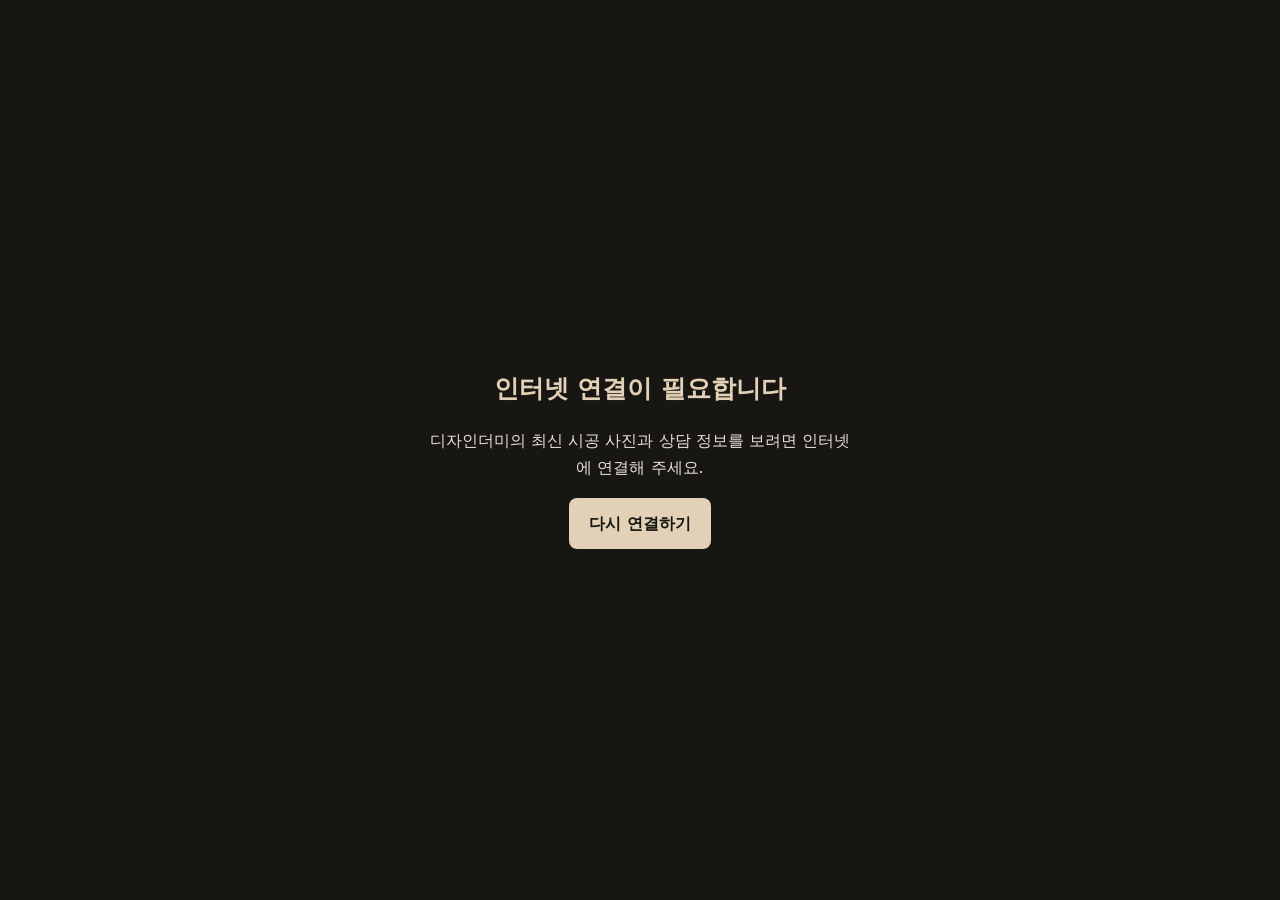
<file: offline.html>
<!doctype html><html lang="ko"><head><meta charset="utf-8"><meta name="viewport" content="width=device-width,initial-scale=1"><meta name="robots" content="noindex,nofollow"><meta name="theme-color" content="#171612"><title>인터넷 연결이 필요합니다 | 디자인더미</title><style>*{box-sizing:border-box}body{font:16px/1.7 system-ui,sans-serif;margin:0;min-height:100vh;display:grid;place-items:center;background:#171612;color:#e2d1b7;padding:24px;text-align:center}main{max-width:420px}h1{font-size:25px}p{color:#e5dfd4}a{display:inline-block;padding:12px 20px;background:#e2d1b7;color:#171612;text-decoration:none;border-radius:8px;font-weight:600}</style></head><body><main><h1>인터넷 연결이 필요합니다</h1><p>디자인더미의 최신 시공 사진과 상담 정보를 보려면 인터넷에 연결해 주세요.</p><a href="/">다시 연결하기</a></main></body></html>
</file>
<file: assets/styles.css>
:root{--ink:#26251f;--soft-ink:#676358;--cream:#f5f3ef;--canvas:#faf9f6;--line:#dfddd5;--taupe:#b6a088;--dark:#1f201d;--font-sans:'Noto Sans KR','Apple SD Gothic Neo',sans-serif;--font-en:'DM Sans',sans-serif;--font-serif:'Noto Serif KR','Nanum Myeongjo',serif}
*{box-sizing:border-box}html{scroll-behavior:smooth;scroll-padding-top:85px}body{margin:0;background:var(--canvas);color:var(--ink);font-family:var(--font-sans);font-weight:400;font-size:15px;-webkit-font-smoothing:antialiased;overflow-x:hidden}body.menu-open,body.modal-open{overflow:hidden}button,input,select,textarea{font:inherit}button{cursor:pointer}a{text-decoration:none;color:inherit}a,button{-webkit-tap-highlight-color:transparent}img{display:block;max-width:100%}::selection{color:#fff;background:#82715c}.page-width{width:min(100% - 112px,1450px);margin-inline:auto}.section-pad{padding:142px 0}h1,h2,h3,h4,p{margin-top:0}p{line-height:1.88}button:focus-visible,a:focus-visible,input:focus-visible,select:focus-visible,textarea:focus-visible,summary:focus-visible{outline:2px solid #a58b68;outline-offset:4px}.skip-link{position:absolute;z-index:200;left:15px;top:-100px;background:white;padding:12px}.skip-link:focus{top:15px}
.site-header{position:fixed;z-index:90;top:0;left:0;width:100%;height:102px;padding:0 clamp(28px,4vw,76px);display:flex;justify-content:space-between;align-items:center;color:#fff;transition:height .32s,background .32s,color .32s,border-color .32s;border-bottom:1px solid rgba(255,255,255,.21)}.site-header.scrolled{height:80px;background:rgba(249,248,244,.96);color:#26251f;border-bottom-color:#e9e6de;backdrop-filter:blur(18px)}.brand{display:flex;flex-direction:column;line-height:1;align-items:center;gap:7px;min-width:134px}.brand-kr{font-family:var(--font-serif);font-size:18px;letter-spacing:.17em;white-space:nowrap}.brand-en{font-family:Georgia,serif;font-size:35px;font-weight:400;letter-spacing:-.045em;line-height:.8}.brand-dot{color:#c1a887}.desktop-nav{display:flex;align-items:center;gap:clamp(18px,2.8vw,46px);margin-left:20px}.desktop-nav a,.header-cta{font-family:var(--font-en);font-size:11px;font-weight:600;letter-spacing:.11em;transition:opacity .2s}.desktop-nav a:hover{opacity:.64}.header-right{display:flex;align-items:center;gap:20px}.header-cta{padding:14px 23px;border:1px solid currentColor;border-radius:40px;white-space:nowrap}.header-cta span{font-size:15px;margin-left:15px}.header-cta:hover{background:rgba(255,255,255,.18)}.site-header.scrolled .header-cta:hover{background:#efeee9}.menu-toggle{background:none;border:0;width:32px;height:35px;padding:7px 2px;display:none;position:relative}.menu-toggle span{display:block;width:100%;height:1px;background:currentColor;position:absolute;left:0;top:12px;transition:transform .3s}.menu-toggle span+span{top:21px}.menu-toggle.is-active span:first-child{transform:translateY(4.5px) rotate(45deg)}.menu-toggle.is-active span:last-child{transform:translateY(-4.5px) rotate(-45deg)}.mobile-nav{display:none}
.hero{height:max(740px,95svh);min-height:710px;max-height:1020px;position:relative;color:#fff;display:flex;align-items:center;isolation:isolate;background:#242521;overflow:hidden}.hero-image,.contact-image{position:absolute;inset:0;width:100%;height:100%;object-fit:cover;object-position:center;z-index:-2}.hero-image{animation:heroZoom 14s ease-out both}@keyframes heroZoom{from{transform:scale(1.065)}to{transform:scale(1)}}.hero-shade{position:absolute;inset:0;z-index:-1;background:linear-gradient(90deg,rgba(15,14,13,.76) 0%,rgba(15,14,13,.56) 31%,rgba(15,14,13,.17) 68%,rgba(15,14,13,.15) 100%),linear-gradient(0deg,rgba(8,7,6,.46),transparent 26%)}.hero-content{position:relative;padding-top:82px}.kicker,.eyebrow{font-family:var(--font-en);letter-spacing:.22em;font-weight:600;font-size:11px;display:block;color:#8d7c66;margin-bottom:34px}.kicker-light,.eyebrow-light{color:#d4c1a5}.tiny-line{display:inline-block;width:22px;height:1px;background:currentColor;vertical-align:middle;margin-right:12px}.hero h1{font-family:var(--font-serif);font-size:clamp(44px,5.3vw,84px);font-weight:400;letter-spacing:-.09em;line-height:1.43;margin:0 0 33px;word-break:keep-all}.hero h1 em,.display-heading em{font-style:normal;color:#d4c2aa}.hero-lead{font-size:clamp(14px,1.19vw,17px);font-weight:300;line-height:2.13;color:rgba(255,255,255,.9);margin:0 0 46px;word-break:keep-all}.hero-actions{display:flex;flex-wrap:wrap;gap:12px}.btn{display:inline-flex;justify-content:space-between;align-items:center;gap:38px;padding:18px 22px;min-height:56px;border:1px solid transparent;font-size:13px;font-weight:500;line-height:1.2;transition:background .25s,color .25s,border-color .25s,transform .25s}.btn:hover{transform:translateY(-2px)}.btn span{font-size:19px;font-family:Arial,sans-serif;font-weight:300}.btn-cream{background:#f3f0e9;color:#2b2926}.btn-cream:hover{background:#d6c6af}.btn-outline-light{color:#fff;border-color:rgba(255,255,255,.77);background:transparent}.btn-outline-light:hover{background:rgba(255,255,255,.15)}.btn-dark{color:white;background:#282723}.btn-dark:hover{background:#534c42}.btn-light{background:#f3f1ec;color:var(--ink);border:1px solid #dedbd2}.hero-side-label{position:absolute;right:47px;top:50%;writing-mode:vertical-rl;transform:translateY(-50%);font-family:var(--font-en);font-size:10px;letter-spacing:.26em;color:rgba(255,255,255,.75)}.hero-bottom{position:absolute;bottom:55px;left:50%;transform:translateX(-50%);display:flex;justify-content:space-between;align-items:center;color:rgba(255,255,255,.85);font-family:var(--font-en);letter-spacing:.2em;font-size:10px}.scroll-label{display:flex;align-items:center;gap:20px}.scroll-rule{width:80px;height:1px;background:rgba(255,255,255,.45)}.hero-index span{margin-inline:15px;color:#aaa}.demo-badge{position:absolute;bottom:13px;right:14px;font-size:10px;color:#fff;background:rgba(19,19,19,.64);padding:5px 9px;line-height:1.4;z-index:2}.hero-badge{bottom:14px;right:13px;font-size:9px;color:#fff;background:rgba(0,0,0,.54)}
.promise{background:#ece9e2;border-bottom:1px solid #e2dfd8}.promise-inner{min-height:126px;display:grid;grid-template-columns:1.2fr repeat(4,1fr);align-items:center;column-gap:20px}.promise-intro{font-family:var(--font-en);font-size:10px;letter-spacing:.19em;color:#8f8679;font-weight:600}.promise-inner div{display:flex;flex-direction:column;gap:6px;border-left:1px solid #cec8bb;padding-left:33px}.promise-inner b{font-family:var(--font-en);letter-spacing:.15em;font-weight:600;font-size:12px}.promise-inner small{font-size:12px;color:#807a70;letter-spacing:-.03em}.display-heading{font-family:var(--font-serif);font-weight:400;font-size:clamp(35px,3.65vw,58px);line-height:1.54;letter-spacing:-.095em;word-break:keep-all;margin-bottom:38px}.display-heading em{color:#93816d}.section-copy{max-width:510px;color:#6f6b61;line-height:2.1;letter-spacing:-.025em;font-weight:350;font-size:15px;word-break:keep-all;margin:0 0 20px}.section-copy strong{font-weight:600;color:#37352e}.about{background:#faf9f6}.about-grid{display:grid;grid-template-columns:1fr 1.03fr;align-items:center;gap:clamp(65px,9vw,160px)}.about-left{padding:15px 0}.about .display-heading{margin-bottom:39px}.text-link{font-size:13px;font-weight:500;display:inline-flex;align-items:center;gap:64px;position:relative;padding:12px 0;margin-top:32px;border-bottom:1px solid #80766b;transition:gap .2s}.text-link:hover{gap:80px}.text-link span{font-family:Arial,sans-serif;font-size:20px}.about-signature{margin-top:78px;font-family:Georgia,serif;font-size:22px;font-style:italic;color:#a9a396;display:flex;gap:45px;align-items:baseline}.about-signature span{font-style:normal;font-size:31px;color:#37342c}.about-visual{height:610px;position:relative;background:#d5caba}.about-visual>img{width:100%;height:100%;object-fit:cover}.image-stamp{position:absolute;left:30px;bottom:27px;color:#fff;font-family:var(--font-en);font-size:11px;letter-spacing:.23em;line-height:1.6;text-shadow:0 1px 12px #333}.about-visual .demo-badge{top:12px;right:12px;bottom:auto}
.spaces{background:#f1eee9}.section-heading{display:flex;align-items:end;justify-content:space-between;gap:30px}.section-heading .display-heading{margin-bottom:0}.heading-aside{margin-bottom:12px}.heading-aside p{color:#777166;font-size:14px;line-height:1.9;margin:0 0 22px}.heading-aside span{font-family:var(--font-en);font-size:10px;letter-spacing:.2em;color:#958d81}.portfolio-notice{font-size:12px;color:#786f63;margin:28px 0 40px;padding:11px 16px;border-left:2px solid #b4a48d;background:#e9e4dc}.portfolio-notice strong{font-weight:600}.portfolio-notice span{margin-right:7px}.spaces-grid{display:grid;grid-template-columns:repeat(4,minmax(0,1fr));gap:16px}.space-card{appearance:none;display:flex;flex-direction:column;padding:0;background:transparent;border:0;text-align:left;color:inherit;min-width:0}.space-photo{display:block;overflow:hidden;width:100%;height:345px;position:relative;background:#c1b8a8}.space-photo img{width:100%;height:100%;object-fit:cover;filter:saturate(.89);transition:transform .8s,filter .5s}.space-card:hover .space-photo img{transform:scale(1.075);filter:saturate(1)}.space-overlay{position:absolute;inset:auto 0 0;display:flex;align-items:center;justify-content:space-between;padding:16px;color:white;background:linear-gradient(0deg,rgba(0,0,0,.6),transparent);font-family:var(--font-en);font-size:10px;letter-spacing:.12em;opacity:0;transition:opacity .25s}.space-overlay span{font-size:20px}.space-card:hover .space-overlay{opacity:1}.space-card-foot{width:100%;padding:20px 1px;display:flex;align-items:center;justify-content:space-between;gap:10px}.space-card-foot small{display:block;font-family:var(--font-en);font-size:10px;letter-spacing:.19em;color:#968b7e;margin-bottom:11px}.space-card-foot strong{display:block;font-family:var(--font-serif);font-size:16px;font-weight:400;line-height:1.8;word-break:keep-all}.circle-arrow{flex:none;display:grid;place-items:center;border:1px solid #c9c4bb;border-radius:50%;width:35px;height:35px;font-size:17px;transition:background .2s,color .2s}.space-card:hover .circle-arrow{background:#33322d;color:white}.spaces-bottom{display:flex;justify-content:space-between;align-items:center;gap:20px;border-top:1px solid #d9d5cc;margin-top:38px;padding-top:19px}.spaces-bottom p{margin:0;color:#81786d;font-size:12px;line-height:1.8}.spaces-bottom .text-link{margin:0}
.standard{color:#f4f1eb;background:#282923}.standard-head{display:flex;align-items:end;justify-content:space-between;gap:35px;margin-bottom:65px}.standard-head .display-heading{margin-bottom:0}.standard-head .display-heading em{color:#cab497}.standard-head>p{width:320px;margin:0 0 7px;color:#c1bcb1;font-weight:300;font-size:14px;line-height:2;word-break:keep-all}.standard-grid{display:grid;grid-template-columns:repeat(4,minmax(0,1fr));border-top:1px solid #68665e;border-bottom:1px solid #68665e}.standard-card{border-right:1px solid #62615a;min-height:320px;padding:35px 24px 33px 24px;display:flex;flex-direction:column;position:relative}.standard-card:first-child{padding-left:0}.standard-card:last-child{border-right:0}.standard-num{color:#bdb39f;font-family:var(--font-en);font-size:11px;letter-spacing:.14em}.standard-icon{font-family:Georgia,serif;font-size:35px;color:#c5af8d;line-height:1;margin:28px 0 26px;display:block}.standard-card h3{font-family:var(--font-serif);font-size:20px;font-weight:400;line-height:1.5;letter-spacing:-.05em;margin-bottom:13px}.standard-card p{color:#b9b6ac;font-size:13px;line-height:1.95;margin:0;word-break:keep-all}.standard-card .line{margin-top:auto;width:35px;height:1px;background:#ac9b82}.standards-footnote{font-size:11px;color:#a7a49a;margin:19px 0 0}
.process{background:#faf9f6}.process-head{margin-bottom:60px}.process-head .heading-aside{font-size:14px;color:#7b756b;line-height:2.1}.process-steps{display:grid;grid-template-columns:repeat(5,minmax(0,1fr));border-top:1px solid #dcd7ce}.process-step{min-height:235px;border-right:1px solid #e5dfd6;padding:30px 22px 20px;position:relative;overflow:hidden}.process-step:first-child{padding-left:0}.process-step:last-child{border-right:0}.step-no{font:600 10px var(--font-en);letter-spacing:.13em;color:#a09179}.process-step h3{margin:20px 0 13px;font-size:18px;font-family:var(--font-serif);font-weight:500;letter-spacing:-.04em}.process-step p{font-size:12px;line-height:1.9;color:#746f65;word-break:keep-all;position:relative;z-index:1}.step-deco{position:absolute;right:10px;bottom:-35px;font:400 123px Georgia,serif;color:rgba(130,117,97,.065)}
.faq{background:#eae7e0}.faq-layout{display:grid;grid-template-columns:.88fr 1.12fr;gap:12%}.faq-intro>p:last-child{color:#787267;font-size:14px;line-height:1.9}.faq-item{border-bottom:1px solid #cac5bc}.faq-item:first-child{border-top:1px solid #cac5bc}.faq-item summary{list-style:none;padding:27px 0;font-size:15px;font-weight:500;display:flex;justify-content:space-between;align-items:center;gap:15px;cursor:pointer;word-break:keep-all}.faq-item summary::-webkit-details-marker{display:none}.faq-item summary span{font:300 26px var(--font-en);transition:transform .2s}.faq-item[open] summary span{transform:rotate(45deg)}.faq-item p{font-size:13px;color:#6e695e;line-height:2.1;padding:0 33px 26px 0;margin:0;word-break:keep-all}
.contact{position:relative;isolation:isolate;color:white;min-height:610px;display:flex;align-items:center;overflow:hidden;background:#222}.contact-image{object-position:center}.contact-overlay{position:absolute;inset:0;background:linear-gradient(90deg,rgba(15,14,13,.87),rgba(15,14,13,.45) 55%,rgba(15,14,13,.16)),linear-gradient(0deg,rgba(0,0,0,.16),transparent);z-index:-1}.contact-inner{padding-top:70px;padding-bottom:70px}.contact .display-heading{font-size:clamp(35px,4vw,60px);margin-bottom:26px}.contact .display-heading em{color:#ddc8aa}.contact-inner>p:not(.eyebrow){font-size:14px;font-weight:300;line-height:2.05;color:#f1ede8;margin-bottom:34px}.contact-fineprint{margin-top:26px;font-size:11px;color:#c3bbac}.contact-badge{right:14px;bottom:15px}
.footer{background:#eae8e2}.footer-top{padding-top:75px;padding-bottom:76px;display:grid;grid-template-columns:1fr 1.3fr 1fr;align-items:start;gap:40px}.footer-brand{display:flex;align-items:flex-start;flex-direction:column;gap:9px}.footer-brand .brand-en{font-size:52px;color:#6c6151}.footer-brand small{font:10px var(--font-en);letter-spacing:.2em;color:#777166;margin-top:8px}.footer-links{display:grid;grid-template-columns:repeat(2,minmax(0,1fr));gap:21px 38px;font:600 11px var(--font-en);letter-spacing:.1em}.footer-links a:hover{text-decoration:underline}.footer-notice b{font-size:13px;font-weight:500}.footer-notice p{font-size:12px;color:#81786e;margin-top:12px;line-height:1.9}.footer-bottom{border-top:1px solid #cfcbc1;display:flex;gap:20px;justify-content:space-between;align-items:center;padding-top:22px;padding-bottom:27px;color:#868076;font:10px var(--font-en);letter-spacing:.04em}.footer-bottom span:nth-child(2){font-family:var(--font-sans);font-size:11px}.footer-bottom a{color:#48463f;font-weight:700}.mobile-bottom-cta{display:none}
.inquiry-dialog,.space-dialog{border:0;padding:0;box-shadow:0 35px 100px rgba(0,0,0,.3)}dialog::backdrop{background:rgba(12,12,11,.78);backdrop-filter:blur(7px)}.inquiry-dialog{width:min(625px,calc(100vw - 28px));max-height:min(85svh,900px);overflow-y:auto;background:#faf9f5;color:var(--ink);padding:34px 40px}.dialog-heading{display:flex;align-items:start;justify-content:space-between;gap:20px;border-bottom:1px solid #ded9d0;padding-bottom:23px;margin-bottom:25px}.dialog-heading .eyebrow{font-size:10px;margin-bottom:15px}.dialog-heading h2{font:400 26px var(--font-serif);letter-spacing:-.06em;margin-bottom:10px}.dialog-heading p:last-child{color:#817a6d;font-size:12px;line-height:1.75;margin:0}.modal-close{display:grid;place-items:center;border:0;background:transparent;font:300 34px Arial;color:#403d36;line-height:1;width:35px;height:35px;flex:none}.inquiry-dialog form>label,.form-grid label{display:flex;flex-direction:column;gap:10px;font-size:12px;font-weight:500;margin-bottom:19px}.form-grid{display:grid;grid-template-columns:1fr 1fr;gap:0 15px}.inquiry-dialog input,.inquiry-dialog textarea,.inquiry-dialog select{background:#fff;border:1px solid #d8d3ca;border-radius:0;color:#333;min-height:45px;width:100%;padding:11px 12px;font-size:13px;outline:none}.inquiry-dialog textarea{resize:vertical;min-height:88px}.inquiry-dialog input:focus,.inquiry-dialog textarea:focus,.inquiry-dialog select:focus{border-color:#907961}.form-submit{width:100%;margin-top:6px}.privacy-hint{font-size:11px;color:#8b8277;line-height:1.75;margin:16px 0 0}.inquiry-result h3{font:500 18px var(--font-serif)}.inquiry-result pre{white-space:pre-wrap;word-break:break-word;background:#eeeae3;color:#403a32;font:13px/1.95 var(--font-sans);padding:19px}.result-actions{display:flex;gap:11px}.result-actions>.btn{flex:1;justify-content:space-between}.inquiry-result small{color:#756f65;display:block;margin-top:15px;line-height:1.8}.inquiry-result [role=status]{min-height:18px;color:#596347;font-size:12px;margin-top:8px}.space-dialog{background:#f8f6f2;width:min(940px,calc(100vw - 28px));max-height:90svh;overflow-y:auto;position:relative;color:#292720}.space-dialog>img{width:100%;height:min(56svh,590px);object-fit:cover}.space-dialog .light{position:absolute;right:12px;top:12px;z-index:3;background:rgba(0,0,0,.4);color:white;border-radius:50%}.space-dialog-info{padding:24px 32px 26px}.space-dialog-info>span{font:600 10px var(--font-en);letter-spacing:.17em;color:#847763}.space-dialog-info h2{font:400 29px var(--font-serif);margin:12px 0 7px}.space-dialog-info p{font-size:13px;margin:0 0 6px;color:#6b645c}.space-dialog-info .space-disclaimer{color:#8e836f;font-size:11px}
.reveal{opacity:1;transform:none;transition:opacity .85s ease,transform .85s ease}.reveal.is-visible{opacity:1;transform:none}.hero .reveal{transition-delay:.15s}.hero h1.reveal{transition-delay:.24s}.hero .hero-lead.reveal{transition-delay:.35s}.hero .hero-actions.reveal{transition-delay:.44s}
@media(max-width:1150px){.page-width{width:min(100% - 70px,1450px)}.site-header{height:85px;padding:0 30px}.desktop-nav{gap:18px}.desktop-nav a{font-size:10px}.header-cta{padding:12px 15px}.header-cta span{margin-left:6px}.hero{height:790px}.about-grid{gap:50px}.about-visual{height:550px}.space-photo{height:270px}.standard-card{padding:31px 15px}.standard-card h3{font-size:18px}.standard-card p{font-size:12px}.hero-side-label{right:18px}}
@media(max-width:850px){.desktop-nav{display:none}.menu-toggle{display:block}.header-right{gap:23px}.mobile-nav{display:flex;flex-direction:column;position:fixed;z-index:89;inset:0;background:#21221e;padding:120px 8% 40px;color:#f9f5ec;gap:0;transform:translateX(105%);transition:transform .38s cubic-bezier(.3,.8,.2,1);overflow:auto}.mobile-nav.is-active{transform:translateX(0)}.mobile-nav a{padding:16px 0 18px;border-bottom:1px solid #44443f;font-family:var(--font-serif);font-size:25px;display:flex;justify-content:space-between}.mobile-nav a span{font:11px var(--font-en);color:#ae9a7d}.mobile-nav p{font:10px var(--font-en);letter-spacing:.15em;color:#b6a386;margin-top:auto;padding-top:33px}.site-header.menu-active{background:#21221e;color:#fff;border-bottom-color:#555}.hero{height:770px}.promise-inner{grid-template-columns:repeat(4,minmax(0,1fr));padding:27px 0;gap:12px}.promise-intro{grid-column:1/-1;margin-bottom:6px}.promise-inner div{padding-left:12px}.about-grid{grid-template-columns:1fr 1fr;gap:40px}.about-visual{height:470px}.about-signature{display:none}.spaces-grid{grid-template-columns:repeat(2,1fr);gap:24px}.space-photo{height:340px}.standard-grid{grid-template-columns:repeat(2,1fr)}.standard-card{min-height:270px;padding:25px!important;border-bottom:1px solid #62615a}.standard-card:nth-child(2){border-right:0}.standard-card:nth-child(3),.standard-card:nth-child(4){border-bottom:0}.standard-head{align-items:start;flex-direction:column}.standard-head>p{max-width:510px;width:auto}.process-steps{grid-template-columns:repeat(3,1fr)}.process-step:nth-child(3){border-right:0}.faq-layout{grid-template-columns:1fr;gap:50px}.footer-top{grid-template-columns:1fr 1fr}.footer-notice{grid-column:1/-1}.footer-bottom{flex-wrap:wrap}}
@media(max-width:600px){html{scroll-padding-top:65px}.page-width{width:calc(100% - 42px)}.section-pad{padding:80px 0}.site-header{height:68px;padding:0 19px}.site-header.scrolled{height:67px}.brand{min-width:90px;align-items:flex-start;gap:5px}.brand-kr{font-size:12px}.brand-en{font-size:25px}.header-cta{font-size:10px;padding:9px 12px}.header-cta span{display:none}.header-right{gap:15px}.menu-toggle{width:25px}.hero{min-height:645px;height:88svh;max-height:850px}.hero-image{object-position:63% center}.hero-shade{background:linear-gradient(90deg,rgba(8,8,8,.79),rgba(13,13,12,.38)),linear-gradient(0deg,rgba(10,9,9,.54),transparent 32%)}.hero-content{padding-top:68px}.hero .kicker{font-size:9px;letter-spacing:.09em;margin-bottom:23px}.hero h1{font-size:clamp(38px,9.5vw,53px);line-height:1.5;letter-spacing:-.095em;margin-bottom:23px}.hero-lead{font-size:12px;line-height:2;letter-spacing:-.04em;margin-bottom:28px}.hero-lead br{display:none}.hero-actions{align-items:start;gap:10px;flex-direction:column}.hero-actions .btn{width:min(100%,300px);min-height:48px;padding:13px 15px;font-size:12px}.hero-side-label{display:none}.hero-bottom{bottom:38px}.scroll-label{font-size:9px}.scroll-rule{width:36px}.hero-index{font-size:9px}.hero-badge{font-size:8px;bottom:11px}.promise-inner{grid-template-columns:1fr 1fr;gap:18px 5px;padding:27px 0}.promise-intro{margin-bottom:0}.promise-inner div{padding-left:16px}.promise-inner b{font-size:10px}.promise-inner small{font-size:11px}.eyebrow{font-size:10px;margin-bottom:20px}.display-heading{font-size:clamp(32px,7.9vw,39px);line-height:1.6;margin-bottom:24px}.about-grid{display:flex;flex-direction:column;align-items:stretch;gap:35px}.about-left{padding:0}.section-copy{font-size:13px;line-height:2.1}.about-visual{height:470px}.text-link{font-size:12px;gap:35px;margin-top:15px}.section-heading{align-items:start;flex-direction:column;gap:22px}.heading-aside p{font-size:12px;margin:0}.heading-aside span{display:none}.portfolio-notice{font-size:11px;line-height:1.8;margin:22px 0 24px}.spaces-grid{grid-template-columns:1fr 1fr;gap:11px}.space-photo{height:clamp(145px,49vw,240px)}.space-card-foot{padding:12px 0;gap:0}.space-card-foot small{font-size:8px;margin-bottom:7px}.space-card-foot strong{font-size:12px;line-height:1.7;letter-spacing:-.08em}.circle-arrow{width:25px;height:25px;font-size:14px}.space-overlay{display:none}.spaces-bottom{align-items:start;flex-direction:column}.spaces-bottom p{font-size:11px}.spaces-bottom .text-link{margin-top:10px}.standard-head{gap:20px;margin-bottom:33px}.standard-head>p{font-size:12px}.standard-grid{grid-template-columns:1fr 1fr}.standard-card{min-height:280px;padding:18px 11px!important}.standard-num{font-size:9px;letter-spacing:.04em}.standard-icon{font-size:30px;margin:22px 0}.standard-card h3{font-size:15px}.standard-card p{font-size:11px;line-height:1.85}.standards-footnote{font-size:10px}.process-head{margin-bottom:36px}.process-steps{grid-template-columns:1fr}.process-step{min-height:140px;border-right:0;border-bottom:1px solid #dcd7ce;padding:22px 0!important}.process-step:last-child{border-bottom:0}.process-step h3{font-size:17px;margin:11px 0 6px}.process-step p{font-size:12px;margin:0}.step-deco{font-size:95px;bottom:-35px}.faq-layout{gap:28px}.faq-intro>p:last-child{font-size:12px}.faq-item summary{font-size:13px;line-height:1.7;padding:22px 0}.faq-item p{font-size:12px}.contact{min-height:530px}.contact-image{object-position:55% center}.contact-inner{padding-top:65px;padding-bottom:85px}.contact .display-heading{font-size:clamp(33px,8vw,42px)}.contact-inner>p:not(.eyebrow){font-size:12px}.contact .btn{font-size:12px;min-height:51px;gap:20px}.contact-fineprint{font-size:10px;max-width:240px;line-height:1.7}.footer{padding-bottom:60px}.footer-top{padding-top:54px;padding-bottom:35px;grid-template-columns:1fr;gap:32px}.footer-links{font-size:11px;gap:17px}.footer-bottom{flex-direction:column;align-items:flex-start;gap:12px}.footer-bottom span{line-height:1.8}.mobile-bottom-cta{display:flex;position:fixed;z-index:85;bottom:0;left:0;right:0;width:100%;border:0;background:#292920;color:#f3ede5;padding:16px max(23px,env(safe-area-inset-left)) calc(16px + env(safe-area-inset-bottom));font-size:13px;justify-content:space-between;align-items:center;box-shadow:0 -5px 25px rgba(0,0,0,.12)}.mobile-bottom-cta span{font-size:20px}.inquiry-dialog{padding:25px 18px;max-height:87svh}.dialog-heading h2{font-size:21px}.form-grid{gap:0 11px}.form-grid label{font-size:11px}.inquiry-dialog input,.inquiry-dialog select{font-size:12px}.space-dialog>img{height:50svh}.space-dialog-info{padding:20px}}
@media(prefers-reduced-motion:reduce){*,*::before,*::after{scroll-behavior:auto!important;animation:none!important;transition:none!important}.reveal{opacity:1;transform:none}}
/* TheMi official contact details and mailto test inquiry */
.contact-shortcuts{display:flex;flex-wrap:wrap;gap:10px;margin-top:24px}
.contact-shortcuts a{display:inline-flex;align-items:center;min-height:42px;border:1px solid rgba(255,255,255,.6);color:#fff;padding:10px 14px;font-size:12px;letter-spacing:-.025em;transition:background .2s ease,color .2s ease}
.contact-shortcuts a:hover,.contact-shortcuts a:focus-visible{background:#f2eee6;color:#25241f}
.footer-notice address{font-style:normal;color:#6f685e;margin:14px 0;font-size:12px;line-height:1.8;overflow-wrap:anywhere}
.footer-contact-links{display:grid;gap:9px;font-size:12px;color:#625c52}
.footer-contact-links a{width:fit-content;text-underline-offset:3px}
.footer-contact-links a:hover,.footer-contact-links a:focus-visible{text-decoration:underline}
.inquiry-dialog form>.form-consent{display:flex;flex-direction:row;align-items:flex-start;gap:11px;margin:4px 0 18px;font-weight:500;line-height:1.6}
.inquiry-dialog .form-consent input[type=checkbox]{width:18px;min-width:18px;height:18px;min-height:18px;margin:3px 0 0;padding:0;accent-color:#6f6659}
.inquiry-dialog .form-consent span{flex:1;min-width:0}
.inquiry-dialog .form-consent small{display:block;margin-top:6px;color:#81796d;font-size:10px;font-weight:400;line-height:1.8}
.inquiry-result small a{text-decoration:underline;text-underline-offset:2px}
.inquiry-result .result-actions{flex-wrap:wrap}
.inquiry-result .result-actions>.btn{min-width:calc(50% - 6px);font-size:12px}
@media(max-width:600px){.contact-shortcuts{gap:9px}.contact-shortcuts a{font-size:11px;padding:9px 12px}.inquiry-result .result-actions{flex-direction:column}.inquiry-result .result-actions>.btn{width:100%;min-height:47px}.footer-contact-links{gap:12px}}

/* TheMi inquiry v2 - clear mobile controls, project type switcher, status messages */
[hidden]{display:none!important}
.inquiry-dialog .full-field{display:flex;flex-direction:column;gap:10px;font-size:12px;font-weight:500;margin-bottom:19px}
.inquiry-dialog .inquiry-honey{position:absolute!important;width:1px!important;height:1px!important;overflow:hidden!important;opacity:0!important;pointer-events:none!important;left:-9999px!important}
.inquiry-dialog #form-type{background:#f4f0e9;border-color:#b9aca0;font-weight:600}
.inquiry-dialog .inquiry-status{min-height:20px;margin:15px 0 0;font-size:12px;line-height:1.75}
.inquiry-dialog .inquiry-status.is-error{color:#9d342b}
.inquiry-dialog .inquiry-status.is-warning{color:#8d5721}
.inquiry-dialog .inquiry-status.is-note{color:#615949}
.inquiry-dialog .form-submit:disabled{opacity:.64;cursor:wait}
.inquiry-alternative{display:flex;align-items:center;justify-content:space-between;gap:10px;margin:15px 0 0;flex-wrap:wrap}
.inquiry-alternative a,.inquiry-alternative button{background:transparent;border:0;color:#615847;font-size:11px;line-height:1.7;text-decoration:underline;text-underline-offset:3px;padding:5px 0}
.inquiry-result-message{font-size:13px;line-height:2;color:#655f53;word-break:keep-all}
.inquiry-result .result-actions{display:flex;flex-wrap:wrap;align-items:stretch;gap:10px}
.inquiry-result .result-actions .btn{flex:1;min-width:150px;justify-content:center;white-space:normal;word-break:keep-all;line-height:1.4}
.commercial-note{background:#eae7df;padding:65px 0}
.commercial-note-grid{display:grid;grid-template-columns:1.1fr 1.4fr auto;gap:40px;align-items:center}
.commercial-note h2{font:400 clamp(24px,2.35vw,39px)/1.5 var(--font-serif);letter-spacing:-.065em;margin:0}
.commercial-note p{color:#5f584f;font-size:13px;line-height:2;margin:0}
.commercial-note a{border-bottom:1px solid #6f675b;padding-bottom:7px;white-space:nowrap;font-size:12px}
@media(max-width:850px){.commercial-note-grid{grid-template-columns:1fr 1fr;gap:18px}.commercial-note-grid a{width:fit-content}.commercial-note-grid p{grid-column:2}}
@media(max-width:600px){.commercial-note{padding:45px 0}.commercial-note-grid{grid-template-columns:1fr;gap:13px}.commercial-note-grid p{grid-column:auto}.commercial-note h2{font-size:28px}.inquiry-dialog .inquiry-result .result-actions .btn{min-width:0;width:100%;flex-basis:100%;font-size:12px}.inquiry-alternative{flex-direction:column;align-items:flex-start}.inquiry-dialog .form-grid{grid-template-columns:1fr 1fr;gap:0 11px}.inquiry-dialog .form-grid label{min-width:0;word-break:keep-all}.inquiry-dialog select{max-width:100%;text-overflow:ellipsis}}

/* Search landing page links and TMAP office controls */
.contact-shortcuts .office-copy{display:inline-flex;align-items:center;min-height:42px;border:1px solid rgba(255,255,255,.6);background:transparent;color:#fff;padding:10px 14px;font-size:12px;font-family:inherit;letter-spacing:-.025em}
.contact-shortcuts .office-copy:hover,.contact-shortcuts .office-copy:focus-visible{background:#f2eee6;color:#25241f}
.commercial-actions{display:flex;flex-direction:column;align-items:flex-start;gap:13px}
.commercial-actions a{display:inline-block;font-size:12px;white-space:normal;border-bottom:1px solid #817264;padding-bottom:3px;line-height:1.7}
@media(max-width:600px){.contact-shortcuts .office-copy{font-size:11px;padding:9px 12px;min-height:40px}.commercial-actions{gap:8px}}

/* Modal gallery: close returns to the same portfolio scroll position.
   Prev / next photo navigation avoids repeated close and scrolling. */
.space-dialog-navigation{display:flex;align-items:center;justify-content:space-between;gap:12px;margin-top:22px;border-top:1px solid #ddd5c9;padding-top:17px}
.space-dialog-navigation button{border:1px solid #b8ac9c;background:transparent;color:#39332a;padding:11px 15px;font-size:12px;line-height:1.35;min-height:42px}
.space-dialog-navigation button:focus-visible,.space-dialog-navigation button:hover{background:#39342c;color:#fff}
.space-dialog-navigation span{font:600 12px 'DM Sans',sans-serif;color:#796f64;white-space:nowrap}
@media(max-width:600px){.space-dialog-navigation{gap:7px;margin-top:17px}.space-dialog-navigation button{padding:9px 10px;font-size:11px}.space-dialog-navigation span{font-size:11px}.space-dialog .modal-close{width:43px;height:43px}}

/* Home-page preview of owner-supplied commercial portfolio photographs */
.home-commercial-preview{display:grid;grid-template-columns:repeat(3,minmax(0,1fr));gap:18px;margin-top:34px}
.home-commercial-preview a{background:#f8f6f0;display:block;min-width:0}
.home-commercial-preview img{width:100%;aspect-ratio:4/3;object-fit:cover;display:block}
.home-commercial-preview a span{display:flex;justify-content:space-between;gap:8px;align-items:center;color:#272620;padding:13px 16px;font-size:12px;line-height:1.6;letter-spacing:-.02em}
.home-commercial-preview a span b{font-size:16px;font-weight:400}
.home-commercial-caption{margin-top:15px;color:#625b52;font-size:11px;line-height:1.9}
.home-commercial-caption a{text-decoration:underline;text-underline-offset:3px;margin-left:7px;font-weight:600}
@media(max-width:600px){
  .home-commercial-preview{display:grid;grid-auto-flow:column;grid-auto-columns:minmax(68vw,1fr);grid-template-columns:none;overflow-x:auto;overscroll-behavior-inline:contain;scroll-snap-type:x mandatory;gap:12px;margin-top:22px;padding-bottom:8px;scrollbar-width:thin}
  .home-commercial-preview a{scroll-snap-align:start}
  .home-commercial-preview img{aspect-ratio:4/3}
  .home-commercial-preview a span{padding:11px 12px;font-size:11px}
  .home-commercial-caption{margin-top:13px;font-size:10px}
}

/* Project-first residential portfolio preview: concise editorial pair */
.home-project-cards{display:grid;grid-template-columns:repeat(2,minmax(0,1fr));gap:20px;margin:23px 0 0}
.home-project-card{display:block;background:#f0ede8;color:#292721;overflow:hidden;min-width:0}
.home-project-image{display:block;overflow:hidden}
.home-project-image img{width:100%;height:auto;aspect-ratio:16/10;object-fit:cover;display:block;transition:transform .45s ease}
.home-project-card:hover .home-project-image img{transform:scale(1.035)}
.home-project-caption{display:flex;justify-content:space-between;gap:18px;align-items:center;padding:21px 23px 23px}
.home-project-caption>span{display:flex;flex-direction:column;gap:7px;min-width:0}
.home-project-caption small{color:#9a806b;letter-spacing:.1em;font:600 10px 'DM Sans',sans-serif}
.home-project-caption strong{font:400 clamp(20px,2.2vw,31px)/1.4 'Noto Serif KR',serif;letter-spacing:-.055em}
.home-project-caption>span>span{font-size:12px;color:#665e53;line-height:1.6}
.home-project-caption b{font-size:26px;font-weight:400;flex-shrink:0}
.home-project-card:focus-visible{outline:3px solid #91785d;outline-offset:4px}
@media(max-width:720px){
 .home-project-cards{grid-template-columns:1fr;gap:15px}
 .home-project-image img{aspect-ratio:16/9}
 .home-project-caption{padding:16px 17px 19px}
 .home-project-caption strong{font-size:24px}
}
@media(prefers-reduced-motion:reduce){.home-project-image img{transition:none}}

/* Public portfolio call-to-action: additional verified projects on Naver blog */
.portfolio-blog-cta{display:flex;justify-content:space-between;align-items:center;gap:26px;margin:32px 0 26px;padding:24px 26px;background:#e9e4dc;color:#2f2a24;border-top:1px solid #cdbfae}
.portfolio-blog-cta>div{min-width:0}
.portfolio-blog-kicker{display:block;margin-bottom:7px;font:600 10px/1.5 'DM Sans',sans-serif;letter-spacing:.15em;color:#917d66}
.portfolio-blog-cta p{margin:0!important;font-size:14px!important;line-height:1.85!important;color:#514b42!important}
.portfolio-blog-cta p strong{font-weight:600;color:#2d2b26}
.portfolio-blog-cta>a{display:inline-flex;align-items:center;justify-content:space-between;gap:20px;padding:13px 16px;background:#292721;color:#fff;text-decoration:none;white-space:nowrap;font-size:12px;line-height:1.5}
.portfolio-blog-cta>a:hover,.portfolio-blog-cta>a:focus-visible{background:#554e43;color:#fff}
@media(max-width:700px){.portfolio-blog-cta{flex-direction:column;align-items:stretch;gap:15px;margin:25px 0 20px;padding:19px 18px}.portfolio-blog-cta p{font-size:13px!important}.portfolio-blog-cta>a{justify-content:space-between;width:100%;min-height:43px}}

/* Responsive refinement: identical crawlable content at all viewport widths. */
@media(min-width:851px) and (max-width:1100px){.desktop-nav{gap:12px;margin-left:8px}.desktop-nav a{letter-spacing:.045em;white-space:nowrap}.site-header{padding-inline:22px}.brand{min-width:110px}.header-cta{padding:11px 12px}.header-right{flex-shrink:0}}
@media(max-width:850px){.mobile-nav{padding-top:calc(92px + env(safe-area-inset-top));padding-bottom:calc(28px + env(safe-area-inset-bottom))}.mobile-nav a{font-size:clamp(18px,4.7vw,25px);gap:12px;align-items:center}.menu-toggle{width:44px;height:44px;flex-shrink:0}.menu-toggle span{width:25px;left:9px;top:17px}.menu-toggle span+span{top:26px}}
@media(max-width:600px){.page-width{width:calc(100% - 36px)}.site-header{padding-inline:16px}.header-right{gap:10px}.hero h1{font-size:clamp(32px,9vw,48px);line-height:1.42}.hero-lead,.section-copy,.faq-item p,.contact-inner>p:not(.eyebrow){font-size:14px;line-height:1.85}.standard-card p,.process-step p{font-size:13px}.text-link{font-size:14px;gap:12px;max-width:100%;overflow-wrap:anywhere;line-height:1.65}.text-link:hover{gap:12px}.inquiry-dialog input:not([type=checkbox]),.inquiry-dialog select,.inquiry-dialog textarea{font-size:16px;min-height:48px}.inquiry-dialog .form-grid{grid-template-columns:1fr;gap:0}.form-grid label,.inquiry-dialog .full-field{font-size:13px}.inquiry-dialog .form-consent small{font-size:12px}.footer{padding-bottom:calc(76px + env(safe-area-inset-bottom))}.mobile-bottom-cta{min-height:52px}.contact-shortcuts a,.contact-shortcuts .office-copy{min-height:44px}.about-visual{height:auto;aspect-ratio:4/5}.hero-bottom{letter-spacing:.07em}.hero-index span{margin-inline:6px}}
@media(max-width:360px){.header-right{gap:6px}.header-cta{padding:8px 9px}.standard-grid{grid-template-columns:1fr}.standard-card{min-height:0;border-right:0!important;border-bottom:1px solid #62615a!important;padding:20px!important}.standard-card:last-child{border-bottom:0!important}.hero h1{font-size:32px}.hero-bottom{gap:10px}.scroll-label{gap:7px}.scroll-rule{width:20px}}
</file>
<file: assets/install-banner.css>
/* Compact first-visit invitation; separate from the browser-controlled installation dialog. */
.themi-install-banner[hidden],.themi-install-banner [hidden]{display:none!important}
.themi-install-banner{position:fixed;z-index:88;right:16px;bottom:calc(16px + env(safe-area-inset-bottom,0px));width:min(440px,calc(100% - 32px));padding:16px 38px 16px 16px;background:#faf9f6;color:#292721;border:1px solid #c8bba8;border-radius:12px;box-shadow:0 8px 30px #17161240;font:14px/1.55 system-ui,-apple-system,BlinkMacSystemFont,sans-serif;text-align:left;box-sizing:border-box}
.themi-install-banner-row{display:flex;align-items:center;gap:12px}.themi-install-banner-icon{width:46px;height:46px;border-radius:9px;flex-shrink:0}.themi-install-banner strong{display:block;font-size:15px;font-weight:700;line-height:1.45;word-break:keep-all}.themi-install-banner p{margin:5px 0 0;font:13px/1.6 system-ui,sans-serif;color:#625b52;word-break:keep-all}
.themi-install-banner-actions{display:flex;flex-wrap:wrap;gap:8px;margin-top:12px}.themi-install-banner-actions button{min-height:40px;padding:8px 15px;border:1px solid #c8bba8;border-radius:6px;font:600 13px system-ui,sans-serif;cursor:pointer}.themi-install-yes{background:#292721;color:#fff}.themi-install-later{background:#fff;color:#292721}.themi-install-banner-close{position:absolute;right:7px;top:7px;width:30px;height:30px;border:0;background:transparent;color:#514b42;font:22px/1 system-ui;cursor:pointer}
.themi-install-banner-help{margin-top:10px!important;padding-top:10px;border-top:1px solid #dedad2}
.themi-install-banner button:focus-visible{outline:2px solid #a58b68;outline-offset:3px}.themi-install-banner button:disabled{opacity:.65}
body.menu-open .themi-install-banner,body.modal-open .themi-install-banner{display:none!important}
@media(max-width:600px){.themi-install-banner{right:10px;bottom:calc(10px + env(safe-area-inset-bottom,0px));width:calc(100% - 20px);padding:13px 34px 13px 13px}.themi-install-banner-icon{width:40px;height:40px}.themi-install-banner-actions button{min-height:44px}body:has(.mobile-bottom-cta) .themi-install-banner{bottom:calc(76px + env(safe-area-inset-bottom,0px))}}
@media(max-height:440px){.themi-install-banner{max-height:calc(100vh - 100px);overflow:auto}}
</file>
<file: assets/seo-pages.css>
@import url('https://fonts.googleapis.com/css2?family=DM+Sans:wght@400;500;600;700&family=Noto+Sans+KR:wght@300;400;500;600;700&family=Noto+Serif+KR:wght@400;500;600&display=swap');
:root{--ink:#282721;--dim:#777168;--stone:#e8e3d9;--paper:#f9f8f4;--line:#dedad2}
*{box-sizing:border-box}body{margin:0;background:var(--paper);font:400 15px/1.9 'Noto Sans KR',sans-serif;color:var(--ink);word-break:keep-all}
a{color:inherit;text-decoration:none}a:hover{text-decoration:underline}img{max-width:100%;display:block}
.wrap{width:min(1100px,calc(100% - 44px));margin:auto}.top{height:78px;display:flex;justify-content:space-between;align-items:center;gap:20px}
.logo{display:flex;flex-direction:column;line-height:1.3;font-weight:600;letter-spacing:-.06em}.logo small{font:16px 'DM Sans',sans-serif;color:#807365;letter-spacing:0}.nav{display:flex;gap:23px;align-items:center;font-size:12px}.nav a:last-child{border:1px solid #a59a89;padding:8px 13px}
.crumb{padding:16px 0;color:var(--dim);font-size:11px}.crumb a{text-decoration:underline;text-underline-offset:3px}
.hero{display:grid;grid-template-columns:1fr 1fr;gap:65px;align-items:center;padding:45px 0 90px}.eyebrow{font:600 10px 'DM Sans',sans-serif;letter-spacing:.26em;color:#a08a73;margin:0 0 20px}.hero h1{font:400 clamp(38px,4.2vw,64px)/1.38 'Noto Serif KR',serif;letter-spacing:-.075em;margin:0 0 26px}.hero h1 em{font-style:normal;color:#927b67}.lead{font-size:15px;line-height:2.1;color:#5e594f;margin-bottom:22px}.btn{display:inline-flex;align-items:center;justify-content:space-between;gap:35px;padding:14px 23px;background:#282720;color:#fff;font-size:12px;margin-top:18px}.hero figure{margin:0;position:relative}.hero img{aspect-ratio:4/5;width:100%;object-fit:cover}.photo-note{position:absolute;right:8px;bottom:10px;background:rgba(20,20,17,.72);color:#fff;padding:7px 11px;font-size:10px}
.band{background:#25241f;color:#eeeae3;padding:35px 0}.band .wrap{display:flex;align-items:center;justify-content:space-between;gap:24px}.band b{font:400 22px 'Noto Serif KR',serif}.band span{font-size:12px;color:#d0c9bc}
.section{padding:86px 0}.section h2{font:400 clamp(26px,3vw,41px)/1.5 'Noto Serif KR',serif;letter-spacing:-.06em;margin:0 0 26px}.section p{max-width:760px;color:#5d584f;margin:0 0 22px}
.cards{display:grid;grid-template-columns:repeat(3,1fr);gap:14px}.card{border-top:2px solid #9f917c;padding:25px 19px 30px;background:#f0ede7}.card h3{font-size:16px;font-weight:500;margin:0 0 12px}.card p{font-size:12px;line-height:2;margin:0}
.two{display:grid;grid-template-columns:1fr 1fr;gap:50px}.faq details{border-top:1px solid #d7d2c8;padding:17px 0}.faq details:last-child{border-bottom:1px solid #d7d2c8}.faq summary{cursor:pointer;font-weight:500}.faq details p{margin:12px 0;color:var(--dim);font-size:13px}
.cta{background:#e9e4dc;padding:65px 0}.cta .wrap{display:flex;align-items:center;justify-content:space-between;gap:35px}.cta h2{margin:0;font:400 30px/1.5 'Noto Serif KR',serif}.cta p{font-size:13px;margin:10px 0;color:#615c55}.bottom{padding:48px 0 70px;font-size:12px;color:#6a645c}.bottom .wrap{display:flex;justify-content:space-between;gap:25px;flex-wrap:wrap}.bottom strong{font-weight:500;font-size:15px;color:var(--ink)}
@media(max-width:750px){.top{height:70px}.nav{gap:11px;font-size:10px}.nav a:last-child{padding:5px 7px}.hero{grid-template-columns:1fr;gap:28px;padding:25px 0 60px}.hero h1{font-size:40px}.hero img{aspect-ratio:5/4}.band .wrap{align-items:start;flex-direction:column}.cards{grid-template-columns:1fr}.two{grid-template-columns:1fr;gap:15px}.section{padding:55px 0}.cta .wrap{align-items:start;flex-direction:column}.cta h2{font-size:25px}}

/* Owner-supplied commercial interior portfolio */
.gallery-section{padding:92px 0 105px;background:#eae6df}
.gallery-heading{display:flex;justify-content:space-between;align-items:end;gap:30px;margin-bottom:30px}
.gallery-heading h2{font:400 clamp(29px,3.2vw,44px)/1.45 'Noto Serif KR',serif;letter-spacing:-.07em;margin:0 0 13px}
.gallery-heading p{font-size:13px;color:#5f584f;line-height:2;margin:0;max-width:620px}
.gallery-kicker{font:600 10px 'DM Sans',sans-serif;letter-spacing:.1em;color:#8b7b69;white-space:nowrap}
.commercial-gallery{display:grid;grid-template-columns:repeat(3,minmax(0,1fr));gap:18px}
.commercial-shot{display:block;border:0;padding:0;background:#f8f6f1;color:var(--ink);text-align:left;cursor:pointer;min-width:0}
.commercial-shot:focus-visible{outline:3px solid #88715c;outline-offset:3px}
.commercial-shot-media{position:relative;display:block;overflow:hidden;background:#ded7c9}
.commercial-shot-media img{display:block;width:100%;aspect-ratio:4/5;object-fit:cover;transition:transform .5s ease}
.commercial-shot:hover img{transform:scale(1.045)}
.gallery-zoom{position:absolute;top:12px;right:12px;padding:6px 9px;color:#fff;background:rgba(20,19,16,.65);font-size:10px;line-height:1.5}
.commercial-shot-caption{display:flex;flex-direction:column;gap:4px;padding:16px 18px 18px;min-height:84px}
.commercial-shot-caption strong{font-size:15px;font-weight:500;letter-spacing:-.035em}
.commercial-shot-caption small{font-size:11px;color:#756d60;line-height:1.65}
.gallery-photo-footnote{font-size:11px;color:#777068;margin:25px 0 0;line-height:1.8}
.commercial-lightbox{padding:0;border:0;background:#f9f7f2;color:#26241f;box-shadow:0 25px 110px rgba(0,0,0,.52);width:min(810px,calc(100vw - 30px));max-height:94svh;overflow:hidden}
.commercial-lightbox::backdrop{background:rgba(8,8,7,.83)}
.lightbox-inner{position:relative;display:flex;flex-direction:column;max-height:94svh}
.lightbox-close{position:absolute;right:13px;top:13px;z-index:2;display:grid;place-items:center;border:0;border-radius:50%;background:rgba(15,15,13,.63);color:#fff;font:300 35px Arial;line-height:1;width:45px;height:45px;cursor:pointer}
.lightbox-image-area{display:flex;justify-content:center;align-items:center;background:#1d1c1a;overflow:hidden;min-height:0}
.lightbox-image-area img{display:block;width:100%;height:min(73svh,760px);max-height:73svh;object-fit:contain}
.lightbox-footer{padding:17px 22px 22px;display:flex;justify-content:space-between;align-items:center;gap:20px}
.lightbox-eyebrow{color:#807260;font:600 10px 'DM Sans',sans-serif;letter-spacing:.1em}
.lightbox-footer p{font:400 19px 'Noto Serif KR',serif;margin:6px 0 0}
.lightbox-footer nav{display:flex;align-items:center;gap:12px}
.lightbox-footer button{cursor:pointer;background:transparent;color:#3c352b;border:1px solid #c4b9ac;min-height:42px;min-width:43px;font-size:18px}
.lightbox-footer button:hover{background:#343128;color:#fff}
.lightbox-footer nav span{font:600 11px 'DM Sans',sans-serif;color:#73695e;white-space:nowrap}
@media(max-width:750px){
.gallery-section{padding:58px 0 67px}
.gallery-heading{flex-direction:column;align-items:start;gap:12px}
.commercial-gallery{grid-template-columns:repeat(2,minmax(0,1fr));gap:10px}
.commercial-shot-caption{padding:11px 12px;min-height:84px}
.commercial-shot-caption strong{font-size:13px}
.commercial-shot-caption small{font-size:10px}
.gallery-zoom{font-size:9px;top:7px;right:7px}
.lightbox-image-area img{height:min(70svh,680px);max-height:70svh}
.lightbox-footer{padding:13px 16px 17px}
.lightbox-footer p{font-size:16px}
.lightbox-footer nav{gap:6px}
.lightbox-footer button{min-width:36px;min-height:38px}
}
@media(prefers-reduced-motion:reduce){.commercial-shot-media img{transition:none}}

/* Commercial gallery refinement: mobile horizontal collection instead of very tall image grid */
.commercial-shot-media img{aspect-ratio:16/10;object-position:center 64%}
.commercial-shot-caption{min-height:77px}
@media(max-width:750px){
 .commercial-gallery{display:flex;overflow-x:auto;scroll-snap-type:x mandatory;overscroll-behavior-inline:contain;scrollbar-width:thin;gap:12px;padding-bottom:12px}
 .commercial-shot{flex:0 0 min(75vw,390px);scroll-snap-align:start}
 .commercial-shot-media img{width:100%;height:auto;aspect-ratio:16/10;object-fit:cover;object-position:center 65%}
 .commercial-shot-caption{min-height:70px}
}

/* Public portfolio call-to-action: additional verified projects on Naver blog */
.portfolio-blog-cta{display:flex;justify-content:space-between;align-items:center;gap:26px;margin:32px 0 26px;padding:24px 26px;background:#e9e4dc;color:#2f2a24;border-top:1px solid #cdbfae}
.portfolio-blog-cta>div{min-width:0}
.portfolio-blog-kicker{display:block;margin-bottom:7px;font:600 10px/1.5 'DM Sans',sans-serif;letter-spacing:.15em;color:#917d66}
.portfolio-blog-cta p{margin:0!important;font-size:14px!important;line-height:1.85!important;color:#514b42!important}
.portfolio-blog-cta p strong{font-weight:600;color:#2d2b26}
.portfolio-blog-cta>a{display:inline-flex;align-items:center;justify-content:space-between;gap:20px;padding:13px 16px;background:#292721;color:#fff;text-decoration:none;white-space:nowrap;font-size:12px;line-height:1.5}
.portfolio-blog-cta>a:hover,.portfolio-blog-cta>a:focus-visible{background:#554e43;color:#fff}
@media(max-width:700px){.portfolio-blog-cta{flex-direction:column;align-items:stretch;gap:15px;margin:25px 0 20px;padding:19px 18px}.portfolio-blog-cta p{font-size:13px!important}.portfolio-blog-cta>a{justify-content:space-between;width:100%;min-height:43px}}

/* Shared mobile and desktop layout — no separate URLs or hidden SEO content. */
.hero>* ,.cards>* ,.two>* ,.top>*{min-width:0}.card{overflow-wrap:anywhere}.hero figcaption{font-size:12px;color:var(--dim);line-height:1.6;margin-top:8px}.nav a{white-space:normal;line-height:1.5}.card a{display:inline-block;margin-top:12px;text-decoration:underline;text-underline-offset:3px}.section ul{padding-inline-start:22px}
@media(min-width:751px) and (max-width:1000px){.hero{gap:35px}.cards{grid-template-columns:repeat(2,minmax(0,1fr))}.nav{gap:16px}}
@media(max-width:750px){.top{height:auto;min-height:70px;padding-block:12px;flex-wrap:wrap;gap:12px}.logo{flex-shrink:0}.nav{flex:1 1 100%;flex-wrap:wrap;gap:6px 12px;font-size:12px}.nav a{display:inline-flex;align-items:center;min-height:40px}.nav a:last-child{padding:6px 10px}.hero h1{font-size:clamp(30px,8.5vw,40px)}.card p{font-size:14px;line-height:1.8}.card h3{font-size:17px}.btn{max-width:100%;min-height:44px;gap:14px}.section p{overflow-wrap:anywhere}.lightbox-footer{flex-wrap:wrap}.lightbox-footer button{min-height:44px;min-width:44px}.res-lightbox-buttons button{min-height:44px;min-width:44px}}
@media(max-width:360px){.wrap{width:calc(100% - 32px)}.res-lightbox-bottom{flex-wrap:wrap}.res-project-controls{flex-wrap:wrap}.nav{gap:4px 10px}}
</file>
<file: assets/residential-gallery.css>
/* Residential project portfolio: two projects, compact panoramic previews and horizontal filmstrips. */
.residential-projects{padding:70px 0 92px;background:#f2eee8}
.residential-projects .project-heading{display:flex;align-items:end;justify-content:space-between;gap:32px;margin:0 0 35px}
.residential-projects .project-heading h2{font:400 clamp(28px,3.1vw,46px)/1.5 'Noto Serif KR',serif;letter-spacing:-.07em;margin:0}
.residential-projects .project-heading p{font-size:12px;color:#736a60;max-width:335px;line-height:2;margin:0}
.res-project{padding:28px 0 45px;border-top:1px solid #cfc6b8}
.res-project + .res-project{margin-top:16px}
.res-project-head{display:flex;align-items:end;justify-content:space-between;gap:25px;margin:0 0 21px}
.res-project-num{display:block;color:#9b8770;letter-spacing:.24em;font-size:10px;font-family:'DM Sans',sans-serif;font-weight:600}
.res-project-head h3{font:400 clamp(23px,2.5vw,37px)/1.45 'Noto Serif KR',serif;letter-spacing:-.065em;margin:8px 0}
.res-project-head p{font-size:12px;line-height:1.9;color:#70675e;margin:0}
.res-project-count{font:500 12px 'DM Sans',sans-serif;color:#8d7d6b;white-space:nowrap}
.res-project-hero,.res-project-tile{border:0;display:block;padding:0;background:transparent;text-align:left;position:relative;cursor:pointer;color:#fff;overflow:hidden}
.res-project-hero{width:100%;height:clamp(230px,35vw,455px)}
.res-project-hero img{display:block;width:100%;height:100%;object-fit:cover;object-position:center 53%;transition:transform .4s ease}
.res-project-hero[data-project="misa"] img{object-position:center 45%}
.res-project-hero:hover img,.res-project-tile:hover img{transform:scale(1.035)}
.res-project-photo-label{position:absolute;bottom:0;left:0;right:0;display:flex;justify-content:space-between;align-items:center;gap:15px;padding:24px 21px 15px;background:linear-gradient(transparent,rgba(10,10,8,.6));font-size:12px}
.res-project-photo-label strong{font-weight:500;font-size:13px}
.res-project-rail{display:flex;gap:12px;margin-top:12px;overflow-x:auto;overscroll-behavior-inline:contain;scroll-snap-type:x mandatory;scrollbar-width:thin;padding-bottom:9px}
.res-project-tile{flex:0 0 clamp(180px,26%,290px);scroll-snap-align:start;color:#292720}
.res-project-tile img{display:block;width:100%;height:clamp(130px,14vw,180px);object-fit:cover;transition:transform .4s ease}
.res-project-tile span{display:flex;justify-content:space-between;gap:12px;padding:9px 1px;font-size:12px;color:#5b544b}
.res-photo-disclaimer{font-size:11px;color:#746c61;line-height:1.8;margin:10px 0}
.res-project-controls{display:flex;gap:16px;align-items:center;justify-content:space-between;margin-top:12px;font-size:12px;color:#70675d}
.res-project-controls a{text-decoration:underline;text-underline-offset:5px;color:#292720}
.res-project-hero:focus-visible,.res-project-tile:focus-visible{outline:3px solid #b19778;outline-offset:3px}
.res-lightbox{border:0;padding:0;background:#f7f4ef;color:#282720;width:min(950px,calc(100vw - 20px));max-height:96svh;overflow:hidden;box-shadow:0 28px 100px #0009}
.res-lightbox::backdrop{background:rgba(8,8,8,.87)}
.res-lightbox-shell{display:flex;flex-direction:column;position:relative;max-height:96svh}
.res-lightbox-image{background:#191916;min-height:0;display:flex;align-items:center;justify-content:center;overflow:hidden}
.res-lightbox-image img{width:100%;height:min(76svh,850px);max-height:76svh;object-fit:contain}
.res-lightbox-close{cursor:pointer;position:absolute;top:12px;right:12px;z-index:2;border:0;color:#fff;background:rgba(15,14,12,.7);border-radius:50%;width:45px;height:45px;display:grid;place-items:center;font-size:30px;font-weight:300;line-height:1}
.res-lightbox-bottom{display:flex;justify-content:space-between;align-items:center;gap:12px;padding:13px 18px 17px}
.res-lightbox-bottom .meta{display:flex;flex-direction:column;gap:4px;min-width:0}
.res-lightbox-bottom small{color:#8d7d69;font:600 10px 'DM Sans',sans-serif;letter-spacing:.11em}
.res-lightbox-bottom strong{font:400 17px 'Noto Serif KR',serif}
.res-lightbox-buttons{display:flex;align-items:center;gap:9px}
.res-lightbox-buttons button{cursor:pointer;border:1px solid #b6a899;background:transparent;color:#363029;min-width:40px;min-height:40px;font-size:18px}
.res-lightbox-buttons span{min-width:42px;text-align:center;font-size:11px;color:#7c7165}
@media(max-width:750px){
  .residential-projects{padding:48px 0 58px}
  .residential-projects .project-heading{display:block;margin-bottom:20px}
  .residential-projects .project-heading p{margin-top:15px}
  .res-project{padding:19px 0 28px}
  .res-project-head{align-items:start}
  .res-project-head h3{font-size:25px}
  .res-project-count{font-size:10px;margin-top:15px}
  .res-project-hero{height:auto;aspect-ratio:16/10}
  .res-project-rail{gap:10px}
  .res-project-tile{flex-basis:44%;min-width:142px}
  .res-project-tile img{height:auto;aspect-ratio:4/3}
  .res-project-tile span{font-size:11px}
  .res-lightbox-image img{height:min(70svh,730px);max-height:70svh}
  .res-lightbox-bottom{padding:12px 13px 16px}
  .res-lightbox-bottom strong{font-size:14px}
  .res-lightbox-buttons{gap:5px}
  .res-lightbox-buttons button{min-width:35px;min-height:38px}
}
@media(prefers-reduced-motion:reduce){.res-project-hero img,.res-project-tile img{transition:none}}
</file>
